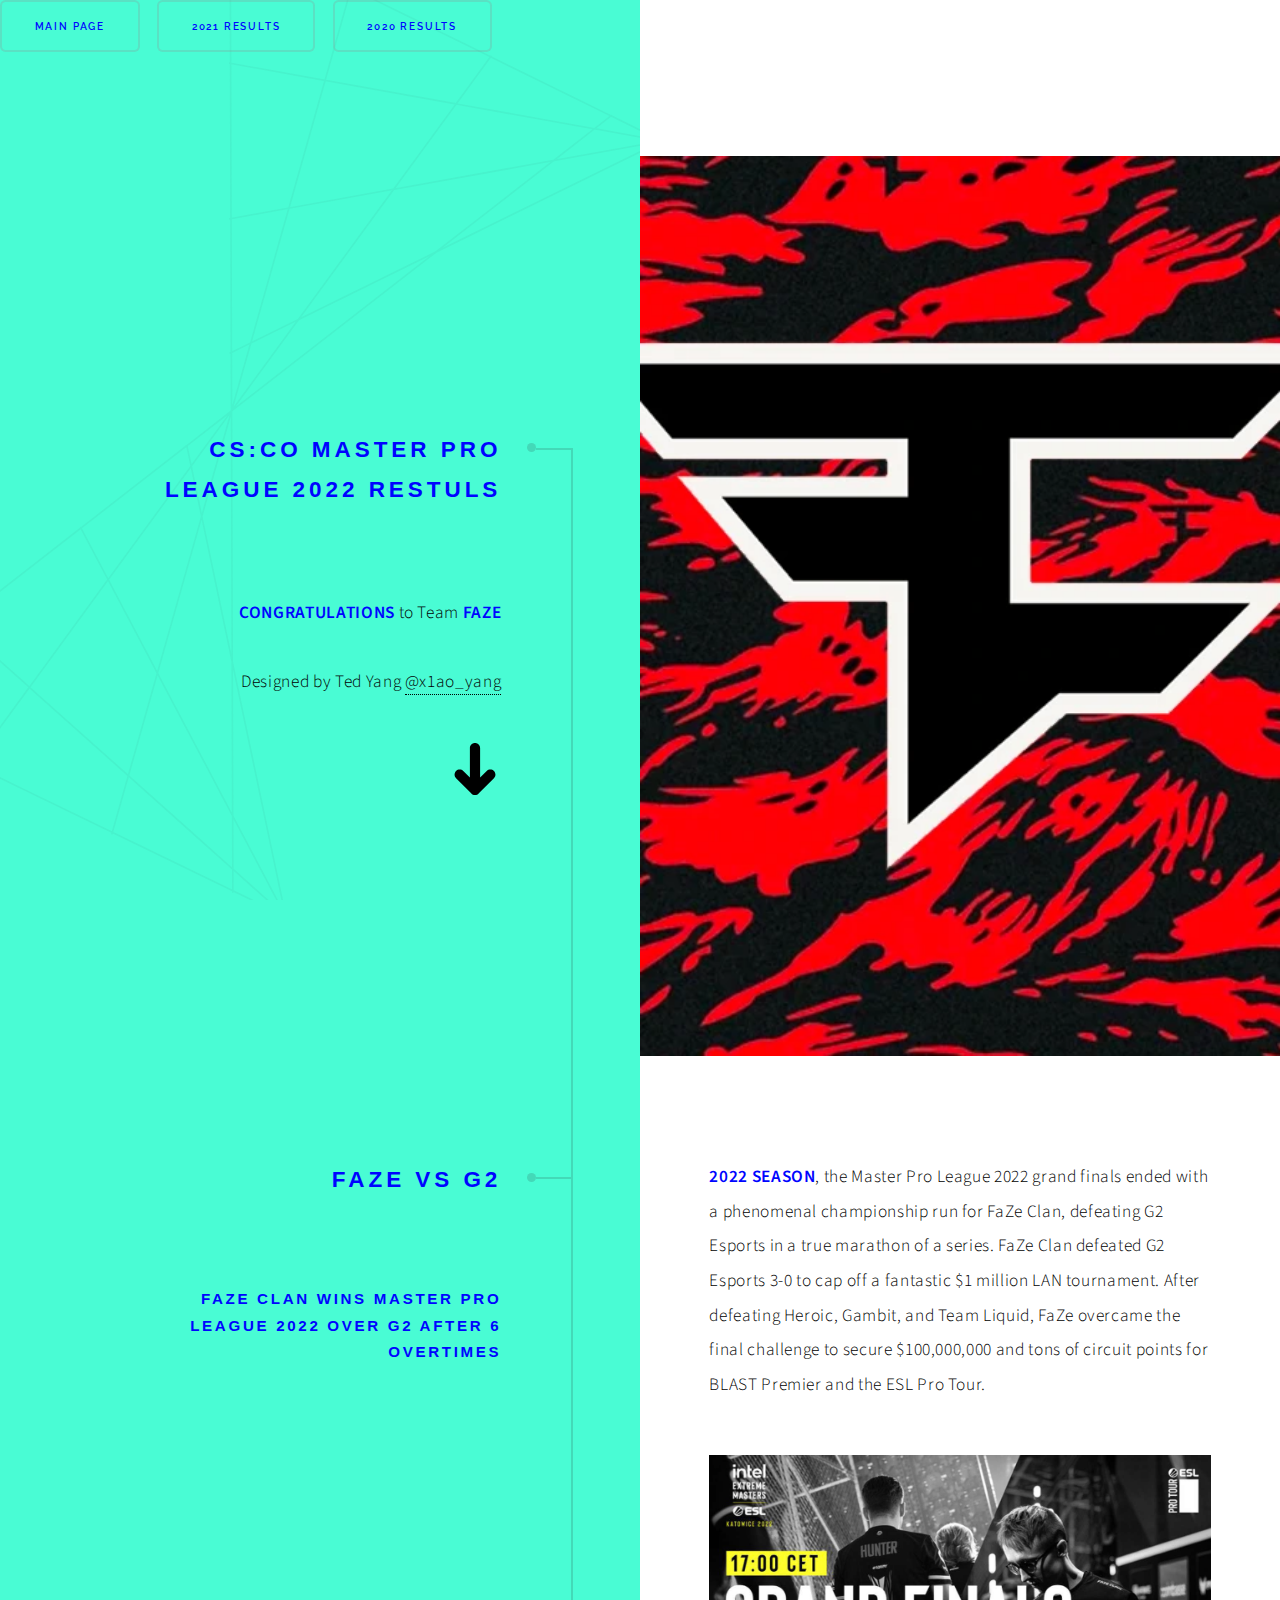
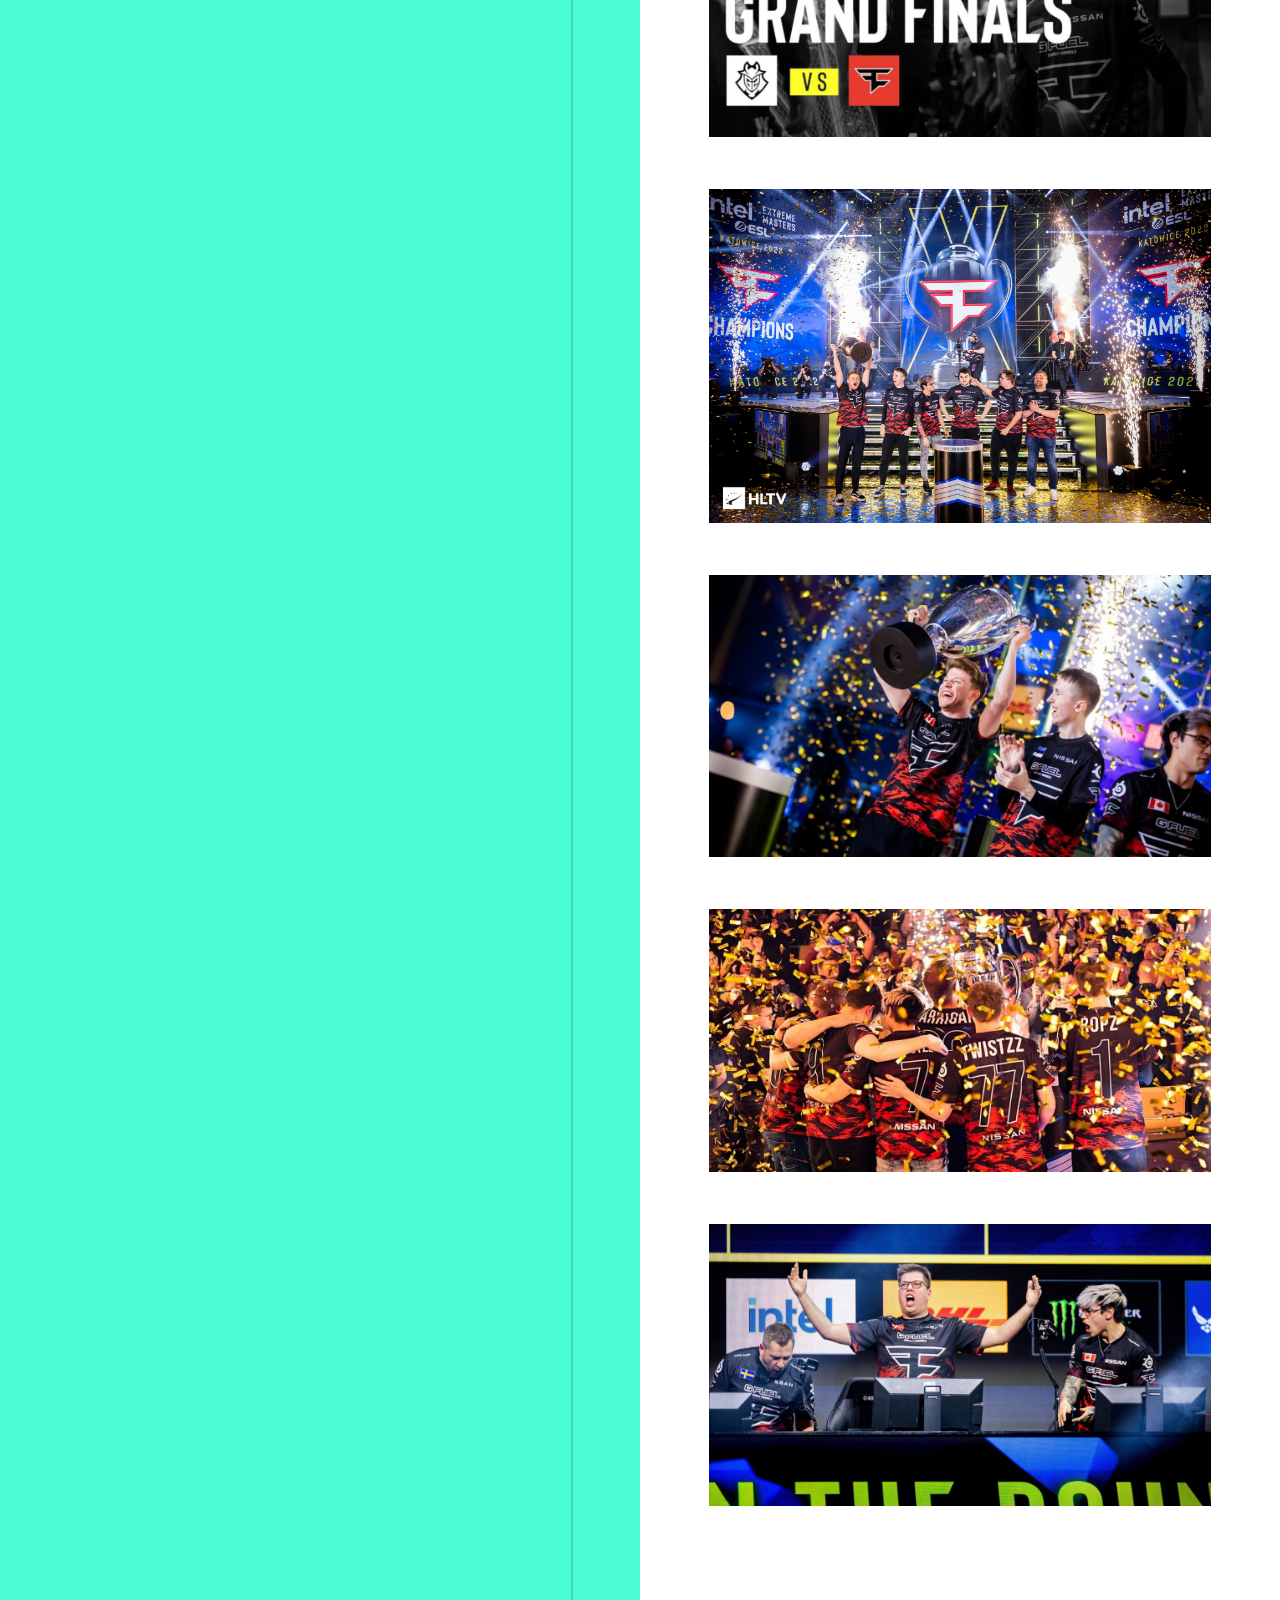
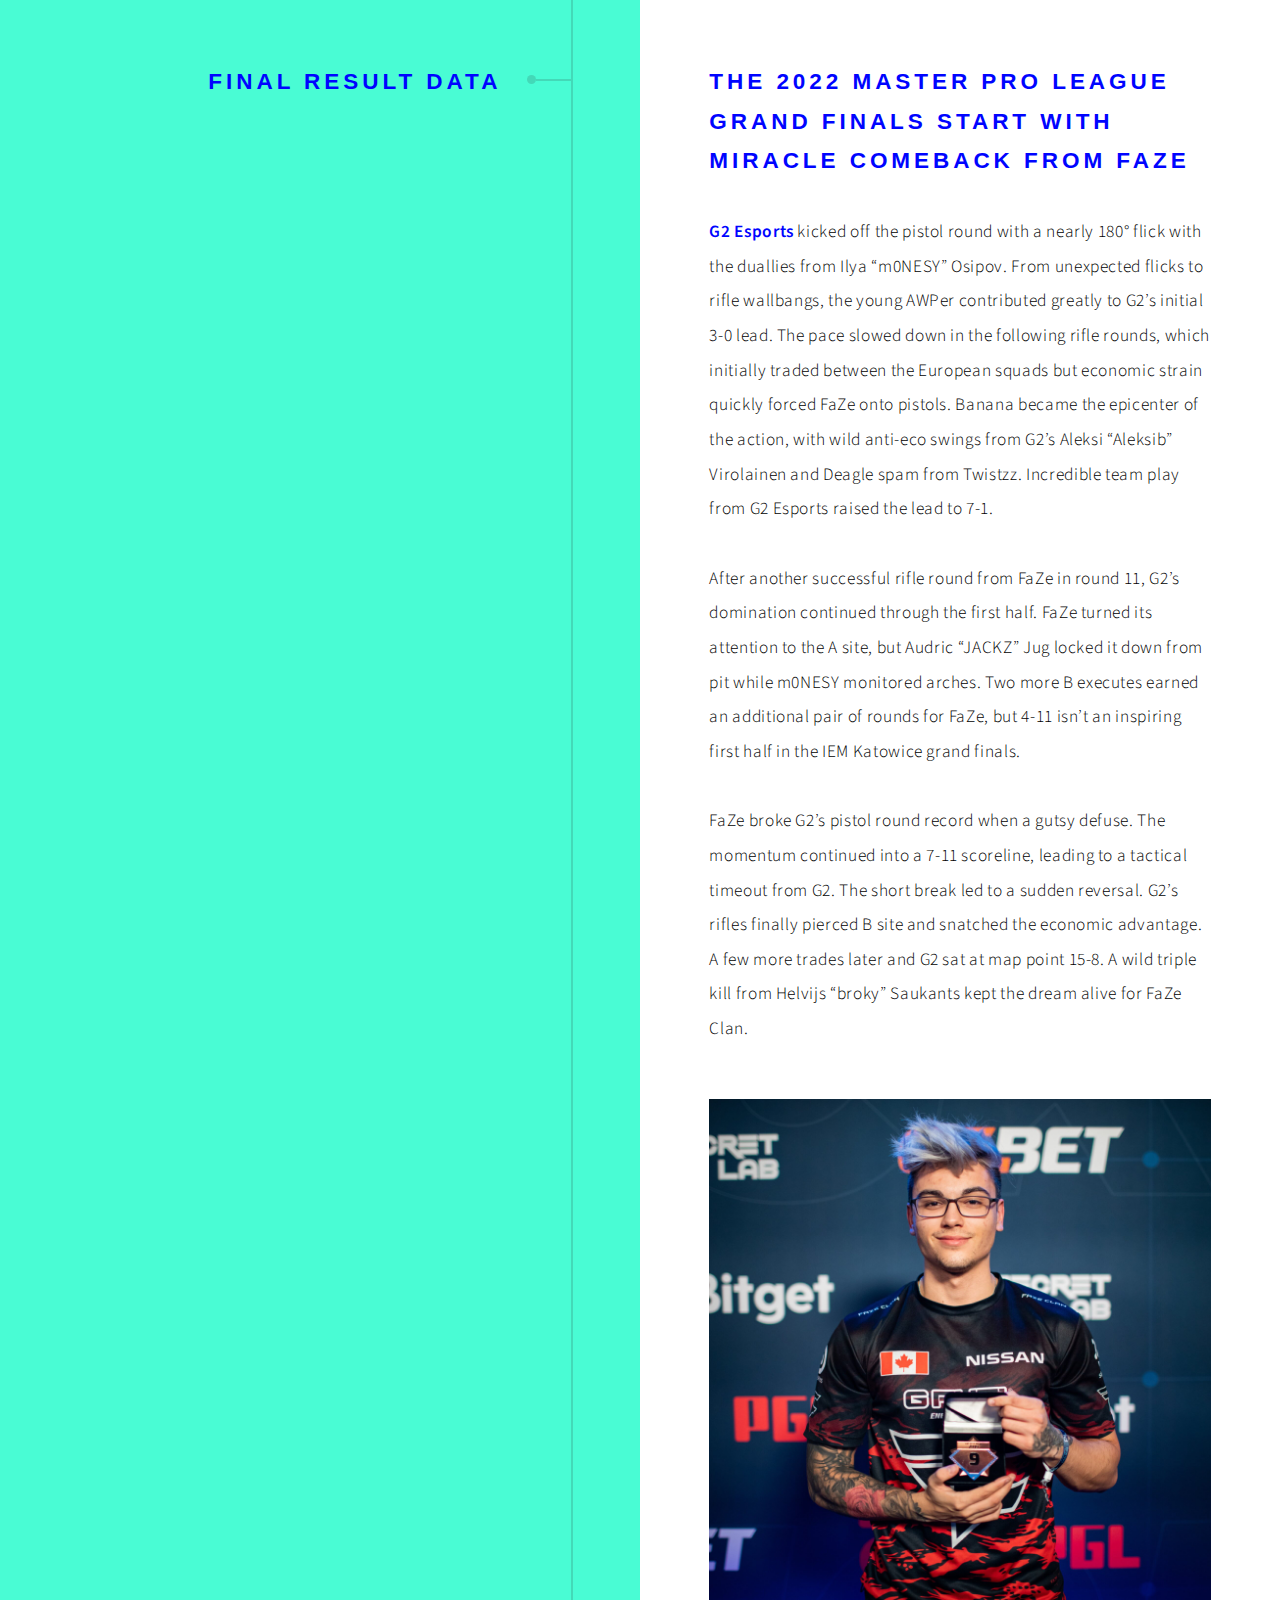
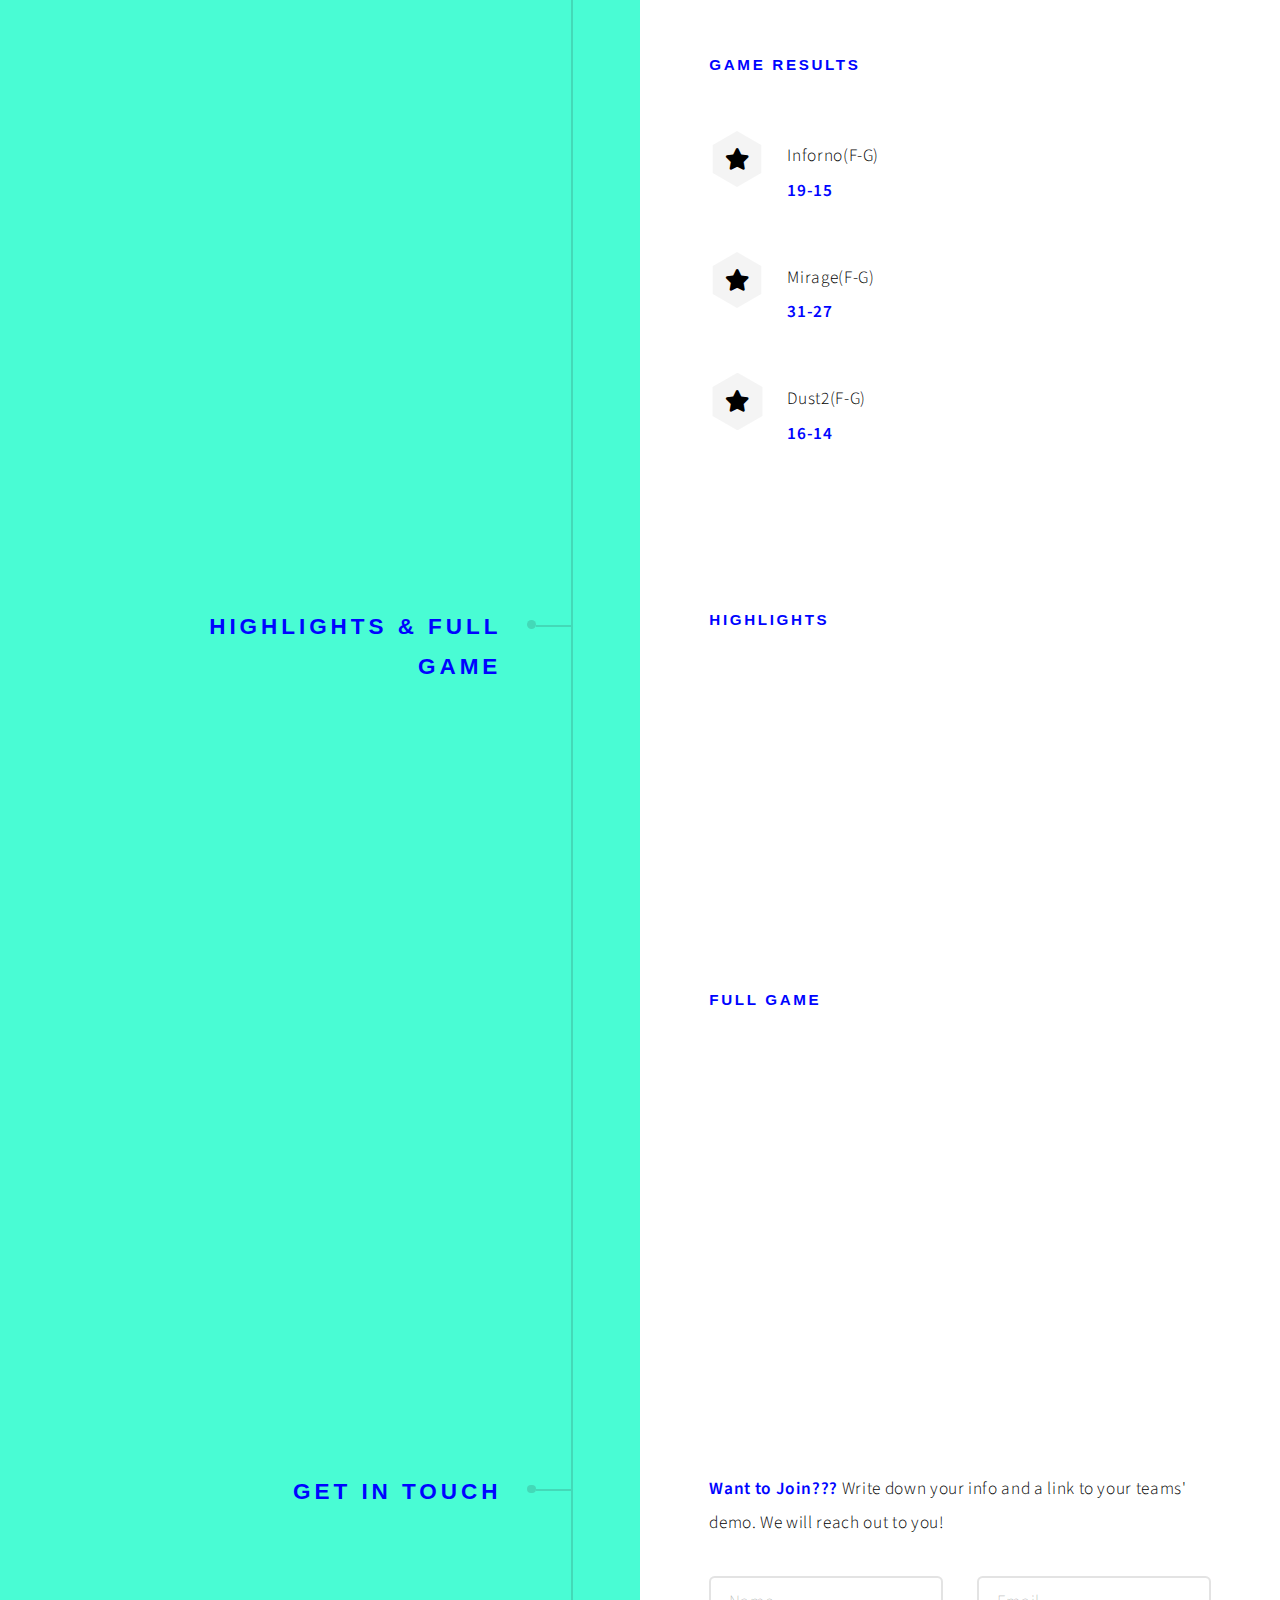
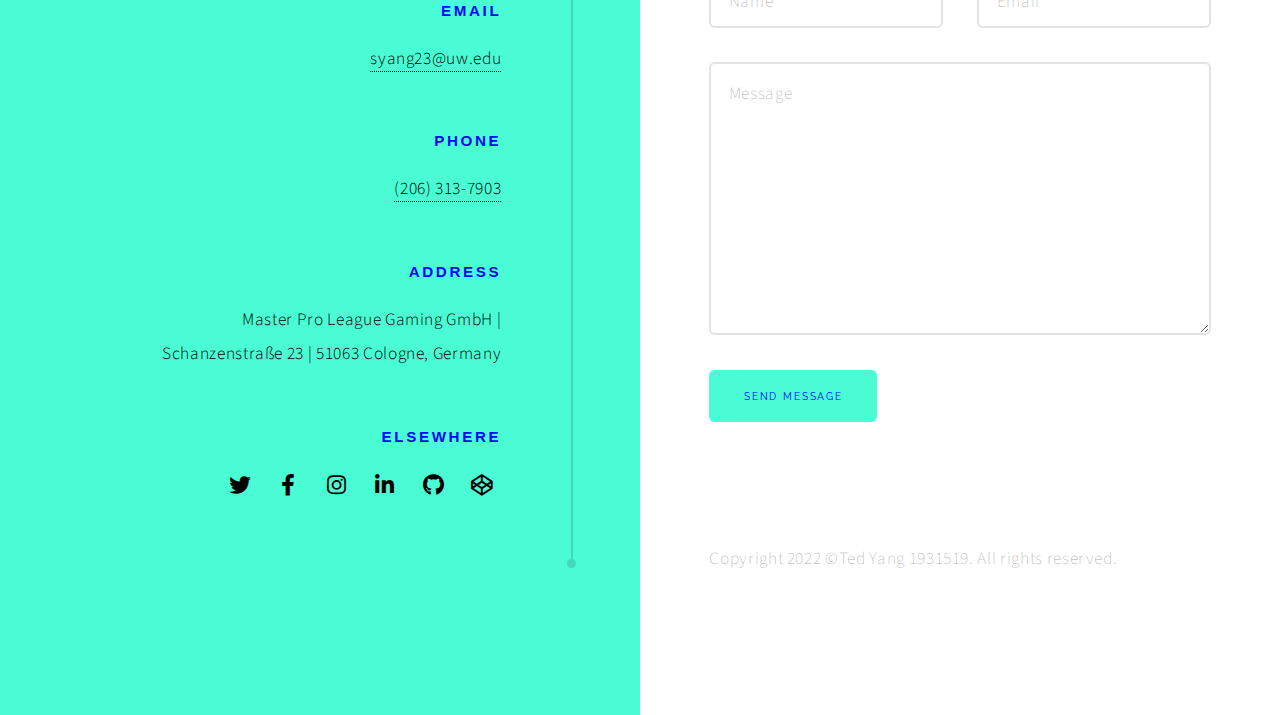
<file: 1.html>
<!DOCTYPE HTML>
<html>
	<head>
		<title>CS:CO MASTER PRO LEAGUE 2022 RESULTS</title>
		<meta charset="utf-8" />
		<meta name="viewport" content="width=device-width, initial-scale=1, user-scalable=no" />
		<meta name="description" content="" />
		<meta name="keywords" content="" />
		<link rel="stylesheet" href="assets/css/default.css" />
	</head>
	<body class="is-preload">

		<!-- Wrapper -->
			<div id="wrapper">

				<!-- Section -->
				<div class="content">
					<ul class="actions">
						<li><a href="myFunSite.html" class="button fit">Main Page</a></li>
						<li><a href="2.html" class="button fit">2021 Results</a></li>
						<li><a href="3.html" class="button primary:hover fit">2020 Results</a></li>
					</ul>
				</div>

								<!-- Intro -->
								<section class="intro">
									<header>
										<h2>CS:CO MASTER PRO LEAGUE 2022 RESTULS</h2>
										<p><strong>CONGRATULATIONS</strong> to Team <strong>FAZE</strong></p>
										<p>Designed by Ted Yang <a href="https://www.instagram.com/x1ao_yang/">@x1ao_yang</a></p>
										<ul class="actions">
											<li><a href="#first" class="arrow scrolly"><span class="label">Next</span></a></li>
										</ul>
									</header>
									<div class="content">
										<span class="image fill" data-position="center"><img src="images/fazeclan.png" alt="" /></span>
									</div>
								</section>
				
							<!-- Section -->
								<section id="first">
									<header>
										<h2>FAZE vs G2</h2>
										<h3>FaZe Clan wins Master Pro League 2022 over G2 after 6 overtimes</h3>
									</header>
									<div class="content">
										<p><strong>2022 SEASON</strong>, the Master Pro League 2022 grand finals ended with a phenomenal championship run for FaZe Clan, defeating G2 Esports in a true marathon of a series. FaZe Clan defeated G2 Esports 3-0 to cap off a fantastic $1 million LAN tournament. After defeating Heroic, Gambit, and Team Liquid, FaZe overcame the final challenge to secure $100,000,000 and tons of circuit points for BLAST Premier and the ESL Pro Tour.</p>
										<span class="image main"><img src="images/faze4.jpg" alt=""/></span>
										<span class="image main"><img src="images/faze5.jpg" alt=""/></span>
										<span class="image main"><img src="images/faze2.jpg" alt=""/></span>
										<span class="image main"><img src="images/faze1.jpg" alt=""/></span>
										<span class="image main"><img src="images/faze3.jpg" alt=""/></span>
									</div>
								</section>
				
							<!-- Section -->
								<section>
									<header>
										<h2>Final Result Data</h2>
									</header>
									<div class="content">
										<h2>The 2022 Master Pro League grand finals start with miracle comeback from FaZe</h2>
										<p><strong>G2 Esports</strong> kicked off the pistol round with a nearly 180° flick with the duallies from Ilya “m0NESY” Osipov. From unexpected flicks to rifle wallbangs, the young AWPer contributed greatly to G2’s initial 3-0 lead. The pace slowed down in the following rifle rounds, which initially traded between the European squads but economic strain quickly forced FaZe onto pistols. Banana became the epicenter of the action, with wild anti-eco swings from G2’s Aleksi “Aleksib” Virolainen and Deagle spam from Twistzz. Incredible team play from G2 Esports raised the lead to 7-1.</p>
										<p>After another successful rifle round from FaZe in round 11, G2’s domination continued through the first half. FaZe turned its attention to the A site, but Audric “JACKZ” Jug locked it down from pit while m0NESY monitored arches. Two more B executes earned an additional pair of rounds for FaZe, but 4-11 isn’t an inspiring first half in the IEM Katowice grand finals.</p>
										<p>FaZe broke G2’s pistol round record when a gutsy defuse. The momentum continued into a 7-11 scoreline, leading to a tactical timeout from G2. The short break led to a sudden reversal. G2’s rifles finally pierced B site and snatched the economic advantage. A few more trades later and G2 sat at map point 15-8. A wild triple kill from Helvijs “broky” Saukants kept the dream alive for FaZe Clan.</p>
										<span class="image main"><img src="images/twistzz.jpg" alt=""/></span>
										<strong><h3>Game Results</h3></strong>
											<ul class="feature-icons">
												<li class="icon solid fa-star">Inforno(F-G)<br/><strong>19-15</strong></li>
												<li class=""></li>
												<li class="icon solid fa-star">Mirage(F-G)<br/><strong>31-27</strong></li>
												<li class=""></li>
												<li class="icon solid fa-star">Dust2(F-G)<br/><strong>16-14</strong></li>
											</ul>
									</div>
								</section>
				
							<!-- Section -->
								<section>
									<header>
										<h2>Highlights & Full Game</h2>
									</header>
									<div class="content">
										<h3>Highlights</h3>
										<iframe width="560" height="315" src="https://www.youtube.com/embed/zZqitcGmqPc" title="YouTube video player" frameborder="0" allow="accelerometer; autoplay; clipboard-write; encrypted-media; gyroscope; picture-in-picture" allowfullscreen></iframe>
				
										<h3>Full Game</h3>
										<iframe width="560" height="315" src="https://www.youtube.com/embed/zHPlaqcudVI" title="YouTube video player" frameborder="0" allow="accelerometer; autoplay; clipboard-write; encrypted-media; gyroscope; picture-in-picture" allowfullscreen></iframe>
				
									</div>
								</section>
				
							<!-- Elements -->
							<!--
								<section>
									<header>
										<h2>Elements</h2>
									</header>
									<div class="content">
				
										<section>
											<header>
												<h3>Text</h3>
											</header>
											<div class="content">
												<p>This is <b>bold</b> and this is <strong>strong</strong>. This is <i>italic</i> and this is <em>emphasized</em>.
												This is <sup>superscript</sup> text and this is <sub>subscript</sub> text.
												This is <u>underlined</u> and this is code: <code>for (;;) { ... }</code>. Finally, <a href="#">this is a link</a>.</p>
												<hr />
												<h2>Heading Level 2</h2>
												<h3>Heading Level 3</h3>
												<h4>Heading Level 4</h4>
												<h5>Heading Level 5</h5>
												<hr />
												<h5>Blockquote</h5>
												<blockquote>Fringilla nisl. Donec accumsan interdum nisi, quis tincidunt felis sagittis eget tempus euismod. Vestibulum ante ipsum primis in faucibus vestibulum. Blandit adipiscing eu felis iaculis volutpat ac adipiscing accumsan faucibus. Vestibulum ante ipsum primis in faucibus lorem ipsum dolor sit amet nullam adipiscing eu felis.</blockquote>
												<h5>Preformatted</h5>
												<pre><code>i = 0;
				
				while (!deck.isInOrder()) {
				print 'Iteration ' + i;
				deck.shuffle();
				i++;
				}
				
				print 'Sorted in ' + i + ' iterations.';</code></pre>
											</div>
										</section>
				
										<section>
											<header>
												<h3>Lists</h3>
											</header>
											<div class="content">
				
												<h4>Unordered</h4>
												<ul>
													<li>Dolor pulvinar etiam.</li>
													<li>Sagittis adipiscing.</li>
													<li>Felis enim feugiat.</li>
												</ul>
				
												<h4>Alternate</h4>
												<ul class="alt">
													<li>Dolor pulvinar etiam.</li>
													<li>Sagittis adipiscing.</li>
													<li>Felis enim feugiat.</li>
												</ul>
				
												<h4>Ordered</h4>
												<ol>
													<li>Dolor pulvinar etiam.</li>
													<li>Etiam vel felis viverra.</li>
													<li>Felis enim feugiat.</li>
													<li>Dolor pulvinar etiam.</li>
													<li>Etiam vel felis lorem.</li>
													<li>Felis enim et feugiat.</li>
												</ol>
												<h4>Icons</h4>
												<ul class="icons">
													<li><a href="#" class="icon brands fa-twitter"><span class="label">Twitter</span></a></li>
													<li><a href="#" class="icon brands fa-facebook-f"><span class="label">Facebook</span></a></li>
													<li><a href="#" class="icon brands fa-instagram"><span class="label">Instagram</span></a></li>
													<li><a href="#" class="icon brands fa-github"><span class="label">Github</span></a></li>
												</ul>
				
												<h4>Actions</h4>
												<ul class="actions">
													<li><a href="#" class="button primary">Default</a></li>
													<li><a href="#" class="button">Default</a></li>
												</ul>
												<ul class="actions stacked">
													<li><a href="#" class="button primary">Default</a></li>
													<li><a href="#" class="button">Default</a></li>
												</ul>
											</div>
										</section>
				
										<section>
											<header>
												<h3>Table</h3>
											</header>
											<div class="content">
												<h4>Default</h4>
												<div class="table-wrapper">
													<table>
														<thead>
															<tr>
																<th>Name</th>
																<th>Description</th>
																<th>Price</th>
															</tr>
														</thead>
														<tbody>
															<tr>
																<td>Item One</td>
																<td>Ante turpis integer aliquet porttitor.</td>
																<td>29.99</td>
															</tr>
															<tr>
																<td>Item Two</td>
																<td>Vis ac commodo adipiscing arcu aliquet.</td>
																<td>19.99</td>
															</tr>
															<tr>
																<td>Item Three</td>
																<td> Morbi faucibus arcu accumsan lorem.</td>
																<td>29.99</td>
															</tr>
															<tr>
																<td>Item Four</td>
																<td>Vitae integer tempus condimentum.</td>
																<td>19.99</td>
															</tr>
															<tr>
																<td>Item Five</td>
																<td>Ante turpis integer aliquet porttitor.</td>
																<td>29.99</td>
															</tr>
														</tbody>
														<tfoot>
															<tr>
																<td colspan="2"></td>
																<td>100.00</td>
															</tr>
														</tfoot>
													</table>
												</div>
				
												<h4>Alternate</h4>
												<div class="table-wrapper">
													<table class="alt">
														<thead>
															<tr>
																<th>Name</th>
																<th>Description</th>
																<th>Price</th>
															</tr>
														</thead>
														<tbody>
															<tr>
																<td>Item One</td>
																<td>Ante turpis integer aliquet porttitor.</td>
																<td>29.99</td>
															</tr>
															<tr>
																<td>Item Two</td>
																<td>Vis ac commodo adipiscing arcu aliquet.</td>
																<td>19.99</td>
															</tr>
															<tr>
																<td>Item Three</td>
																<td> Morbi faucibus arcu accumsan lorem.</td>
																<td>29.99</td>
															</tr>
															<tr>
																<td>Item Four</td>
																<td>Vitae integer tempus condimentum.</td>
																<td>19.99</td>
															</tr>
															<tr>
																<td>Item Five</td>
																<td>Ante turpis integer aliquet porttitor.</td>
																<td>29.99</td>
															</tr>
														</tbody>
														<tfoot>
															<tr>
																<td colspan="2"></td>
																<td>100.00</td>
															</tr>
														</tfoot>
													</table>
												</div>
											</div>
										</section>
				
										<section>
											<header>
												<h3>Buttons</h3>
											</header>
											<div class="content">
												<ul class="actions">
													<li><a href="#" class="button primary">Primary</a></li>
													<li><a href="#" class="button">Default</a></li>
												</ul>
												<ul class="actions">
													<li><a href="#" class="button large">Large</a></li>
													<li><a href="#" class="button">Default</a></li>
													<li><a href="#" class="button small">Small</a></li>
												</ul>
												<ul class="actions">
													<li><a href="#" class="button primary icon solid fa-download">Icon</a></li>
													<li><a href="#" class="button icon solid fa-download">Icon</a></li>
												</ul>
												<ul class="actions">
													<li><span class="button primary disabled">Disabled</span></li>
													<li><span class="button disabled">Disabled</span></li>
												</ul>
											</div>
										</section>
				
										<section>
											<header>
												<h3>Form</h3>
											</header>
											<div class="content">
												<form method="post" action="#">
													<div class="fields">
														<div class="field half">
															<label for="demo-name">Name</label>
															<input type="text" name="demo-name" id="demo-name" value="" placeholder="Jane Doe" />
														</div>
														<div class="field half">
															<label for="demo-email">Email</label>
															<input type="email" name="demo-email" id="demo-email" value="" placeholder="jane@untitled.tld" />
														</div>
														<div class="field">
															<label for="demo-category">Category</label>
															<select name="demo-category" id="demo-category">
																<option value="">-</option>
																<option value="1">Manufacturing</option>
																<option value="1">Shipping</option>
																<option value="1">Administration</option>
																<option value="1">Human Resources</option>
															</select>
														</div>
														<div class="field half">
															<input type="radio" id="demo-priority-low" name="demo-priority" checked>
															<label for="demo-priority-low">Low</label>
														</div>
														<div class="field half">
															<input type="radio" id="demo-priority-high" name="demo-priority">
															<label for="demo-priority-high">High</label>
														</div>
														<div class="field half">
															<input type="checkbox" id="demo-copy" name="demo-copy">
															<label for="demo-copy">Email me a copy</label>
														</div>
														<div class="field half">
															<input type="checkbox" id="demo-human" name="demo-human" checked>
															<label for="demo-human">Not a robot</label>
														</div>
														<div class="field">
															<label for="demo-message">Message</label>
															<textarea name="demo-message" id="demo-message" placeholder="Enter your message" rows="6"></textarea>
														</div>
													</div>
													<ul class="actions">
														<li><input type="submit" value="Send Message" class="primary" /></li>
														<li><input type="reset" value="Reset" /></li>
													</ul>
												</form>
											</div>
										</section>
				
									</div>
								</section>
							-->
				
							<!-- Section -->
								<section>
									<header>
										<h2>Get in touch</h2>
									</header>
									<div class="content">
										<p><strong>Want to Join???</strong> Write down your info and a link to your teams' demo. We will reach out to you!</p>
										<form>
											<div class="fields">
												<div class="field half">
													<input type="text" name="name" id="name" placeholder="Name" />
												</div>
												<div class="field half">
													<input type="email" name="email" id="email" placeholder="Email" />
												</div>
												<div class="field">
													<textarea name="message" id="message" placeholder="Message" rows="7"></textarea>
												</div>
											</div>
											<ul class="actions">
												<li><input type="submit" value="Send Message" class="button primary" /></li>
											</ul>
										</form>
									</div>
									<footer>
										<ul class="items">
											<li>
												<h3>Email</h3>
												<a href="#">syang23@uw.edu</a>
											</li>
											<li>
												<h3>Phone</h3>
												<a href="#">(206) 313-7903</a>
											</li>
											<li>
												<h3>Address</h3>
												<span>Master Pro League Gaming GmbH | Schanzenstraße 23 | 51063 Cologne, Germany</span>
											</li>
											<li>
												<h3>Elsewhere</h3>
												<ul class="icons">
													<li><a href="https://www.instagram.com/x1ao_yang/" class="icon brands fa-twitter"><span class="label">Twitter</span></a></li>
													<li><a href="https://www.instagram.com/x1ao_yang/" class="icon brands fa-facebook-f"><span class="label">Facebook</span></a></li>
													<li><a href="https://www.instagram.com/x1ao_yang/" class="icon brands fa-instagram"><span class="label">Instagram</span></a></li>
													<li><a href="https://www.instagram.com/x1ao_yang/" class="icon brands fa-linkedin-in"><span class="label">LinkedIn</span></a></li>
													<li><a href="https://www.instagram.com/x1ao_yang/" class="icon brands fa-github"><span class="label">GitHub</span></a></li>
													<li><a href="https://www.instagram.com/x1ao_yang/" class="icon brands fa-codepen"><span class="label">Codepen</span></a></li>
												</ul>
											</li>
										</ul>
									</footer>
								</section>
				
							<!-- Copyright -->
								<div class="copyright">Copyright 2022 &copy;Ted Yang 1931519. All rights reserved</a>.</div>
				
						</div>
				
					<!-- Scripts -->
						<script src="assets/js/jquery.min.js"></script>
						<script src="assets/js/jquery.scrolly.min.js"></script>
						<script src="assets/js/browser.min.js"></script>
						<script src="assets/js/breakpoints.min.js"></script>
						<script src="assets/js/util.js"></script>
						<script src="assets/js/main.js"></script>
				
				</body>
				</html>
</file>
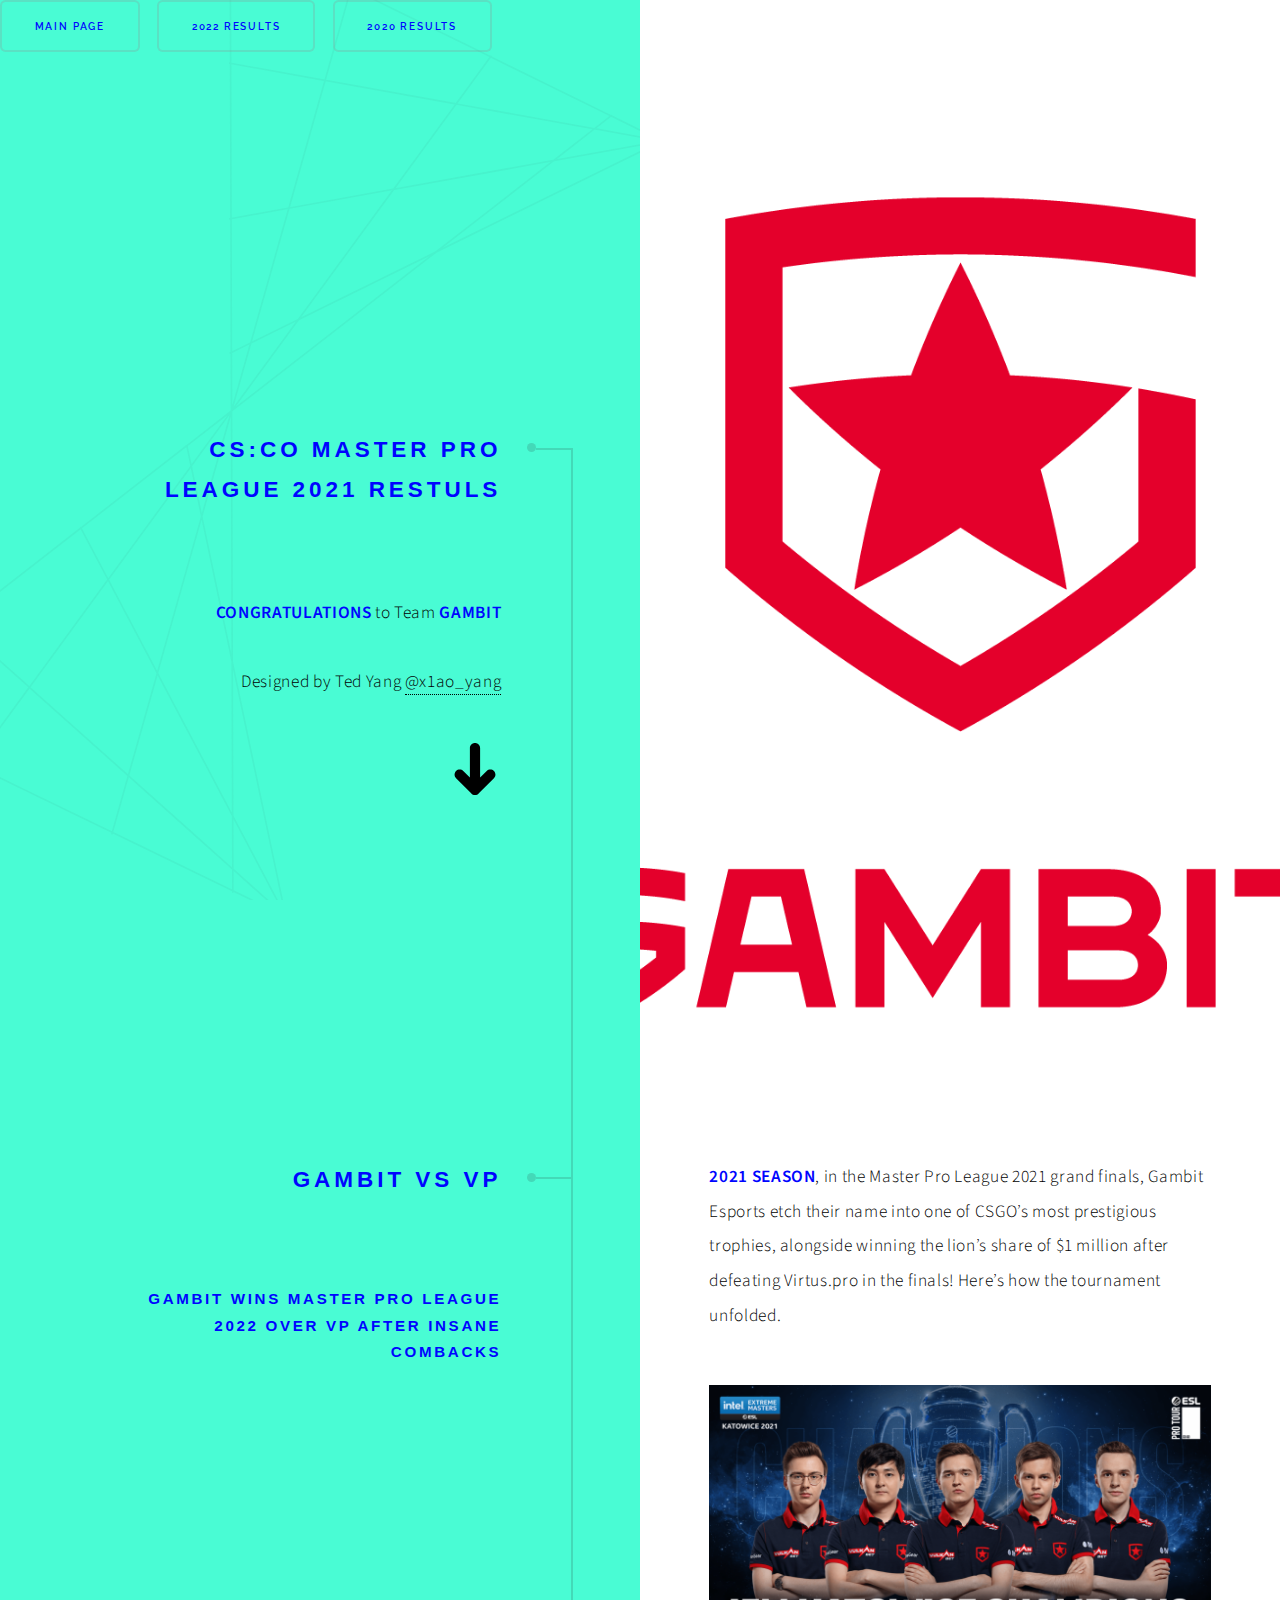
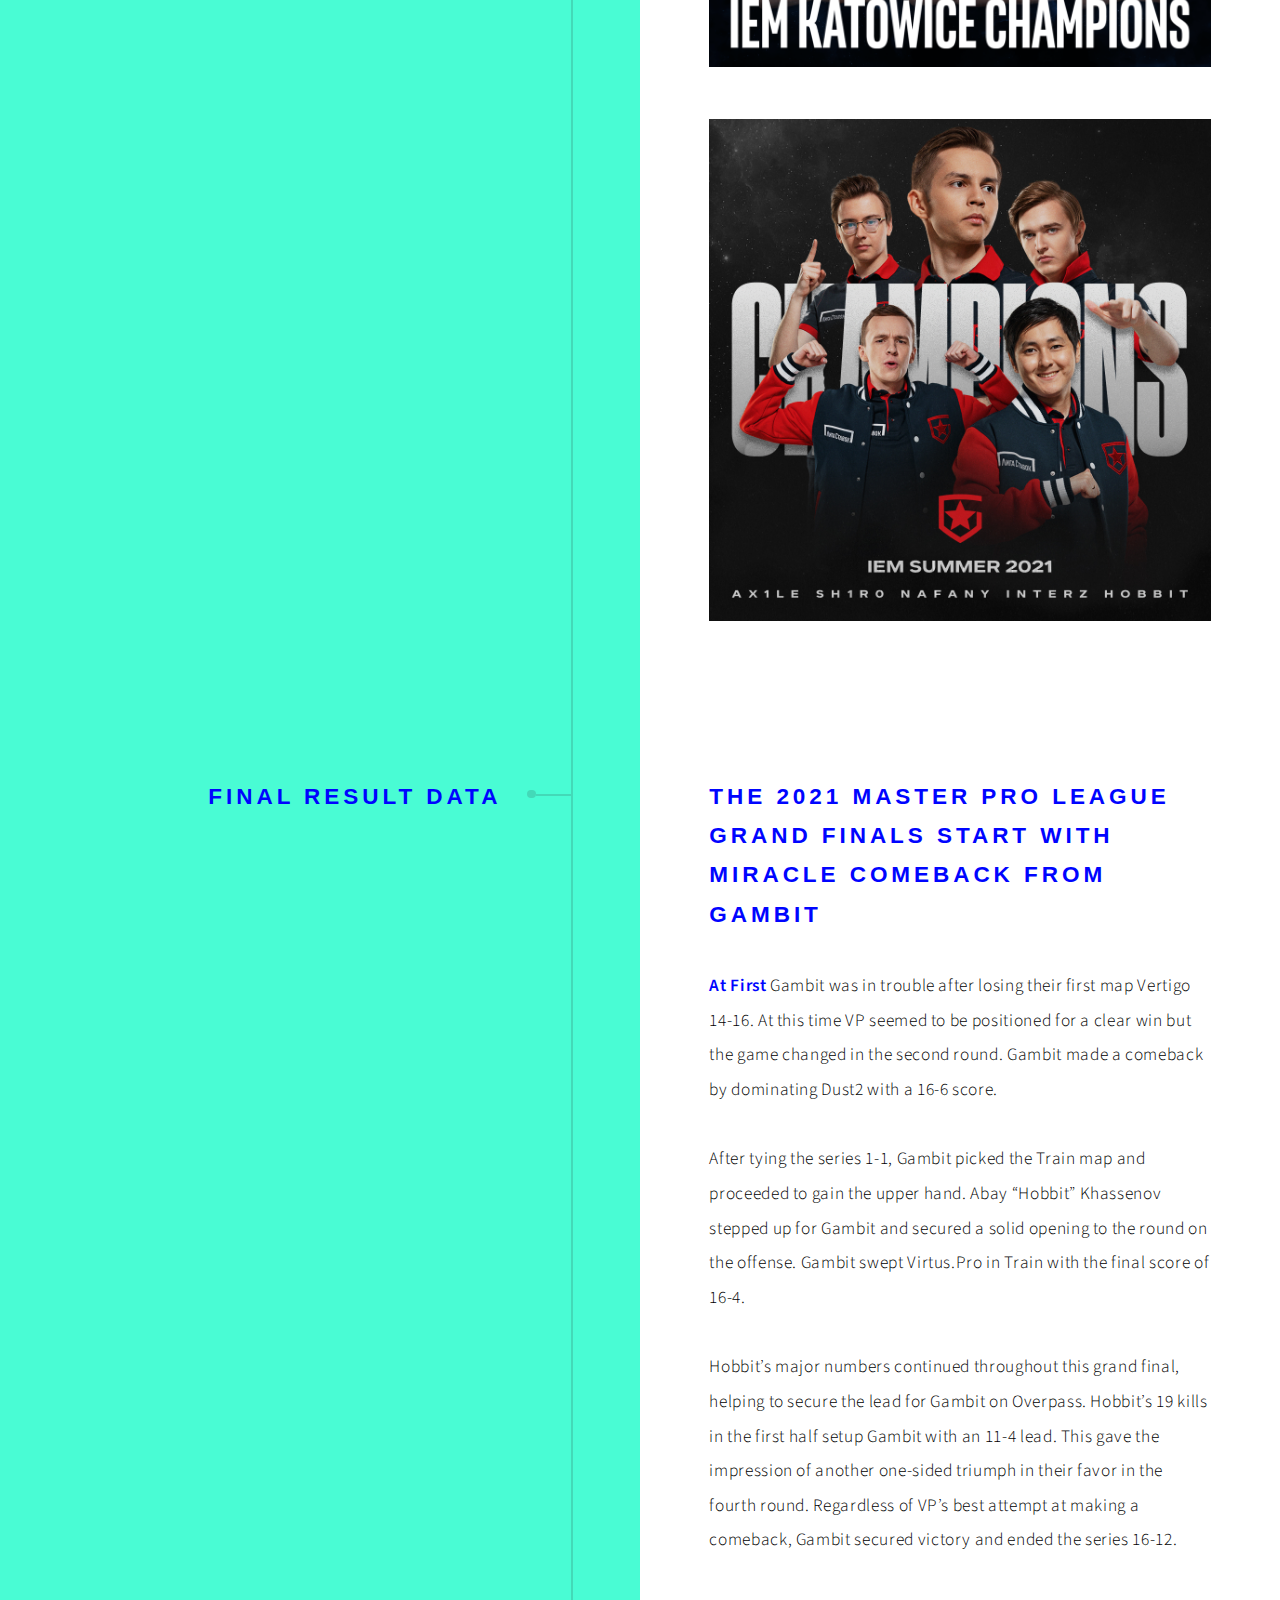
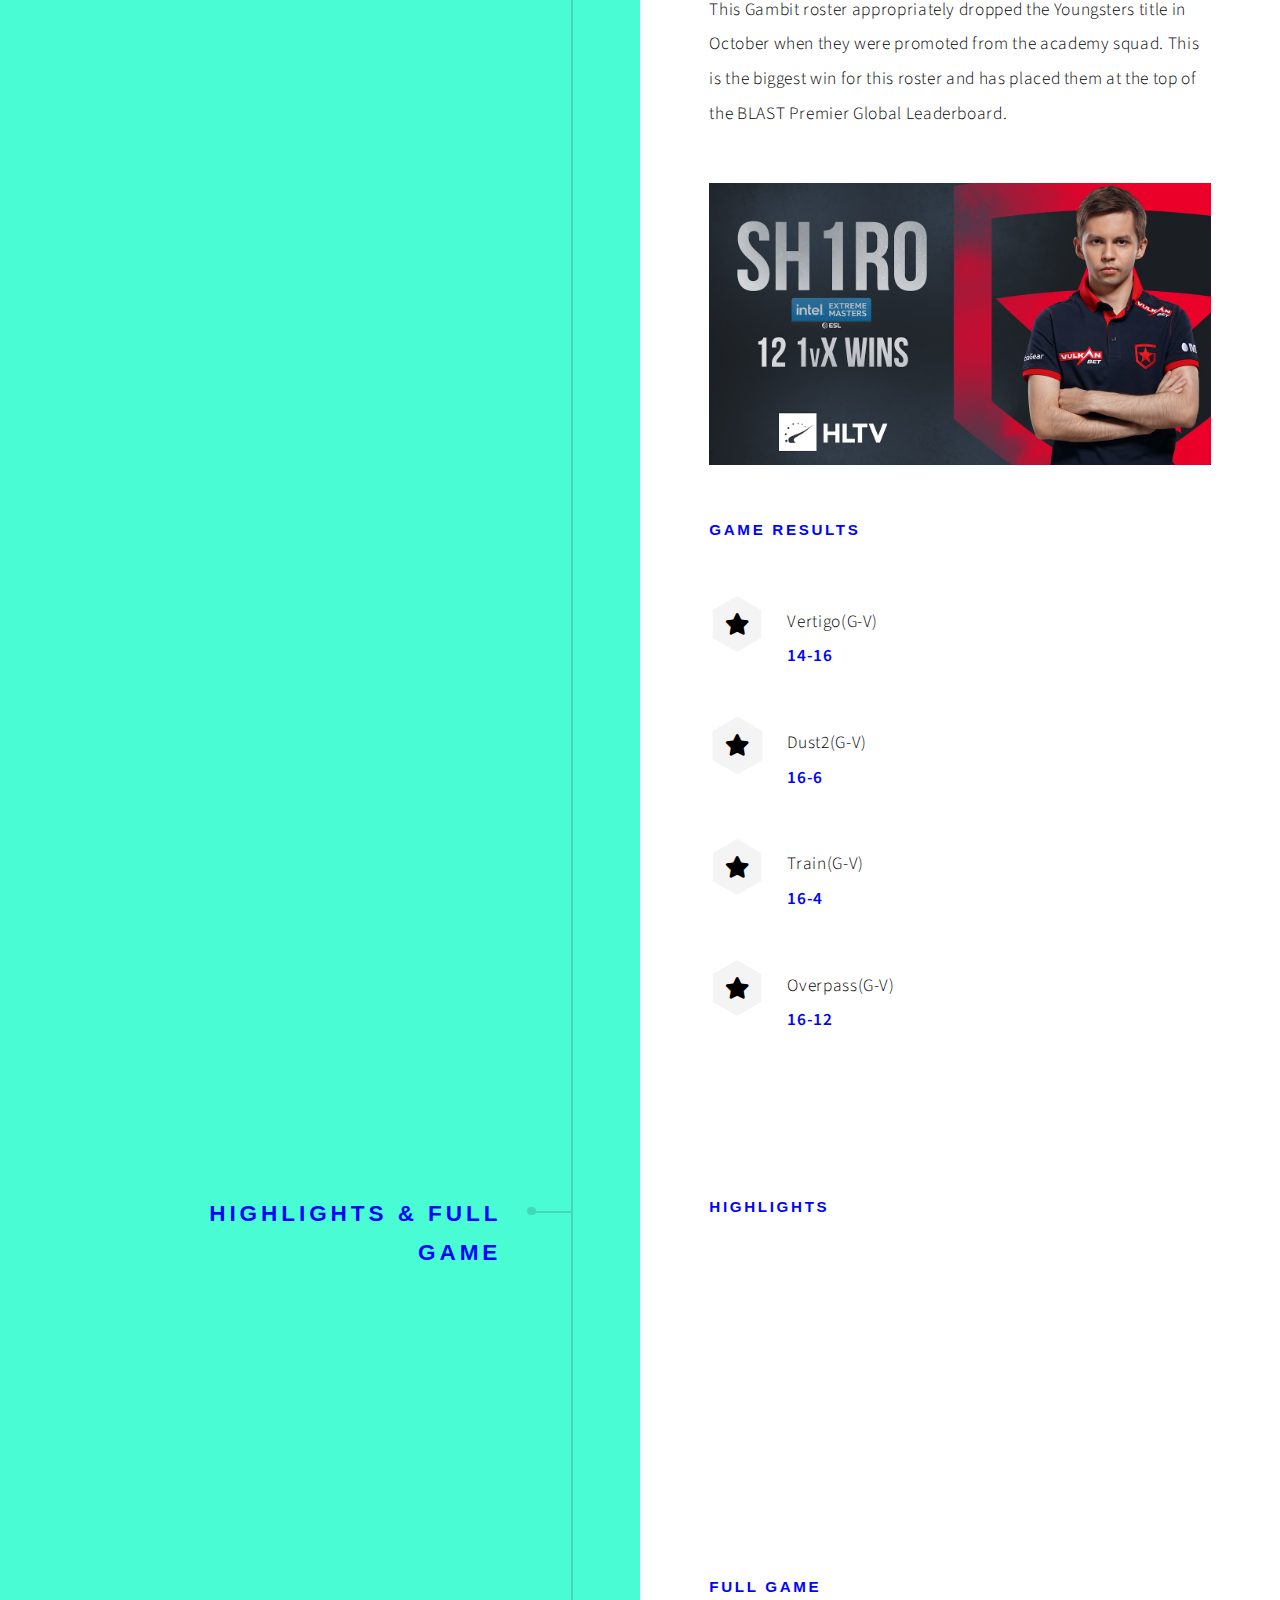
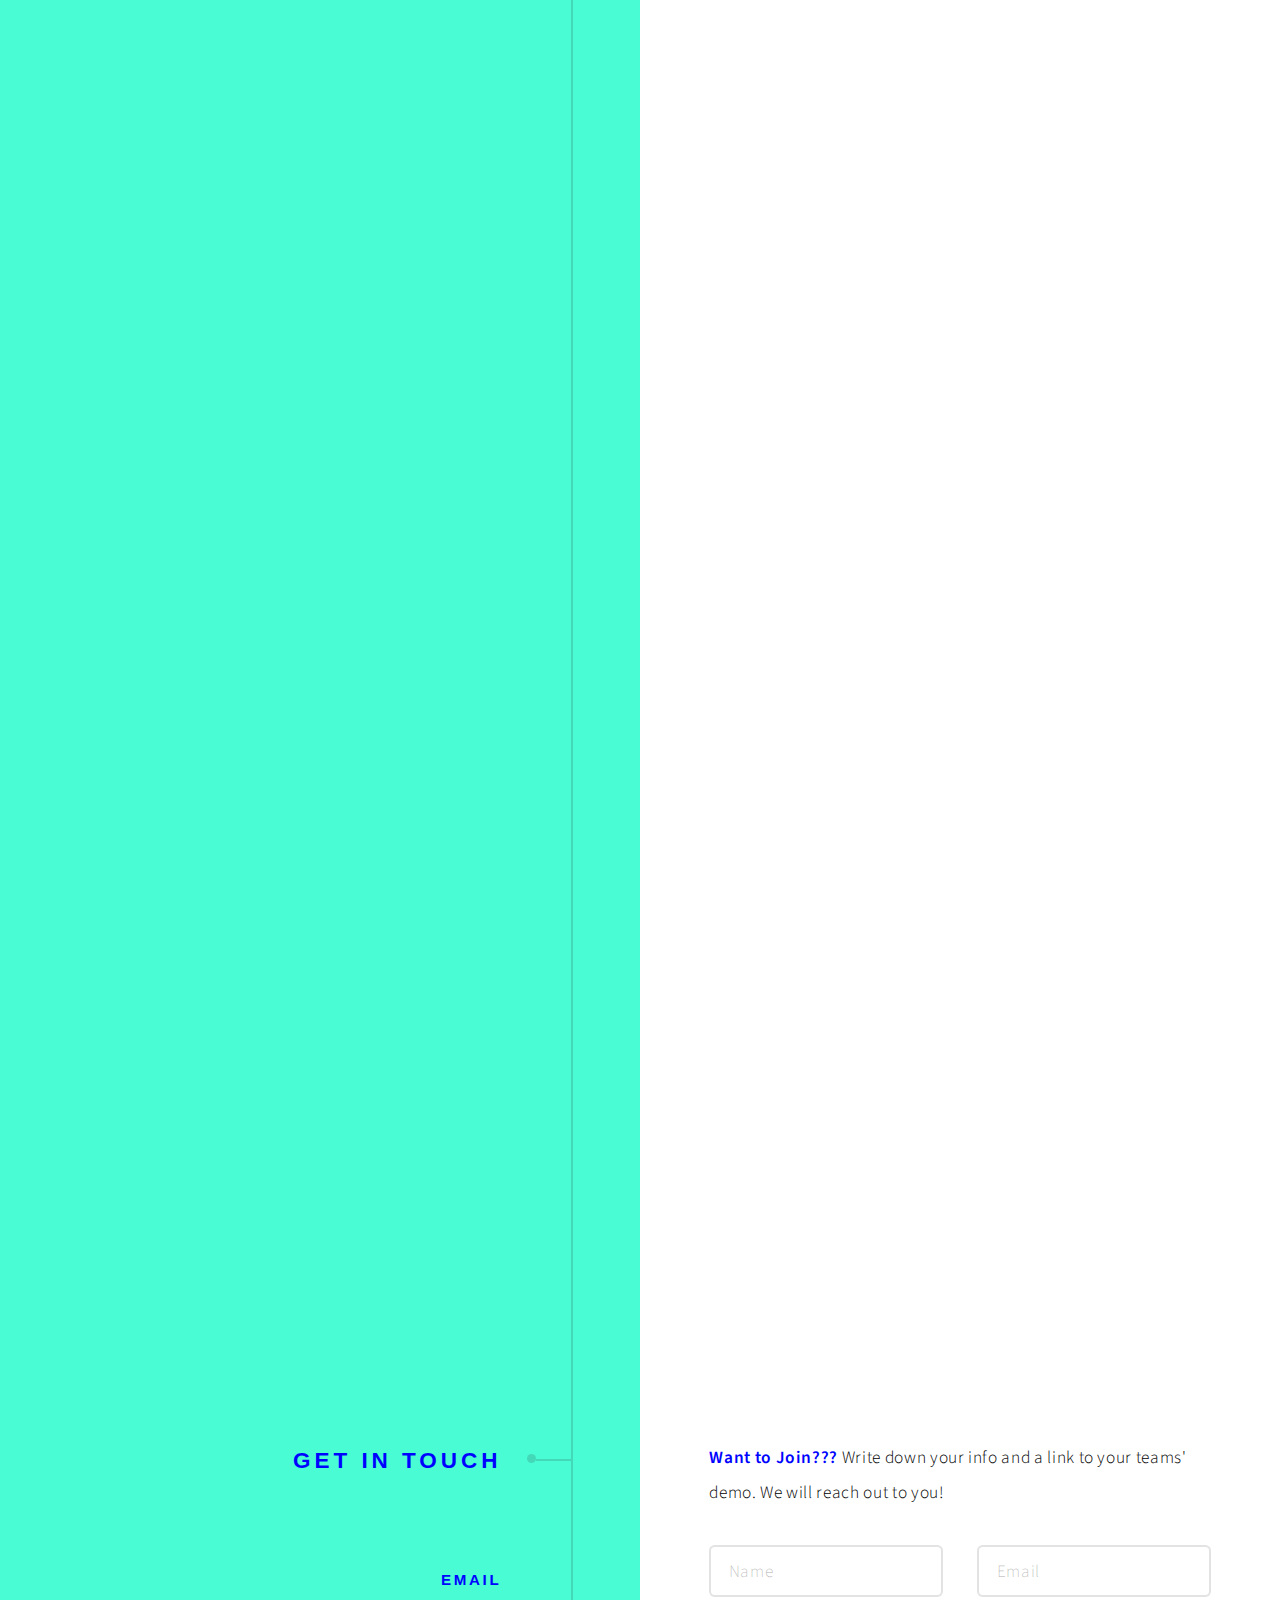
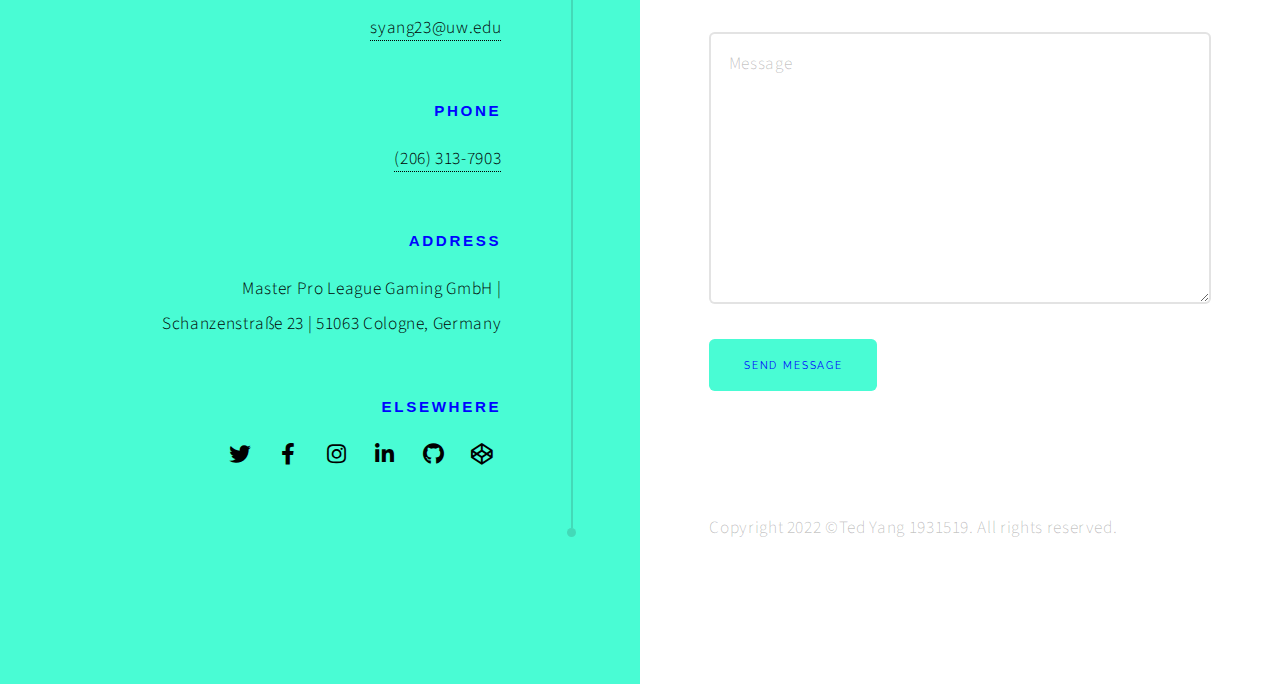
<file: 2.html>
<!DOCTYPE HTML>
<html>
	<head>
		<title>CS:CO MASTER PRO LEAGUE 2021 RESULTS</title>
		<meta charset="utf-8" />
		<meta name="viewport" content="width=device-width, initial-scale=1, user-scalable=no" />
		<meta name="description" content="" />
		<meta name="keywords" content="" />
		<link rel="stylesheet" href="assets/css/default.css" />
	</head>
	<body class="is-preload">

		<!-- Wrapper -->
			<div id="wrapper">

				<!-- Section -->
				<div class="content">
					<ul class="actions">
						<li><a href="myFunSite.html" class="button fit">Main Page</a></li>
						<li><a href="1.html" class="button fit">2022 Results</a></li>
						<li><a href="3.html" class="button primary:hover fit">2020 Results</a></li>
					</ul>
				</div>


<!-- Intro -->
<section class="intro">
	<header>
		<h2>CS:CO MASTER PRO LEAGUE 2021 RESTULS</h2>
		<p><strong>CONGRATULATIONS</strong> to Team <strong>GAMBIT</strong></p>
		<p>Designed by Ted Yang <a href="https://www.instagram.com/x1ao_yang/">@x1ao_yang</a></p>
		<ul class="actions">
			<li><a href="#first" class="arrow scrolly"><span class="label">Next</span></a></li>
		</ul>
	</header>
	<div class="content">
		<span class="image fill" data-position="center"><img src="images/gambit logo.png" alt="" /></span>
	</div>
</section>

<!-- Section -->
<section id="first">
	<header>
		<h2>GAMBIT vs VP</h2>
		<h3>GAMBIT wins Master Pro League 2022 over VP after insane combacks</h3>
	</header>
	<div class="content">
		<p><strong>2021 SEASON</strong>, in the Master Pro League 2021 grand finals, Gambit Esports etch their name into one of CSGO’s most prestigious trophies, alongside winning the lion’s share of $1 million after defeating Virtus.pro in the finals! Here’s how the tournament unfolded.</p>
		<span class="image main"><img src="images/gambit1.png" alt=""/></span>
		<span class="image main"><img src="images/gambit3.jpg" alt=""/></span>
	</div>
</section>

<!-- Section -->
<section>
	<header>
		<h2>Final Result Data</h2>
	</header>
	<div class="content">
		<h2>The 2021 Master Pro League grand finals start with miracle comeback from GAMBIT</h2>
		<p><strong>At First</strong> Gambit was in trouble after losing their first map Vertigo 14-16. At this time VP seemed to be positioned for a clear win but the game changed in the second round. Gambit made a comeback by dominating Dust2 with a 16-6 score.</p>
		<p>After tying the series 1-1, Gambit picked the Train map and proceeded to gain the upper hand. Abay “Hobbit” Khassenov stepped up for Gambit and secured a solid opening to the round on the offense. Gambit swept Virtus.Pro in Train with the final score of 16-4.</p>
		<p>Hobbit’s major numbers continued throughout this grand final, helping to secure the lead for Gambit on Overpass. Hobbit’s 19 kills in the first half setup Gambit with an 11-4 lead. This gave the impression of another one-sided triumph in their favor in the fourth round. Regardless of VP’s best attempt at making a comeback, Gambit secured victory and ended the series 16-12.</p>
		<p>This Gambit roster appropriately dropped the Youngsters title in October when they were promoted from the academy squad. This is the biggest win for this roster and has placed them at the top of the BLAST Premier Global Leaderboard.</p>
		<span class="image main"><img src="images/sh1ro.jpg" alt=""/></span>
		<strong><h3>Game Results</h3></strong>
			<ul class="feature-icons">
				<li class="icon solid fa-star">Vertigo(G-V)<br/><strong>14-16</strong></li>
				<li class=""></li>
				<li class="icon solid fa-star">Dust2(G-V)<br/><strong>16-6</strong></li>
				<li class=""></li>
				<li class="icon solid fa-star">Train(G-V)<br/><strong>16-4</strong></li>
				<li class=""></li>
				<li class="icon solid fa-star">Overpass(G-V)<br/><strong>16-12</strong></li>
			</ul>
	</div>
</section>

<!-- Section -->
<section>
	<header>
		<h2>Highlights & Full Game</h2>
	</header>
	<div class="content">
		<h3>Highlights</h3>
		<iframe width="560" height="315" src="https://www.youtube.com/embed/FmuX2_ZjjSw" title="YouTube video player" frameborder="0" allow="accelerometer; autoplay; clipboard-write; encrypted-media; gyroscope; picture-in-picture" allowfullscreen></iframe>		
		<h3>Full Game</h3>
		<iframe width="560" height="315" src="https://www.youtube.com/embed/_xAT0KY4Z9s" title="YouTube video player" frameborder="0" allow="accelerometer; autoplay; clipboard-write; encrypted-media; gyroscope; picture-in-picture" allowfullscreen></iframe>
		<iframe width="560" height="315" src="https://www.youtube.com/embed/SqDfDbSagSc" title="YouTube video player" frameborder="0" allow="accelerometer; autoplay; clipboard-write; encrypted-media; gyroscope; picture-in-picture" allowfullscreen></iframe>
		<iframe width="560" height="315" src="https://www.youtube.com/embed/dYjEZDf_Mzk" title="YouTube video player" frameborder="0" allow="accelerometer; autoplay; clipboard-write; encrypted-media; gyroscope; picture-in-picture" allowfullscreen></iframe>
		<iframe width="560" height="315" src="https://www.youtube.com/embed/iSI0KSj1r78" title="YouTube video player" frameborder="0" allow="accelerometer; autoplay; clipboard-write; encrypted-media; gyroscope; picture-in-picture" allowfullscreen></iframe>

	</div>
</section>

<!-- Elements -->
<!--
<section>
	<header>
		<h2>Elements</h2>
	</header>
	<div class="content">

		<section>
			<header>
				<h3>Text</h3>
			</header>
			<div class="content">
				<p>This is <b>bold</b> and this is <strong>strong</strong>. This is <i>italic</i> and this is <em>emphasized</em>.
				This is <sup>superscript</sup> text and this is <sub>subscript</sub> text.
				This is <u>underlined</u> and this is code: <code>for (;;) { ... }</code>. Finally, <a href="#">this is a link</a>.</p>
				<hr />
				<h2>Heading Level 2</h2>
				<h3>Heading Level 3</h3>
				<h4>Heading Level 4</h4>
				<h5>Heading Level 5</h5>
				<hr />
				<h5>Blockquote</h5>
				<blockquote>Fringilla nisl. Donec accumsan interdum nisi, quis tincidunt felis sagittis eget tempus euismod. Vestibulum ante ipsum primis in faucibus vestibulum. Blandit adipiscing eu felis iaculis volutpat ac adipiscing accumsan faucibus. Vestibulum ante ipsum primis in faucibus lorem ipsum dolor sit amet nullam adipiscing eu felis.</blockquote>
				<h5>Preformatted</h5>
				<pre><code>i = 0;

while (!deck.isInOrder()) {
print 'Iteration ' + i;
deck.shuffle();
i++;
}

print 'Sorted in ' + i + ' iterations.';</code></pre>
			</div>
		</section>

		<section>
			<header>
				<h3>Lists</h3>
			</header>
			<div class="content">

				<h4>Unordered</h4>
				<ul>
					<li>Dolor pulvinar etiam.</li>
					<li>Sagittis adipiscing.</li>
					<li>Felis enim feugiat.</li>
				</ul>

				<h4>Alternate</h4>
				<ul class="alt">
					<li>Dolor pulvinar etiam.</li>
					<li>Sagittis adipiscing.</li>
					<li>Felis enim feugiat.</li>
				</ul>

				<h4>Ordered</h4>
				<ol>
					<li>Dolor pulvinar etiam.</li>
					<li>Etiam vel felis viverra.</li>
					<li>Felis enim feugiat.</li>
					<li>Dolor pulvinar etiam.</li>
					<li>Etiam vel felis lorem.</li>
					<li>Felis enim et feugiat.</li>
				</ol>
				<h4>Icons</h4>
				<ul class="icons">
					<li><a href="#" class="icon brands fa-twitter"><span class="label">Twitter</span></a></li>
					<li><a href="#" class="icon brands fa-facebook-f"><span class="label">Facebook</span></a></li>
					<li><a href="#" class="icon brands fa-instagram"><span class="label">Instagram</span></a></li>
					<li><a href="#" class="icon brands fa-github"><span class="label">Github</span></a></li>
				</ul>

				<h4>Actions</h4>
				<ul class="actions">
					<li><a href="#" class="button primary">Default</a></li>
					<li><a href="#" class="button">Default</a></li>
				</ul>
				<ul class="actions stacked">
					<li><a href="#" class="button primary">Default</a></li>
					<li><a href="#" class="button">Default</a></li>
				</ul>
			</div>
		</section>

		<section>
			<header>
				<h3>Table</h3>
			</header>
			<div class="content">
				<h4>Default</h4>
				<div class="table-wrapper">
					<table>
						<thead>
							<tr>
								<th>Name</th>
								<th>Description</th>
								<th>Price</th>
							</tr>
						</thead>
						<tbody>
							<tr>
								<td>Item One</td>
								<td>Ante turpis integer aliquet porttitor.</td>
								<td>29.99</td>
							</tr>
							<tr>
								<td>Item Two</td>
								<td>Vis ac commodo adipiscing arcu aliquet.</td>
								<td>19.99</td>
							</tr>
							<tr>
								<td>Item Three</td>
								<td> Morbi faucibus arcu accumsan lorem.</td>
								<td>29.99</td>
							</tr>
							<tr>
								<td>Item Four</td>
								<td>Vitae integer tempus condimentum.</td>
								<td>19.99</td>
							</tr>
							<tr>
								<td>Item Five</td>
								<td>Ante turpis integer aliquet porttitor.</td>
								<td>29.99</td>
							</tr>
						</tbody>
						<tfoot>
							<tr>
								<td colspan="2"></td>
								<td>100.00</td>
							</tr>
						</tfoot>
					</table>
				</div>

				<h4>Alternate</h4>
				<div class="table-wrapper">
					<table class="alt">
						<thead>
							<tr>
								<th>Name</th>
								<th>Description</th>
								<th>Price</th>
							</tr>
						</thead>
						<tbody>
							<tr>
								<td>Item One</td>
								<td>Ante turpis integer aliquet porttitor.</td>
								<td>29.99</td>
							</tr>
							<tr>
								<td>Item Two</td>
								<td>Vis ac commodo adipiscing arcu aliquet.</td>
								<td>19.99</td>
							</tr>
							<tr>
								<td>Item Three</td>
								<td> Morbi faucibus arcu accumsan lorem.</td>
								<td>29.99</td>
							</tr>
							<tr>
								<td>Item Four</td>
								<td>Vitae integer tempus condimentum.</td>
								<td>19.99</td>
							</tr>
							<tr>
								<td>Item Five</td>
								<td>Ante turpis integer aliquet porttitor.</td>
								<td>29.99</td>
							</tr>
						</tbody>
						<tfoot>
							<tr>
								<td colspan="2"></td>
								<td>100.00</td>
							</tr>
						</tfoot>
					</table>
				</div>
			</div>
		</section>

		<section>
			<header>
				<h3>Buttons</h3>
			</header>
			<div class="content">
				<ul class="actions">
					<li><a href="#" class="button primary">Primary</a></li>
					<li><a href="#" class="button">Default</a></li>
				</ul>
				<ul class="actions">
					<li><a href="#" class="button large">Large</a></li>
					<li><a href="#" class="button">Default</a></li>
					<li><a href="#" class="button small">Small</a></li>
				</ul>
				<ul class="actions">
					<li><a href="#" class="button primary icon solid fa-download">Icon</a></li>
					<li><a href="#" class="button icon solid fa-download">Icon</a></li>
				</ul>
				<ul class="actions">
					<li><span class="button primary disabled">Disabled</span></li>
					<li><span class="button disabled">Disabled</span></li>
				</ul>
			</div>
		</section>

		<section>
			<header>
				<h3>Form</h3>
			</header>
			<div class="content">
				<form method="post" action="#">
					<div class="fields">
						<div class="field half">
							<label for="demo-name">Name</label>
							<input type="text" name="demo-name" id="demo-name" value="" placeholder="Jane Doe" />
						</div>
						<div class="field half">
							<label for="demo-email">Email</label>
							<input type="email" name="demo-email" id="demo-email" value="" placeholder="jane@untitled.tld" />
						</div>
						<div class="field">
							<label for="demo-category">Category</label>
							<select name="demo-category" id="demo-category">
								<option value="">-</option>
								<option value="1">Manufacturing</option>
								<option value="1">Shipping</option>
								<option value="1">Administration</option>
								<option value="1">Human Resources</option>
							</select>
						</div>
						<div class="field half">
							<input type="radio" id="demo-priority-low" name="demo-priority" checked>
							<label for="demo-priority-low">Low</label>
						</div>
						<div class="field half">
							<input type="radio" id="demo-priority-high" name="demo-priority">
							<label for="demo-priority-high">High</label>
						</div>
						<div class="field half">
							<input type="checkbox" id="demo-copy" name="demo-copy">
							<label for="demo-copy">Email me a copy</label>
						</div>
						<div class="field half">
							<input type="checkbox" id="demo-human" name="demo-human" checked>
							<label for="demo-human">Not a robot</label>
						</div>
						<div class="field">
							<label for="demo-message">Message</label>
							<textarea name="demo-message" id="demo-message" placeholder="Enter your message" rows="6"></textarea>
						</div>
					</div>
					<ul class="actions">
						<li><input type="submit" value="Send Message" class="primary" /></li>
						<li><input type="reset" value="Reset" /></li>
					</ul>
				</form>
			</div>
		</section>

	</div>
</section>
-->

<!-- Section -->
<section>
	<header>
		<h2>Get in touch</h2>
	</header>
	<div class="content">
		<p><strong>Want to Join???</strong> Write down your info and a link to your teams' demo. We will reach out to you!</p>
		<form>
			<div class="fields">
				<div class="field half">
					<input type="text" name="name" id="name" placeholder="Name" />
				</div>
				<div class="field half">
					<input type="email" name="email" id="email" placeholder="Email" />
				</div>
				<div class="field">
					<textarea name="message" id="message" placeholder="Message" rows="7"></textarea>
				</div>
			</div>
			<ul class="actions">
				<li><input type="submit" value="Send Message" class="button primary" /></li>
			</ul>
		</form>
	</div>
	<footer>
		<ul class="items">
			<li>
				<h3>Email</h3>
				<a href="#">syang23@uw.edu</a>
			</li>
			<li>
				<h3>Phone</h3>
				<a href="#">(206) 313-7903</a>
			</li>
			<li>
				<h3>Address</h3>
				<span>Master Pro League Gaming GmbH | Schanzenstraße 23 | 51063 Cologne, Germany</span>
			</li>
			<li>
				<h3>Elsewhere</h3>
				<ul class="icons">
					<li><a href="https://www.instagram.com/x1ao_yang/" class="icon brands fa-twitter"><span class="label">Twitter</span></a></li>
					<li><a href="https://www.instagram.com/x1ao_yang/" class="icon brands fa-facebook-f"><span class="label">Facebook</span></a></li>
					<li><a href="https://www.instagram.com/x1ao_yang/" class="icon brands fa-instagram"><span class="label">Instagram</span></a></li>
					<li><a href="https://www.instagram.com/x1ao_yang/" class="icon brands fa-linkedin-in"><span class="label">LinkedIn</span></a></li>
					<li><a href="https://www.instagram.com/x1ao_yang/" class="icon brands fa-github"><span class="label">GitHub</span></a></li>
					<li><a href="https://www.instagram.com/x1ao_yang/" class="icon brands fa-codepen"><span class="label">Codepen</span></a></li>
				</ul>
			</li>
		</ul>
	</footer>
</section>

<!-- Copyright -->
<div class="copyright">Copyright 2022 &copy;Ted Yang 1931519. All rights reserved</a>.</div>

</div>

<!-- Scripts -->
<script src="assets/js/jquery.min.js"></script>
<script src="assets/js/jquery.scrolly.min.js"></script>
<script src="assets/js/browser.min.js"></script>
<script src="assets/js/breakpoints.min.js"></script>
<script src="assets/js/util.js"></script>
<script src="assets/js/main.js"></script>

</body>
</html>
</file>
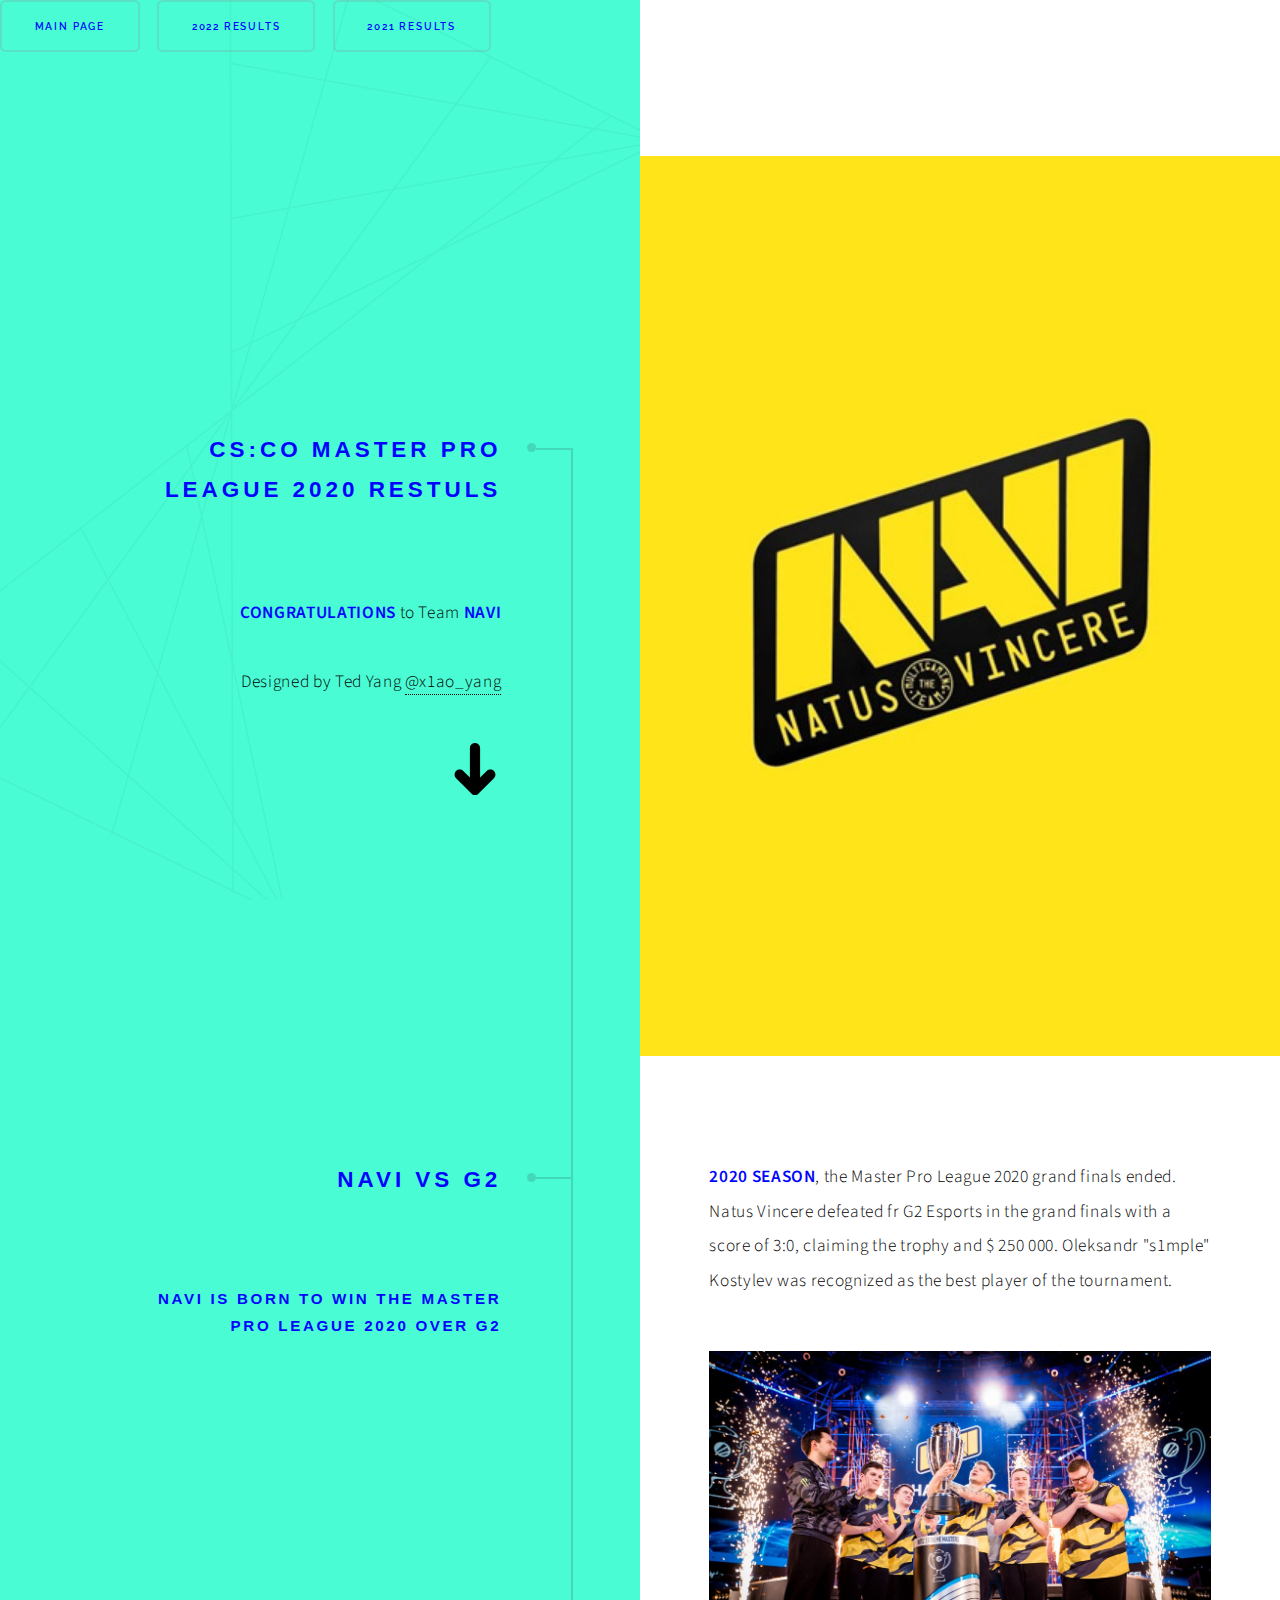
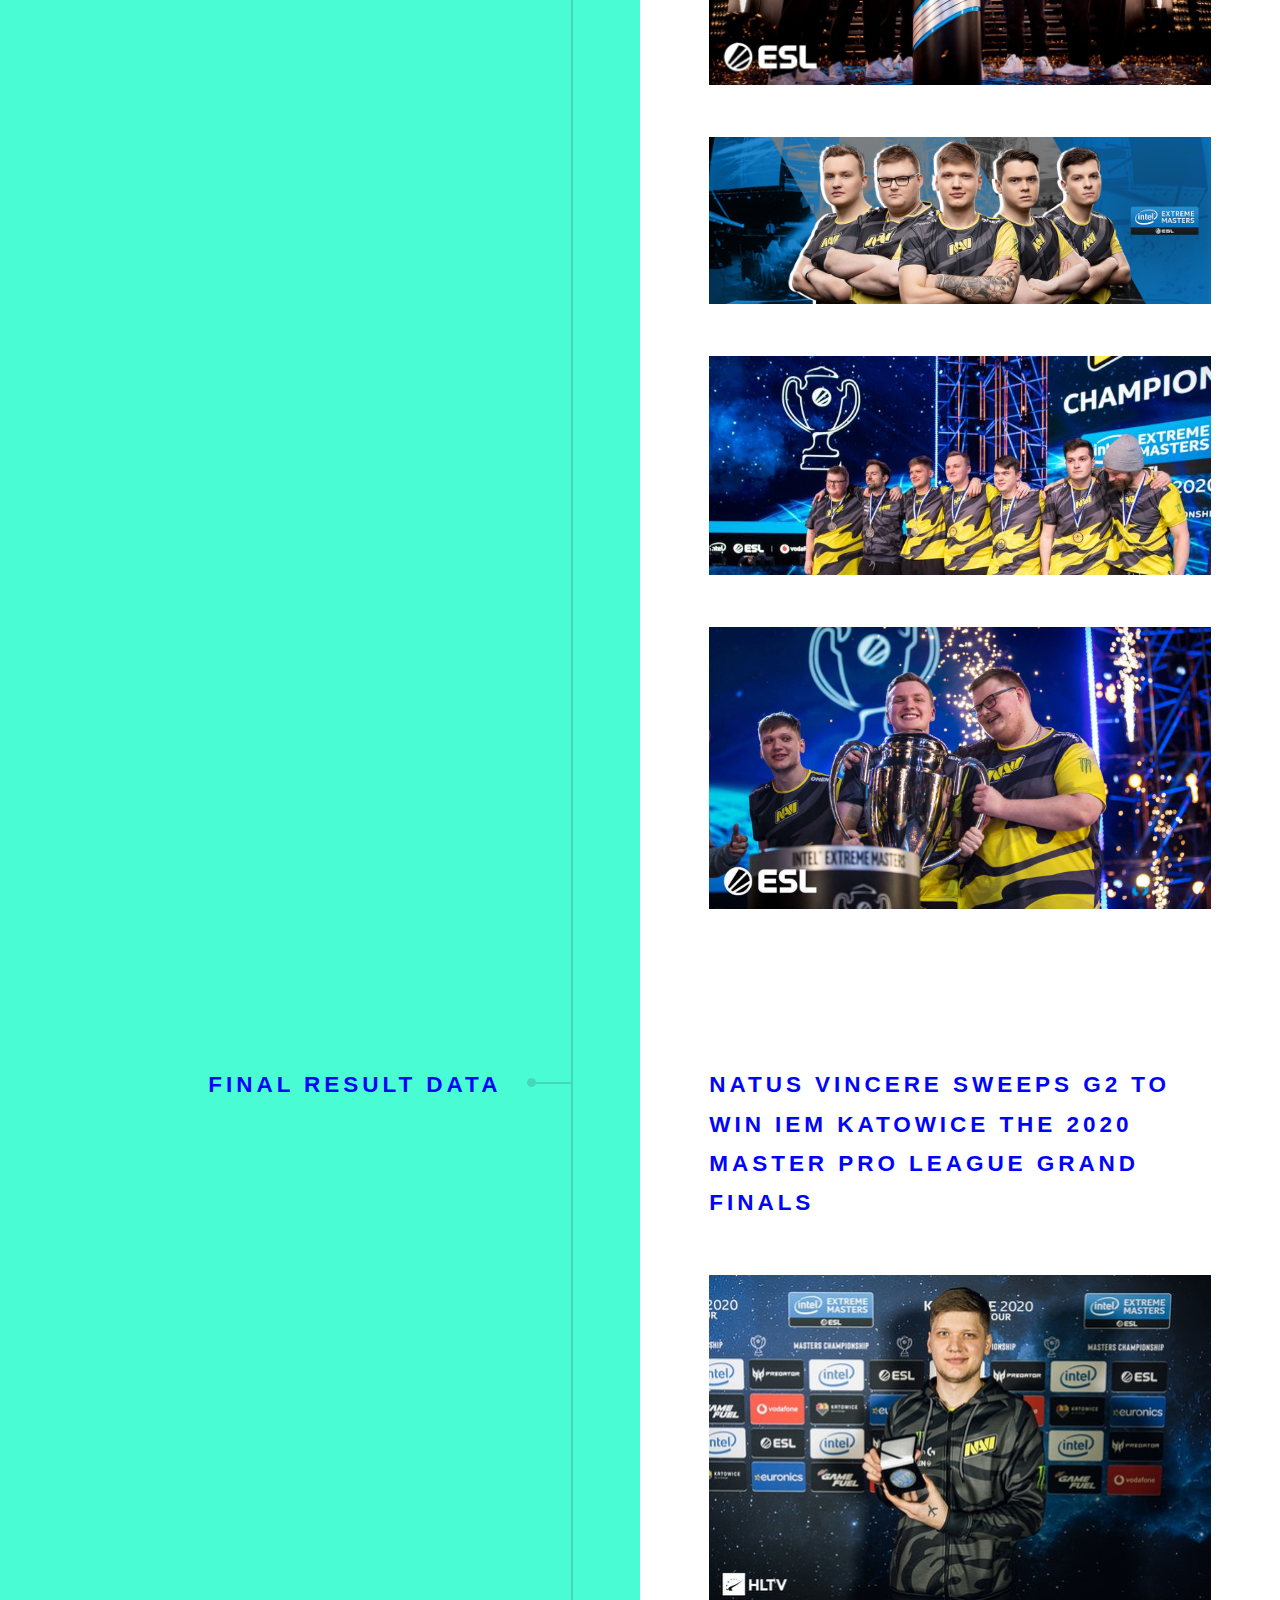
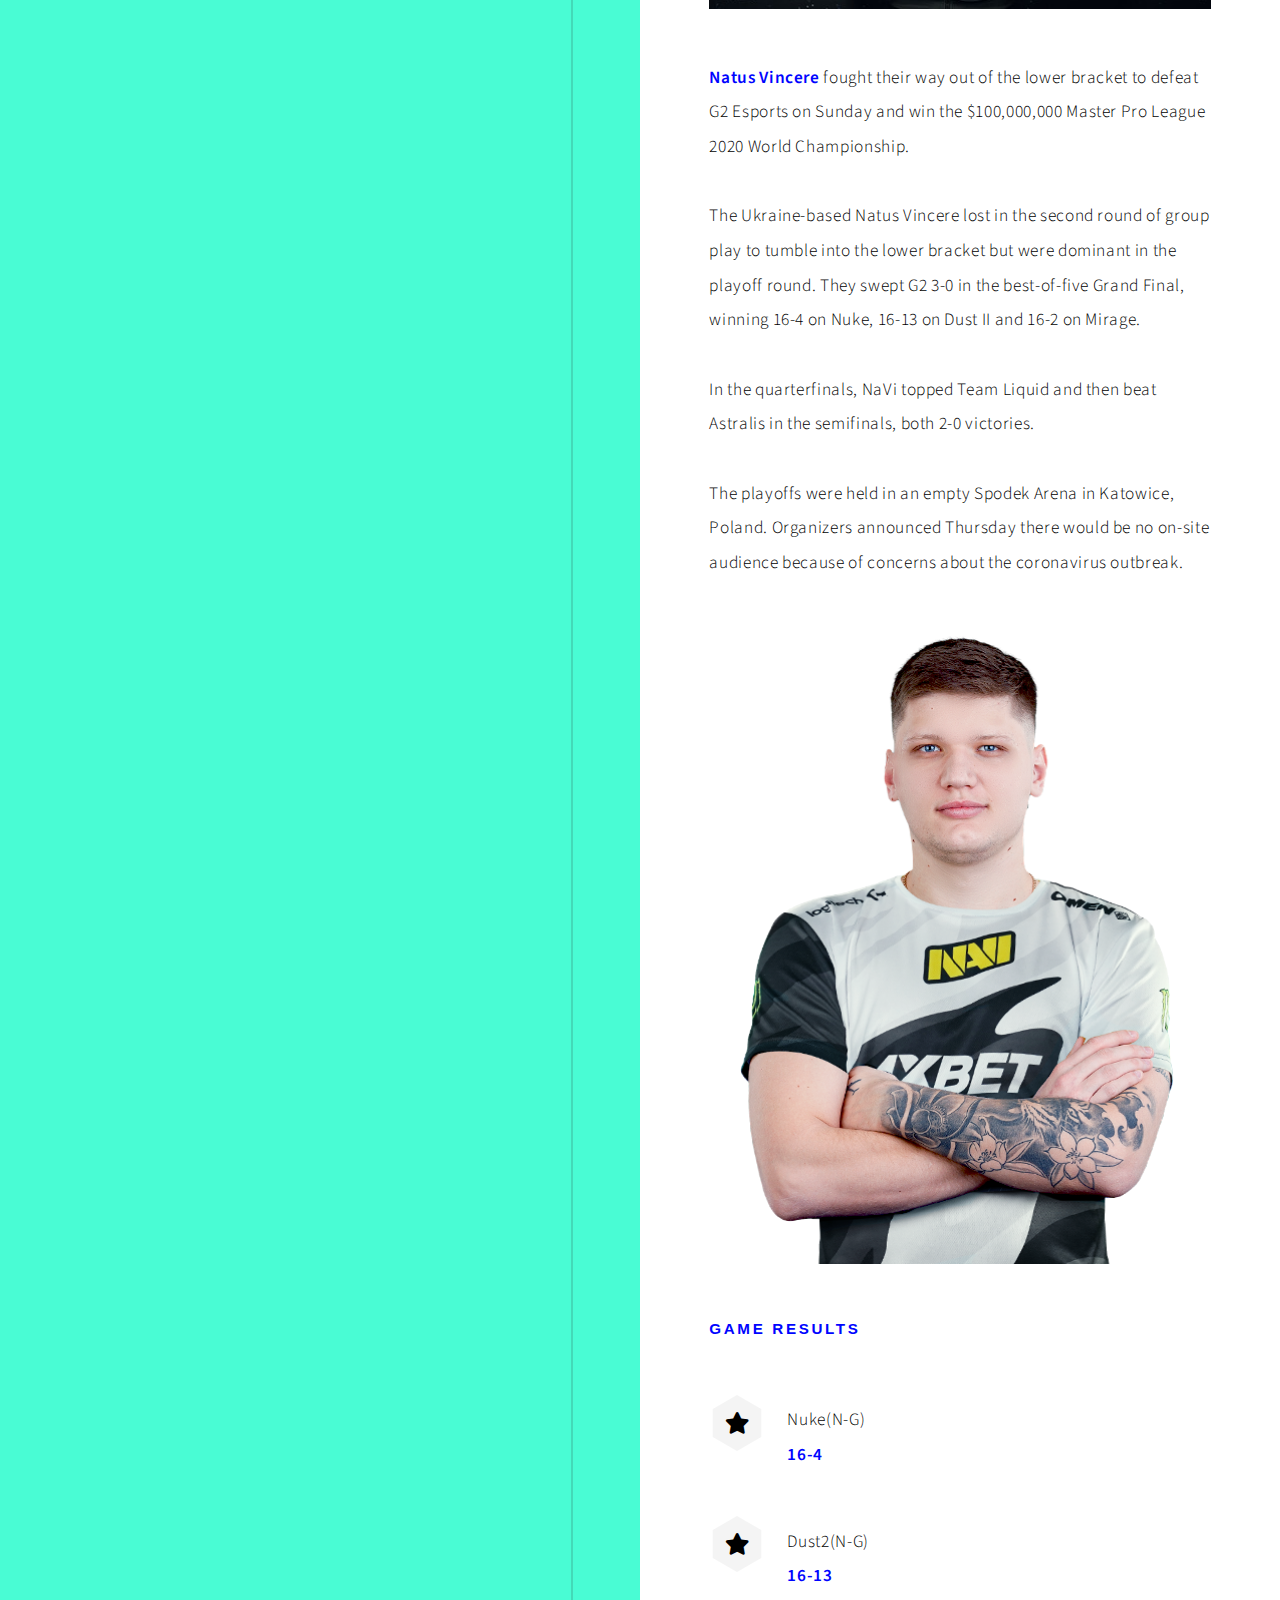
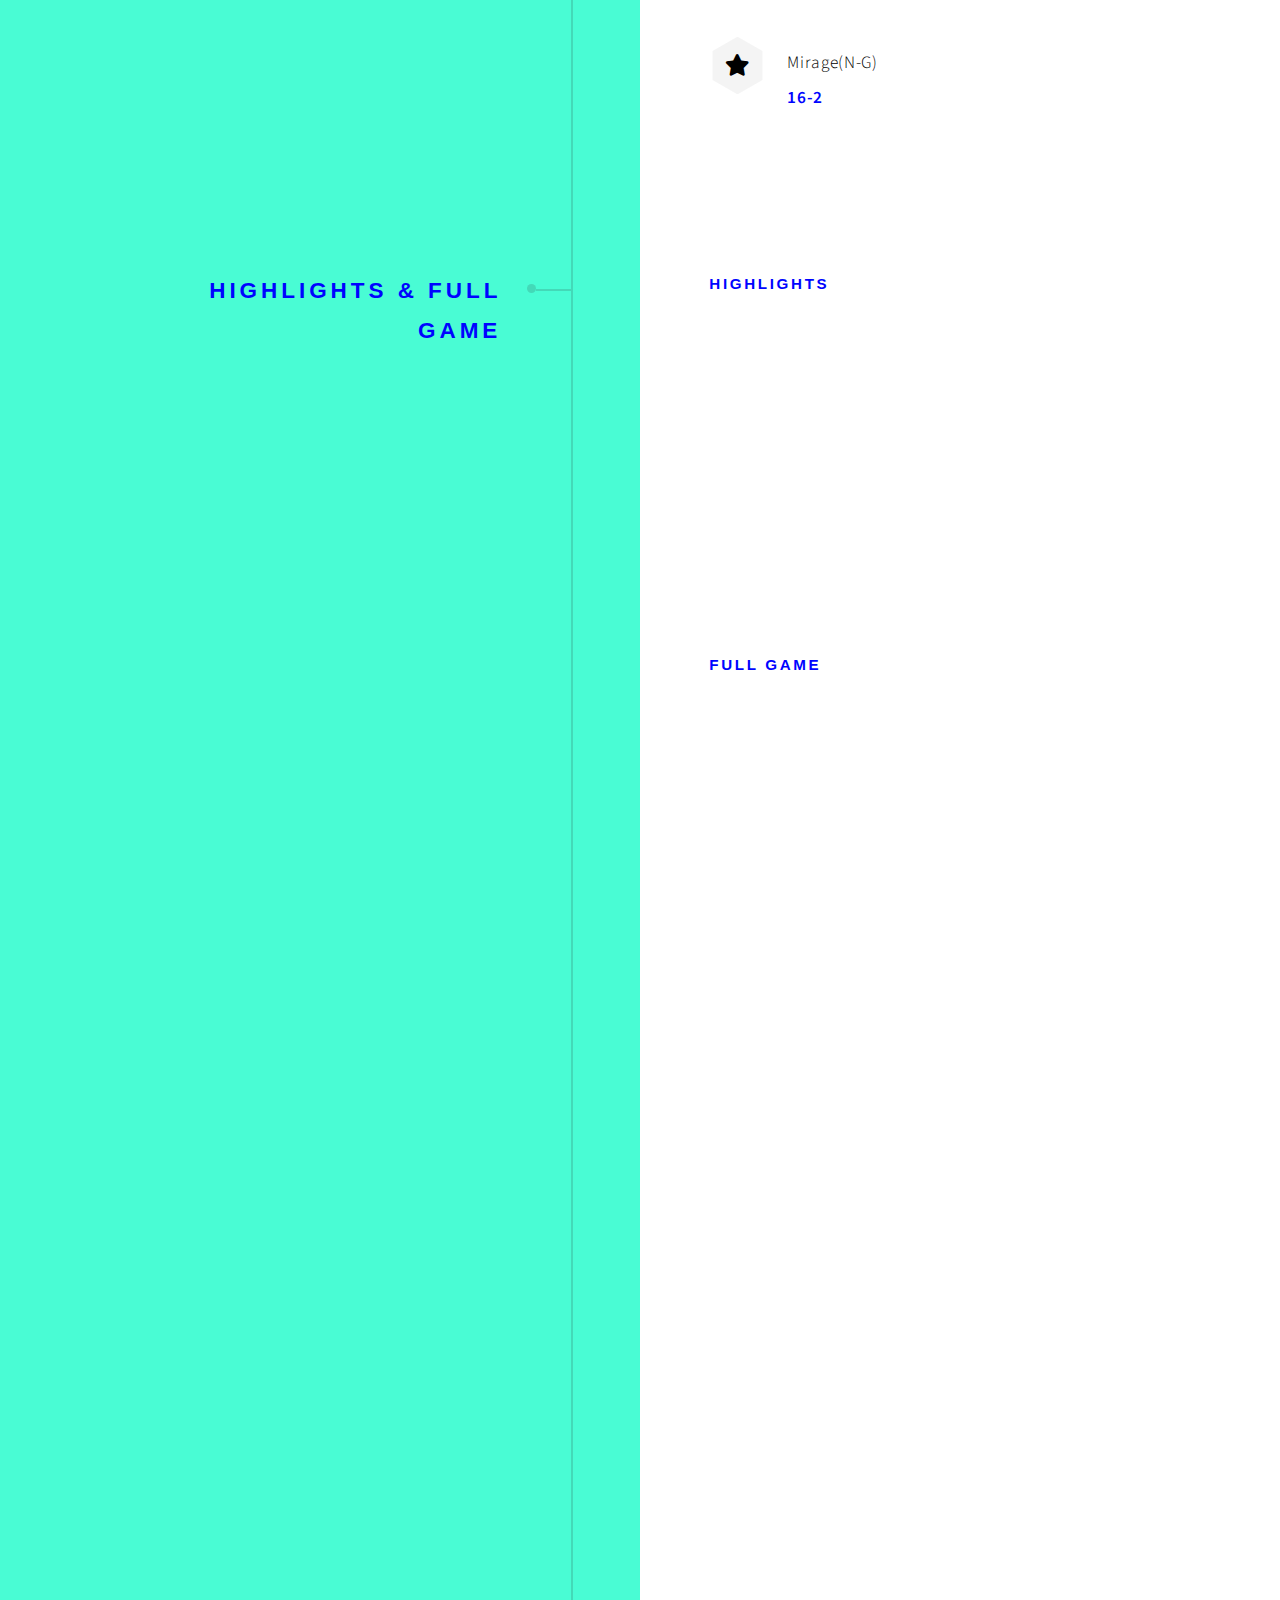
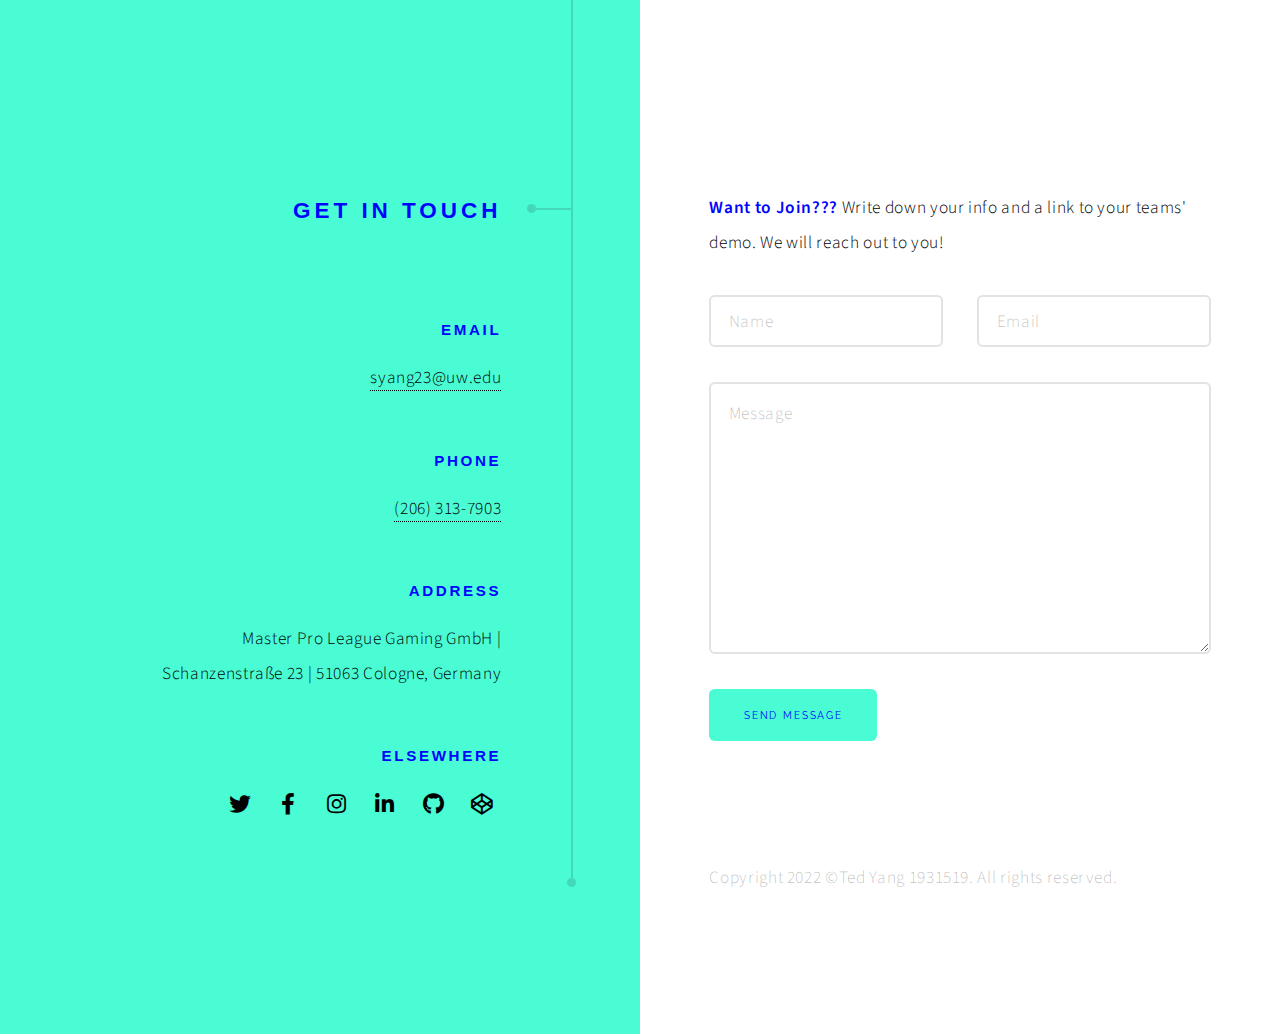
<file: 3.html>
<!DOCTYPE HTML>
<html>
	<head>
		<title>CS:CO MASTER PRO LEAGUE 2020 RESULTS</title>
		<meta charset="utf-8" />
		<meta name="viewport" content="width=device-width, initial-scale=1, user-scalable=no" />
		<meta name="description" content="" />
		<meta name="keywords" content="" />
		<link rel="stylesheet" href="assets/css/default.css" />
	</head>
	<body class="is-preload">

		<!-- Wrapper -->
			<div id="wrapper">

				<!-- Section -->
				<div class="content">
					<ul class="actions">
						<li><a href="myFunSite.html" class="button fit">Main Page</a></li>
						<li><a href="1.html" class="button fit">2022 Results</a></li>
						<li><a href="2.html" class="button primary:hover fit">2021 Results</a></li>
					</ul>
				</div>

				<!-- Intro -->
				<section class="intro">
					<header>
						<h2>CS:CO MASTER PRO LEAGUE 2020 RESTULS</h2>
						<p><strong>CONGRATULATIONS</strong> to Team <strong>NAVI</strong></p>
						<p>Designed by Ted Yang <a href="https://www.instagram.com/x1ao_yang/">@x1ao_yang</a></p>
						<ul class="actions">
							<li><a href="#first" class="arrow scrolly"><span class="label">Next</span></a></li>
						</ul>
					</header>
					<div class="content">
						<span class="image fill" data-position="center"><img src="images/navi.jpg" alt="" /></span>
					</div>
				</section>

			<!-- Section -->
				<section id="first">
					<header>
						<h2>NAVI vs G2</h2>
						<h3>NAVI is born to win the Master Pro League 2020 over G2</h3>
					</header>
					<div class="content">
						<p><strong>2020 SEASON</strong>, the Master Pro League 2020 grand finals ended. Natus Vincere defeated fr G2 Esports in the grand finals with a score of 3:0, claiming the trophy and $ 250 000. Oleksandr "s1mple" Kostylev was recognized as the best player of the tournament.</p>
						<span class="image main"><img src="images/navi2.jpg" alt=""/></span>
						<span class="image main"><img src="images/navi3.jpg" alt=""/></span>
						<span class="image main"><img src="images/navi4.jpg" alt=""/></span>
						<span class="image main"><img src="images/navi5.jpg" alt=""/></span>
					</div>
				</section>

			<!-- Section -->
				<section>
					<header>
						<h2>Final Result Data</h2>
					</header>
					<div class="content">
						<h2>Natus Vincere sweeps G2 to win IEM Katowice the 2020 Master Pro League grand finals</h2>
						<span class="image main"><img src="images/s1mple2.jpg" alt=""/></span>
						<p><strong>Natus Vincere</strong> fought their way out of the lower bracket to defeat G2 Esports on Sunday and win the $100,000,000 Master Pro League 2020 World Championship.</p>
						<p>The Ukraine-based Natus Vincere lost in the second round of group play to tumble into the lower bracket but were dominant in the playoff round. They swept G2 3-0 in the best-of-five Grand Final, winning 16-4 on Nuke, 16-13 on Dust II and 16-2 on Mirage.</p>
						<p>In the quarterfinals, NaVi topped Team Liquid and then beat Astralis in the semifinals, both 2-0 victories.</p>
						<p>The playoffs were held in an empty Spodek Arena in Katowice, Poland. Organizers announced Thursday there would be no on-site audience because of concerns about the coronavirus outbreak.</p>
						<span class="image main"><img src="images/s1mple.png" alt=""/></span>
						<strong><h3>Game Results</h3></strong>
							<ul class="feature-icons">
								<li class="icon solid fa-star">Nuke(N-G)<br/><strong>16-4</strong></li>
								<li class=""></li>
								<li class="icon solid fa-star">Dust2(N-G)<br/><strong>16-13</strong></li>
								<li class=""></li>
								<li class="icon solid fa-star">Mirage(N-G)<br/><strong>16-2</strong></li>
							</ul>
					</div>
				</section>

			<!-- Section -->
				<section>
					<header>
						<h2>Highlights & Full Game</h2>
					</header>
					<div class="content">
						<h3>Highlights</h3>
						<iframe width="560" height="315" src="https://www.youtube.com/embed/QTaUymJGLwA" title="YouTube video player" frameborder="0" allow="accelerometer; autoplay; clipboard-write; encrypted-media; gyroscope; picture-in-picture" allowfullscreen></iframe>
						<h3>Full Game</h3>
						<iframe width="560" height="315" src="https://www.youtube.com/embed/NOuvxSHu74o" title="YouTube video player" frameborder="0" allow="accelerometer; autoplay; clipboard-write; encrypted-media; gyroscope; picture-in-picture" allowfullscreen></iframe>
						<iframe width="560" height="315" src="https://www.youtube.com/embed/JjKYJw4ZyVc" title="YouTube video player" frameborder="0" allow="accelerometer; autoplay; clipboard-write; encrypted-media; gyroscope; picture-in-picture" allowfullscreen></iframe>
						<iframe width="560" height="315" src="https://www.youtube.com/embed/JCoWi4Kf1J0" title="YouTube video player" frameborder="0" allow="accelerometer; autoplay; clipboard-write; encrypted-media; gyroscope; picture-in-picture" allowfullscreen></iframe>

					</div>
				</section>

			<!-- Elements -->
			<!--
				<section>
					<header>
						<h2>Elements</h2>
					</header>
					<div class="content">

						<section>
							<header>
								<h3>Text</h3>
							</header>
							<div class="content">
								<p>This is <b>bold</b> and this is <strong>strong</strong>. This is <i>italic</i> and this is <em>emphasized</em>.
								This is <sup>superscript</sup> text and this is <sub>subscript</sub> text.
								This is <u>underlined</u> and this is code: <code>for (;;) { ... }</code>. Finally, <a href="#">this is a link</a>.</p>
								<hr />
								<h2>Heading Level 2</h2>
								<h3>Heading Level 3</h3>
								<h4>Heading Level 4</h4>
								<h5>Heading Level 5</h5>
								<hr />
								<h5>Blockquote</h5>
								<blockquote>Fringilla nisl. Donec accumsan interdum nisi, quis tincidunt felis sagittis eget tempus euismod. Vestibulum ante ipsum primis in faucibus vestibulum. Blandit adipiscing eu felis iaculis volutpat ac adipiscing accumsan faucibus. Vestibulum ante ipsum primis in faucibus lorem ipsum dolor sit amet nullam adipiscing eu felis.</blockquote>
								<h5>Preformatted</h5>
								<pre><code>i = 0;

while (!deck.isInOrder()) {
print 'Iteration ' + i;
deck.shuffle();
i++;
}

print 'Sorted in ' + i + ' iterations.';</code></pre>
							</div>
						</section>

						<section>
							<header>
								<h3>Lists</h3>
							</header>
							<div class="content">

								<h4>Unordered</h4>
								<ul>
									<li>Dolor pulvinar etiam.</li>
									<li>Sagittis adipiscing.</li>
									<li>Felis enim feugiat.</li>
								</ul>

								<h4>Alternate</h4>
								<ul class="alt">
									<li>Dolor pulvinar etiam.</li>
									<li>Sagittis adipiscing.</li>
									<li>Felis enim feugiat.</li>
								</ul>

								<h4>Ordered</h4>
								<ol>
									<li>Dolor pulvinar etiam.</li>
									<li>Etiam vel felis viverra.</li>
									<li>Felis enim feugiat.</li>
									<li>Dolor pulvinar etiam.</li>
									<li>Etiam vel felis lorem.</li>
									<li>Felis enim et feugiat.</li>
								</ol>
								<h4>Icons</h4>
								<ul class="icons">
									<li><a href="#" class="icon brands fa-twitter"><span class="label">Twitter</span></a></li>
									<li><a href="#" class="icon brands fa-facebook-f"><span class="label">Facebook</span></a></li>
									<li><a href="#" class="icon brands fa-instagram"><span class="label">Instagram</span></a></li>
									<li><a href="#" class="icon brands fa-github"><span class="label">Github</span></a></li>
								</ul>

								<h4>Actions</h4>
								<ul class="actions">
									<li><a href="#" class="button primary">Default</a></li>
									<li><a href="#" class="button">Default</a></li>
								</ul>
								<ul class="actions stacked">
									<li><a href="#" class="button primary">Default</a></li>
									<li><a href="#" class="button">Default</a></li>
								</ul>
							</div>
						</section>

						<section>
							<header>
								<h3>Table</h3>
							</header>
							<div class="content">
								<h4>Default</h4>
								<div class="table-wrapper">
									<table>
										<thead>
											<tr>
												<th>Name</th>
												<th>Description</th>
												<th>Price</th>
											</tr>
										</thead>
										<tbody>
											<tr>
												<td>Item One</td>
												<td>Ante turpis integer aliquet porttitor.</td>
												<td>29.99</td>
											</tr>
											<tr>
												<td>Item Two</td>
												<td>Vis ac commodo adipiscing arcu aliquet.</td>
												<td>19.99</td>
											</tr>
											<tr>
												<td>Item Three</td>
												<td> Morbi faucibus arcu accumsan lorem.</td>
												<td>29.99</td>
											</tr>
											<tr>
												<td>Item Four</td>
												<td>Vitae integer tempus condimentum.</td>
												<td>19.99</td>
											</tr>
											<tr>
												<td>Item Five</td>
												<td>Ante turpis integer aliquet porttitor.</td>
												<td>29.99</td>
											</tr>
										</tbody>
										<tfoot>
											<tr>
												<td colspan="2"></td>
												<td>100.00</td>
											</tr>
										</tfoot>
									</table>
								</div>

								<h4>Alternate</h4>
								<div class="table-wrapper">
									<table class="alt">
										<thead>
											<tr>
												<th>Name</th>
												<th>Description</th>
												<th>Price</th>
											</tr>
										</thead>
										<tbody>
											<tr>
												<td>Item One</td>
												<td>Ante turpis integer aliquet porttitor.</td>
												<td>29.99</td>
											</tr>
											<tr>
												<td>Item Two</td>
												<td>Vis ac commodo adipiscing arcu aliquet.</td>
												<td>19.99</td>
											</tr>
											<tr>
												<td>Item Three</td>
												<td> Morbi faucibus arcu accumsan lorem.</td>
												<td>29.99</td>
											</tr>
											<tr>
												<td>Item Four</td>
												<td>Vitae integer tempus condimentum.</td>
												<td>19.99</td>
											</tr>
											<tr>
												<td>Item Five</td>
												<td>Ante turpis integer aliquet porttitor.</td>
												<td>29.99</td>
											</tr>
										</tbody>
										<tfoot>
											<tr>
												<td colspan="2"></td>
												<td>100.00</td>
											</tr>
										</tfoot>
									</table>
								</div>
							</div>
						</section>

						<section>
							<header>
								<h3>Buttons</h3>
							</header>
							<div class="content">
								<ul class="actions">
									<li><a href="#" class="button primary">Primary</a></li>
									<li><a href="#" class="button">Default</a></li>
								</ul>
								<ul class="actions">
									<li><a href="#" class="button large">Large</a></li>
									<li><a href="#" class="button">Default</a></li>
									<li><a href="#" class="button small">Small</a></li>
								</ul>
								<ul class="actions">
									<li><a href="#" class="button primary icon solid fa-download">Icon</a></li>
									<li><a href="#" class="button icon solid fa-download">Icon</a></li>
								</ul>
								<ul class="actions">
									<li><span class="button primary disabled">Disabled</span></li>
									<li><span class="button disabled">Disabled</span></li>
								</ul>
							</div>
						</section>

						<section>
							<header>
								<h3>Form</h3>
							</header>
							<div class="content">
								<form method="post" action="#">
									<div class="fields">
										<div class="field half">
											<label for="demo-name">Name</label>
											<input type="text" name="demo-name" id="demo-name" value="" placeholder="Jane Doe" />
										</div>
										<div class="field half">
											<label for="demo-email">Email</label>
											<input type="email" name="demo-email" id="demo-email" value="" placeholder="jane@untitled.tld" />
										</div>
										<div class="field">
											<label for="demo-category">Category</label>
											<select name="demo-category" id="demo-category">
												<option value="">-</option>
												<option value="1">Manufacturing</option>
												<option value="1">Shipping</option>
												<option value="1">Administration</option>
												<option value="1">Human Resources</option>
											</select>
										</div>
										<div class="field half">
											<input type="radio" id="demo-priority-low" name="demo-priority" checked>
											<label for="demo-priority-low">Low</label>
										</div>
										<div class="field half">
											<input type="radio" id="demo-priority-high" name="demo-priority">
											<label for="demo-priority-high">High</label>
										</div>
										<div class="field half">
											<input type="checkbox" id="demo-copy" name="demo-copy">
											<label for="demo-copy">Email me a copy</label>
										</div>
										<div class="field half">
											<input type="checkbox" id="demo-human" name="demo-human" checked>
											<label for="demo-human">Not a robot</label>
										</div>
										<div class="field">
											<label for="demo-message">Message</label>
											<textarea name="demo-message" id="demo-message" placeholder="Enter your message" rows="6"></textarea>
										</div>
									</div>
									<ul class="actions">
										<li><input type="submit" value="Send Message" class="primary" /></li>
										<li><input type="reset" value="Reset" /></li>
									</ul>
								</form>
							</div>
						</section>

					</div>
				</section>
			-->

			<!-- Section -->
				<section>
					<header>
						<h2>Get in touch</h2>
					</header>
					<div class="content">
						<p><strong>Want to Join???</strong> Write down your info and a link to your teams' demo. We will reach out to you!</p>
						<form>
							<div class="fields">
								<div class="field half">
									<input type="text" name="name" id="name" placeholder="Name" />
								</div>
								<div class="field half">
									<input type="email" name="email" id="email" placeholder="Email" />
								</div>
								<div class="field">
									<textarea name="message" id="message" placeholder="Message" rows="7"></textarea>
								</div>
							</div>
							<ul class="actions">
								<li><input type="submit" value="Send Message" class="button primary" /></li>
							</ul>
						</form>
					</div>
					<footer>
						<ul class="items">
							<li>
								<h3>Email</h3>
								<a href="#">syang23@uw.edu</a>
							</li>
							<li>
								<h3>Phone</h3>
								<a href="#">(206) 313-7903</a>
							</li>
							<li>
								<h3>Address</h3>
								<span>Master Pro League Gaming GmbH | Schanzenstraße 23 | 51063 Cologne, Germany</span>
							</li>
							<li>
								<h3>Elsewhere</h3>
								<ul class="icons">
									<li><a href="https://www.instagram.com/x1ao_yang/" class="icon brands fa-twitter"><span class="label">Twitter</span></a></li>
									<li><a href="https://www.instagram.com/x1ao_yang/" class="icon brands fa-facebook-f"><span class="label">Facebook</span></a></li>
									<li><a href="https://www.instagram.com/x1ao_yang/" class="icon brands fa-instagram"><span class="label">Instagram</span></a></li>
									<li><a href="https://www.instagram.com/x1ao_yang/" class="icon brands fa-linkedin-in"><span class="label">LinkedIn</span></a></li>
									<li><a href="https://www.instagram.com/x1ao_yang/" class="icon brands fa-github"><span class="label">GitHub</span></a></li>
									<li><a href="https://www.instagram.com/x1ao_yang/" class="icon brands fa-codepen"><span class="label">Codepen</span></a></li>
								</ul>
							</li>
						</ul>
					</footer>
				</section>

			<!-- Copyright -->
				<div class="copyright">Copyright 2022 &copy;Ted Yang 1931519. All rights reserved</a>.</div>

		</div>

	<!-- Scripts -->
		<script src="assets/js/jquery.min.js"></script>
		<script src="assets/js/jquery.scrolly.min.js"></script>
		<script src="assets/js/browser.min.js"></script>
		<script src="assets/js/breakpoints.min.js"></script>
		<script src="assets/js/util.js"></script>
		<script src="assets/js/main.js"></script>

</body>
</html>
</file>
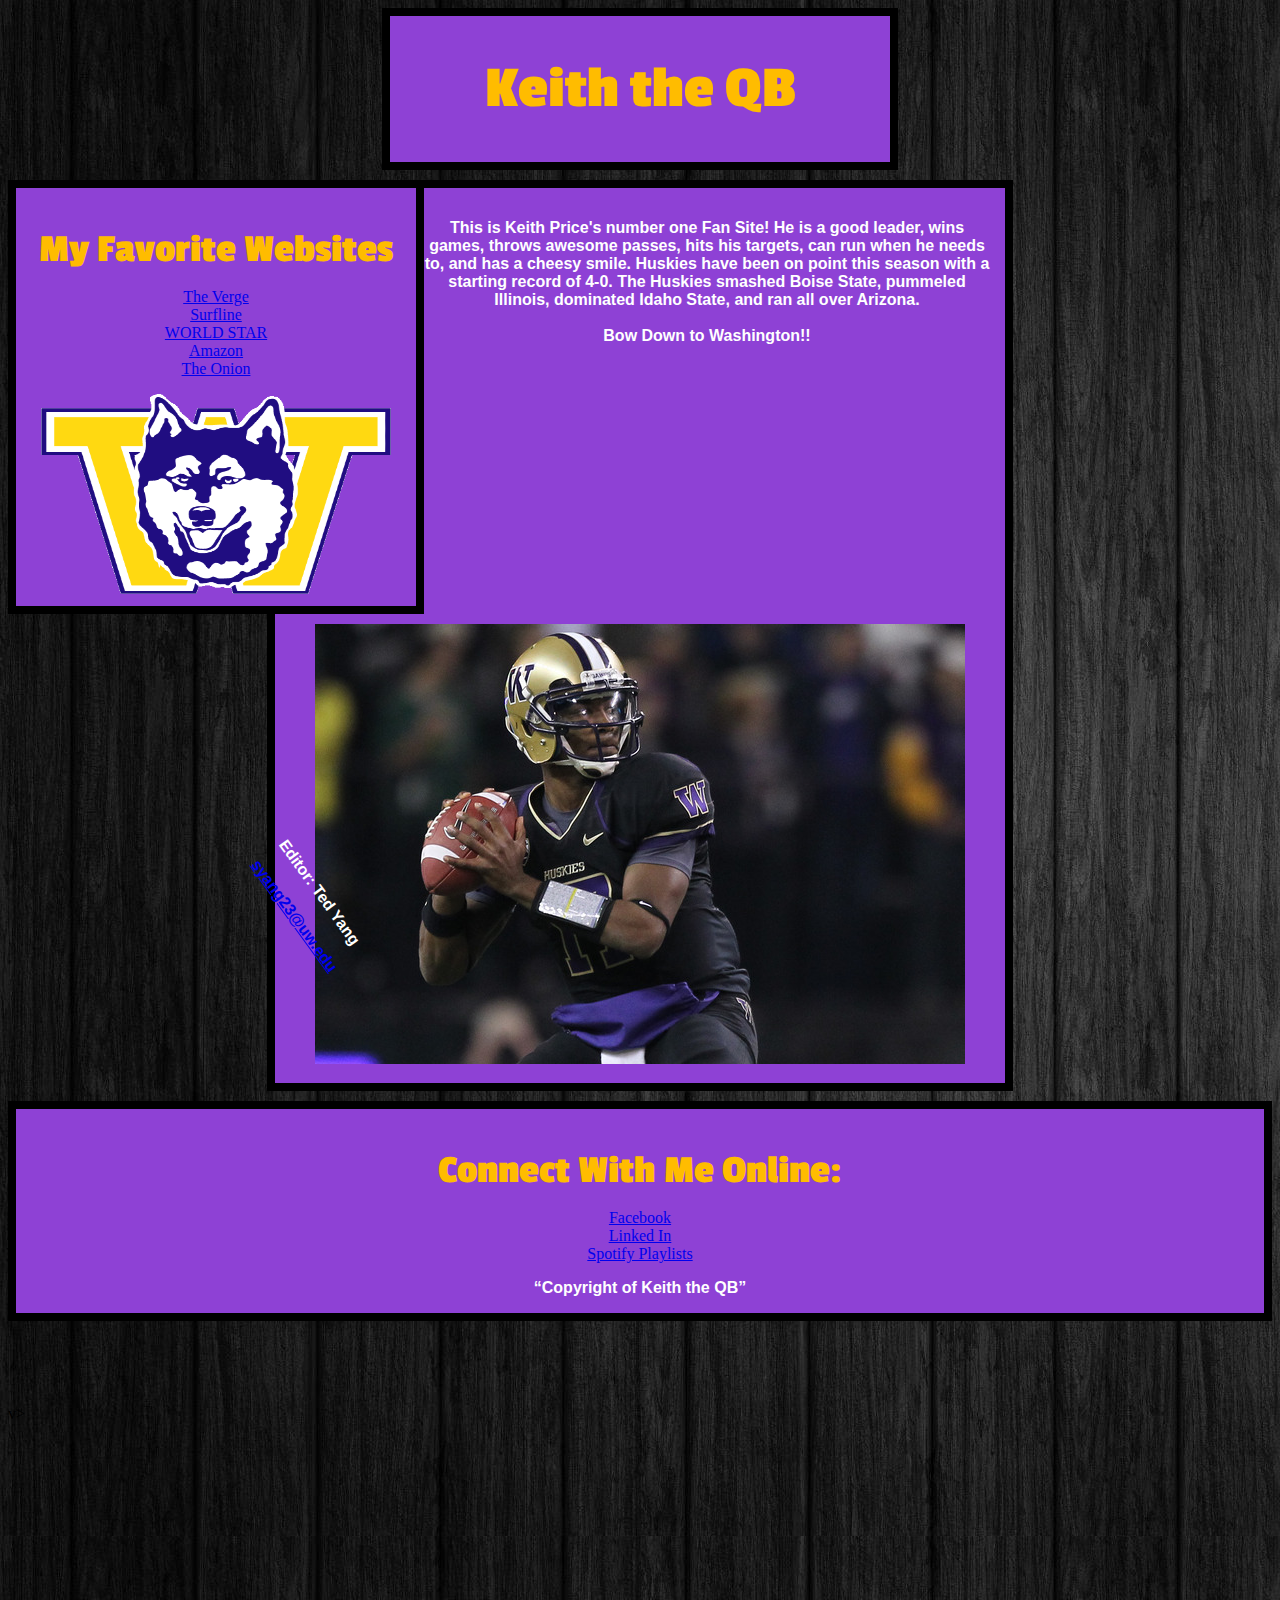
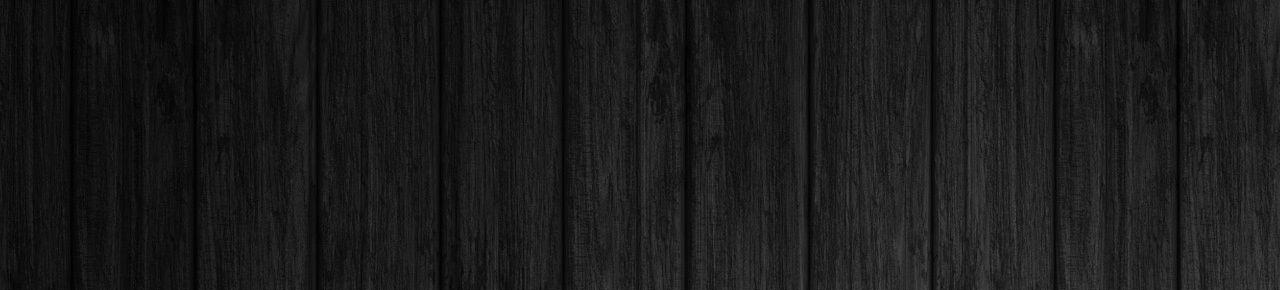
<file: introToCss.html>
<!DOCTYPE html>
	<head> 
		<title> Keith the QB  </title>
		<link href="https://fonts.googleapis.com/css2?family=Passion+One:wght@700&display=swap" rel="stylesheet">
		<link rel="stylesheet" type="text/css" href="test.css" />
		<link href='http://fonts.googleapis.com/css?family=Passion+One' rel='stylesheet' type='text/css'>
	</head>

	<body>
		<div id = "Header">
			<h1> Keith the QB </h1>
		</div>
		
		<div id = "LeftNav">
			<h3> My Favorite Websites </h3>
			<ul>
				<li><a href="https://www.theverge.com">The Verge</a></li>
				<li><a href="https://www.surfline.com">Surfline</a></li>
				<li><a href="https://www.worldstarhiphop">WORLD STAR</a></li>
				<li><a href="https://www.amazon.com">Amazon</a></li>
				<li><a href="https://www.theonion.com">The Onion</a></li>
			</ul>
			<img src="icon.gif" width="350px" height="200px">
		</div>
		
		<div id = "Content">
			<p> This is Keith Price's number one Fan Site! He is a good leader, wins games, throws awesome passes, hits his targets, can run when he needs to, and has a cheesy smile. Huskies have been on point this season with a starting record of 4-0. The Huskies smashed Boise State, pummeled Illinois, dominated Idaho State, and ran all over Arizona. <br /><br /> <span id="bow">Bow Down to Washington!!</span></p>
			<img src="price.jpg">
		</div>
		
		<div id = "Footer">
			<h3>Connect With Me Online:</h3>
			<ul>
				<li><a href="https://www.Facebook.com">Facebook</a></li>
				<li><a href="https://www.Linkedin.com">Linked In</a></li>
				<li><a href="https://www.Spotify.com">Spotify Playlists</a></li>
			</ul>
			<p><q id="copyright">Copyright of Keith the QB</q></p>
		</div>

		<footer>
			<p>Editor: Ted Yang</p>
			<p><a href="syang23@uw.edu">syang23@uw.edu</a></p>
		</footer>v>
	</body>



</html>
</file>
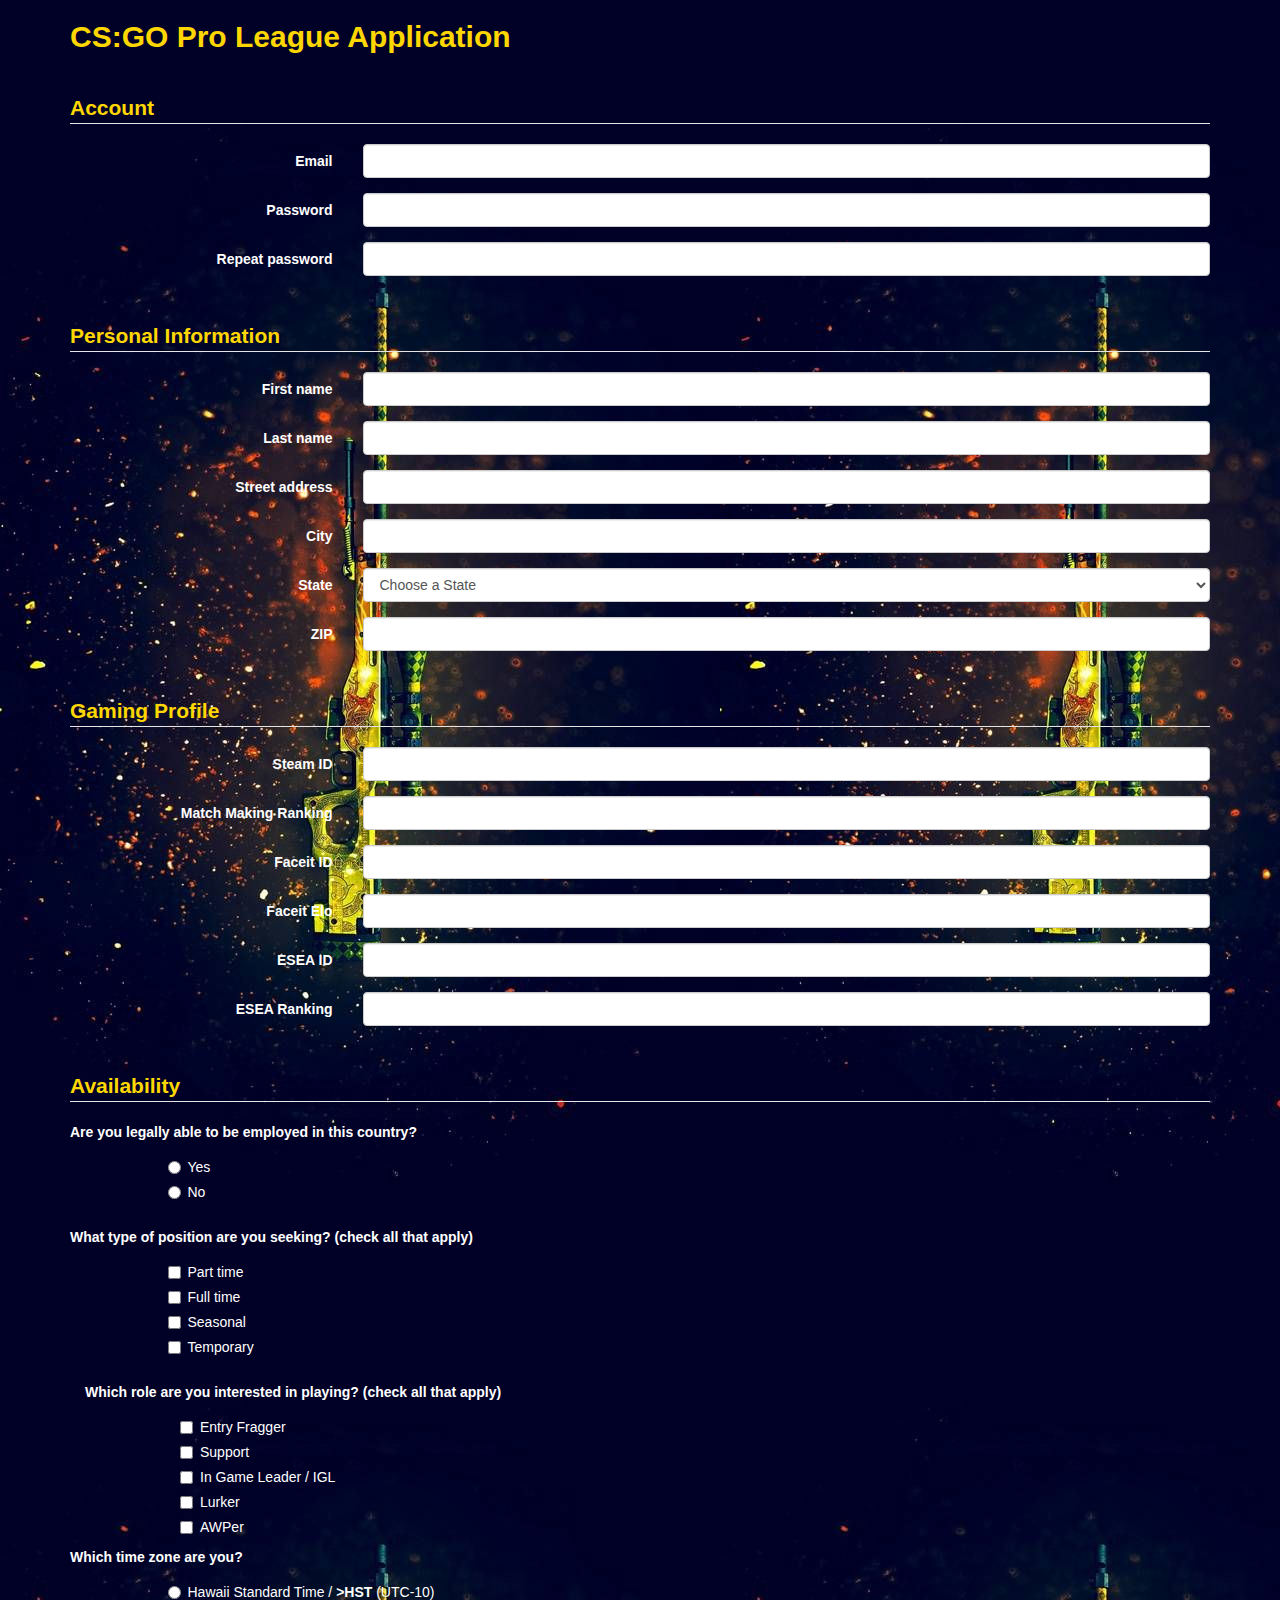
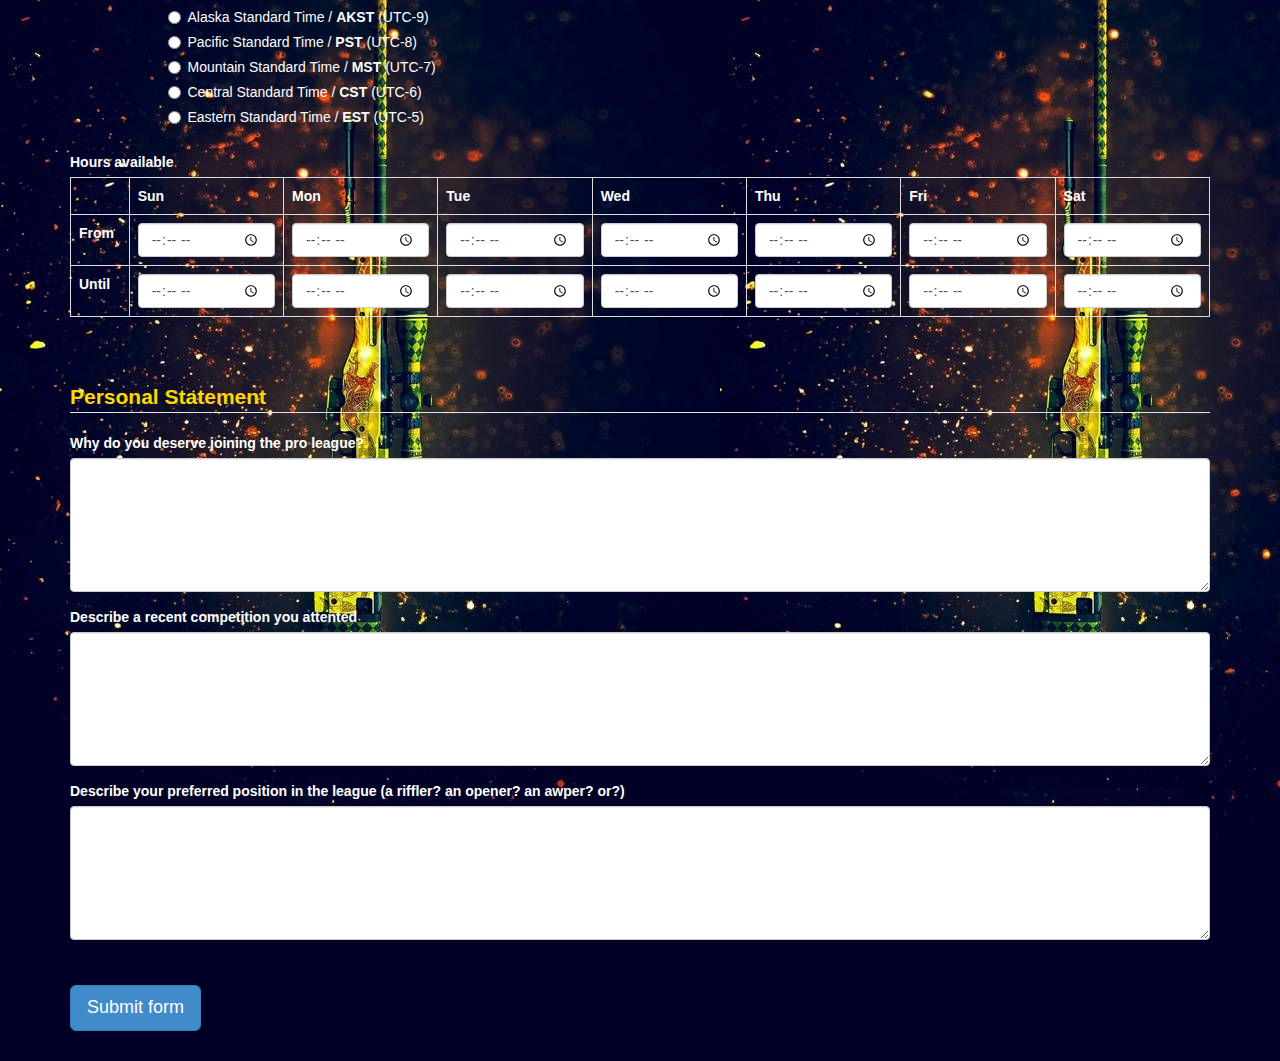
<file: jobApplicationForm.html>
<!DOCTYPE html>
<html>
<head>
	<meta charset="utf-8">
	<meta name="viewport" content="width=device-width, initial-scale=1.0">
	<title>CS:GO Pro League Application</title>
	<link href="jobApplicationForm.css" rel="stylesheet">
</head>
<body>
<div class="container">

<h2>CS:GO Pro League Application</h2>

<p>&nbsp;</p>

<form role="form" action="http://gclass.alexburner.com/formtest.php" method="post">

	<fieldset class="form-horizontal" >
		<legend>Account</legend>
		<div class="form-group">
			<label class="col-sm-3 control-label">Email</label>
			<div class="col-sm-9">
				<input class="form-control" type="text" name="email">
			</div>
		</div>
		<div class="form-group">
			<label class="col-sm-3 control-label">Password</label>
			<div class="col-sm-9">
				<input class="form-control" type="password" name="password">
			</div>
		</div>
		<div class="form-group">
			<label class="col-sm-3 control-label">Repeat password</label>
			<div class="col-sm-9">
				<input class="form-control" type="password" name="repeat_password">
			</div>
		</div>
	</fieldset>

	<p>&nbsp;</p>

	<fieldset class="form-horizontal" >
		<legend>Personal Information</legend>
		<div class="form-group">
			<label class="col-sm-3 control-label">First name</label> <!--first name-->
			<div class="col-sm-9">
				<input class="form-control" type="text" name="firstname">
			</div>
		</div>
		<div class="form-group">
			<label class="col-sm-3 control-label">Last name</label>  <!--last name-->
			<div class="col-sm-9">
				<input class="form-control" type="text" name="lastname">
			</div>
		</div>
		<div class="form-group">
			<label class="col-sm-3 control-label">Street address</label>
			<div class="col-sm-9">
				<input class="form-control" type="text" name="street">
			</div>
		</div>
		<div class="form-group">
			<label class="col-sm-3 control-label">City</label>
			<div class="col-sm-9">
				<input class="form-control" type="text" name="city">
			</div>
		</div>
		<div class="form-group">
			<label class="col-sm-3 control-label">State</label>
			<div class="col-sm-9">
				<select class="form-control" name="state">
					<option value="" selected="true">Choose a State</option>
					<option value="AL">Alabama</option>
					<option value="AK">Alaska</option>
					<option value="AZ">Arizona</option>
					<option value="AR">Arkansas</option>
					<option value="CA">California</option>
					<option value="CO">Colorado</option>
					<option value="CT">Connecticut</option>
					<option value="DE">Delaware</option>
					<option value="DC">District of Columbia</option>
					<option value="FL">Florida</option>
					<option value="GA">Georgia</option>
					<option value="HI">Hawaii</option>
					<option value="ID">Idaho</option>
					<option value="IL">Illinois</option>
					<option value="IN">Indiana</option>
					<option value="IA">Iowa</option>
					<option value="KS">Kansas</option>
					<option value="KY">Kentucky</option>
					<option value="LA">Louisiana</option>
					<option value="ME">Maine</option>
					<option value="MD">Maryland</option>
					<option value="MA">Massachusetts</option>
					<option value="MI">Michigan</option>
					<option value="MN">Minnesota</option>
					<option value="MS">Mississippi</option>
					<option value="MO">Missouri</option>
					<option value="MT">Montana</option>
					<option value="NE">Nebraska</option>
					<option value="NV">Nevada</option>
					<option value="NH">New Hampshire</option>
					<option value="NJ">New Jersey</option>
					<option value="NM">New Mexico</option>
					<option value="NY">New York</option>
					<option value="NC">North Carolina</option>
					<option value="ND">North Dakota</option>
					<option value="OH">Ohio</option>
					<option value="OK">Oklahoma</option>
					<option value="OR">Oregon</option>
					<option value="PA">Pennsylvania</option>
					<option value="RI">Rhode Island</option>
					<option value="SC">South Carolina</option>
					<option value="SD">South Dakota</option>
					<option value="TN">Tennessee</option>
					<option value="TX">Texas</option>
					<option value="UT">Utah</option>
					<option value="VT">Vermont</option>
					<option value="VA">Virginia</option>
					<option value="WA">Washington</option>
					<option value="WV">West Virginia</option>
					<option value="WI">Wisconsin</option>
					<option value="WY">Wyoming</option>
				</select>
			</div>
		</div>
		<div class="form-group">
			<label class="col-sm-3 control-label">ZIP</label>
			<div class="col-sm-9">
				<input class="form-control" type="text" name="zip">
			</div>
		</div>
	</fieldset>

	<p>&nbsp;</p>

	<fieldset class="form-horizontal" > <!--new elements below-->
		<legend>Gaming Profile</legend>
		<div class="form-group">
			<label class="col-sm-3 control-label">Steam ID</label>
			<div class="col-sm-9">
				<input class="form-control" type="text" name="steam_id">
			</div>
		</div>
		<div class="form-group">
			<label class="col-sm-3 control-label">Match Making Ranking</label>
			<div class="col-sm-9">
				<input class="form-control" type="text" name="mm_rnk">
			</div>
		</div>
		<div class="form-group">
			<label class="col-sm-3 control-label">Faceit ID</label>
			<div class="col-sm-9">
				<input class="form-control" type="text" name="faceit_id">
			</div>
		</div>
		<div class="form-group">
			<label class="col-sm-3 control-label">Faceit Elo</label>
			<div class="col-sm-9">
				<input class="form-control" type="text" name="fct_elo">
			</div>
		</div>
		<div class="form-group">
			<label class="col-sm-3 control-label">ESEA ID</label>
			<div class="col-sm-9">
				<input class="form-control" type="password" name="esea_id">
			</div>
		</div>
		<div class="form-group">
			<label class="col-sm-3 control-label">ESEA Ranking</label>
			<div class="col-sm-9">
				<input class="form-control" type="text" name="esea_rnk">
			</div>
		</div>
	</fieldset>

	<p>&nbsp;</p>

	<fieldset>
		<legend>Availability</legend>
		<div class="form-group row">
			<label class="col-sm-12 control-label">Are you legally able to be employed in this country?</label>
			<div class="col-sm-offset-1 col-sm-11">
				<div class="radio">
					<label>
						<input type="radio" name="legal" value="yes">Yes
					</label>
				</div>
				<div class="radio">
					<label>
						<input type="radio" name="legal" value="no">No
					</label>
				</div>
			</div>
		</div>
		<div class="form-group row">
			<label class="col-sm-12 control-label">What type of position are you seeking? (check all that apply)</label>
			<div class="col-sm-offset-1 col-sm-11">
				<div class="checkbox">
					<label>
						<input type="checkbox" name="position_pt" value="parttime">
						Part time
					</label>
				</div>
				<div class="checkbox">
					<label>
						<input type="checkbox" name="position_ft" value="fulltime">
						Full time
					</label>
				</div>
				<div class="checkbox">
					<label>
						<input type="checkbox" name="position_sl" value="seasonal">
						Seasonal
					</label>
				</div>
				<div class="checkbox">
					<label>
						<input type="checkbox" name="position_tp" value="temporary">
						Temporary
					</label>
				</div>
			</div>
		</div>
		<label class="col-sm-12 control-label">Which role are you interested in playing? (check all that apply)</label> <!--roles-->
			<div class="col-sm-offset-1 col-sm-11">
				<div class="checkbox">
					<label>
						<input type="checkbox" name="role_et" value="Entry Fragger">
						Entry Fragger
					</label>
				</div>
				<div class="checkbox">
					<label>
						<input type="checkbox" name="role_sp" value="Support">
						Support
					</label>
				</div>
				<div class="checkbox">
					<label>
						<input type="checkbox" name="role_igl" value="In Game Leader / IGL">
						In Game Leader / IGL
					</label>
				</div>
				<div class="checkbox">
					<label>
						<input type="checkbox" name="role_lk" value="lurker">
						Lurker
					</label>
				</div>
				<div class="checkbox">
					<label>
						<input type="checkbox" name="role_awp" value="awper">
						AWPer
					</label>
				</div>
			</div>
		<div class="form-group row"> 	<!--time zone-->
			<label class="col-sm-12 control-label">Which time zone are you?</label>
			<div class="col-sm-offset-1 col-sm-11">
				<div class="radio">
					<label>
						<input type="radio" name="legal" value="utc-10">Hawaii Standard Time / <b>>HST</b> (UTC-10)
					</label>
				</div>
				<div class="radio">
					<label>
						<input type="radio" name="legal" value="utc-9">Alaska Standard Time / <b>AKST</b> (UTC-9)
					</label>
				</div>
				<div class="radio">
					<label>
						<input type="radio" name="legal" value="utc-8">Pacific Standard Time / <b>PST</b> (UTC-8)
					</label>
				</div>
				<div class="radio">
					<label>
						<input type="radio" name="legal" value="utc-7">Mountain Standard Time / <b>MST</b> (UTC-7)
					</label>
				</div>
				<div class="radio">
					<label>
						<input type="radio" name="legal" value="utc-6">Central Standard Time / <b>CST</b> (UTC-6)
					</label>
				</div>
				<div class="radio">
					<label>
						<input type="radio" name="legal" value="utc-5">Eastern Standard Time / <b>EST</b> (UTC-5)
					</label>
				</div>
			</div>
		</div>
		<div class="form-group row">
			<label class="col-sm-12 control-label">Hours available</label>
			<div class="col-sm-12">
				<table class="table table-bordered">
					<tr>
						<td></td>
						<th>Sun</th>
						<th>Mon</th>
						<th>Tue</th>
						<th>Wed</th>
						<th>Thu</th>
						<th>Fri</th>
						<th>Sat</th>
					</tr>
					<tr>
						<th>From</th>
						<td><input class="form-control" type="time" name="su_from"></td>
						<td><input class="form-control" type="time" name="mo_from"></td>
						<td><input class="form-control" type="time" name="tu_from"></td>
						<td><input class="form-control" type="time" name="we_from"></td>
						<td><input class="form-control" type="time" name="th_from"></td>
						<td><input class="form-control" type="time" name="fr_from"></td>
						<td><input class="form-control" type="time" name="sa_from"></td>
					</tr>
					<tr>
						<th>Until</th>
						<td><input class="form-control" type="time" name="su_until"></td>
						<td><input class="form-control" type="time" name="mo_until"></td>
						<td><input class="form-control" type="time" name="tu_until"></td>
						<td><input class="form-control" type="time" name="we_until"></td>
						<td><input class="form-control" type="time" name="th_until"></td>
						<td><input class="form-control" type="time" name="fr_until"></td>
						<td><input class="form-control" type="time" name="sa_until"></td>
					</tr>
				</table>
			</div>
		</div>
	</fieldset>

	<p>&nbsp;</p>

	<fieldset>
		<legend>Personal Statement</legend>
		<div class="form-group">
			<label class="control-label">Why do you deserve joining the pro league?</label>
			<textarea class="form-control" name="deserve" rows="6"></textarea>
		</div>
		<div class="form-group">
			<label class="control-label">Describe a recent competition you attented</label>
			<textarea class="form-control" name="project" rows="6"></textarea>
		</div>
		<div class="form-group">
			<label class="control-label">Describe your preferred position in the league (a riffler? an opener? an awper? or?)</label>
			<textarea class="form-control" name="project" rows="6"></textarea>
		</div>
	</fieldset>

	<p>&nbsp;</p>

	<input class="btn btn-primary btn-lg" type="submit" value="Submit form">

	<p>&nbsp;</p>

</form>
</div><!-- close .container -->
</body>
<style>
	body {
		background-image: url(11111.jpg);
	}
	
	fieldset {
		color: white;
	}
	
	h2 {
		color: gold;
		font-weight: bold;
	}
	
	legend {
		color: gold;
		font-weight: bold;
	}
	</style>
</html>
</file>
<file: test.css>
body {
    background-image: url(wood.jpg);
}

div {
    border: solid 8px black;
    text-align: center;
    background-color: #8E41D5;
    margin-left: auto;
    margin-right: auto;
    margin-bottom: 10px;
}

#Header {
    width: 500px;
}

#LeftNav {
    width: 400px;
    float: left;
    padding-bottom: 8px;
}

#Content {
    width: 700px;
    padding: 15px; 
}

ul {
    list-style-type: none;
    padding-left: 0px;
}

h1 , h3{
    color: #ffbc00;
    font-size: 60px;
    font-family: "Passion One";
}

h3 {
    font-size: 40px;
    margin-bottom: 0px;
}

p {
    color: white;
    font-family: "Arial";
    font-weight: bold;
}

footer {
    position: relative; /*1st additional style*/
    animation: mymove 5s infinite; /*2nd additional style*/
    transform: rotate(54deg); /*3rd additional style*/
}

@keyframes mymove {   /*4th additional style*/
    from {left: -100%;} 
    to {left: 100%;} 
}
		
#copyright  {   /*5th additional style*/
    quotes: """ """;
}
</file>
<file: assets/css/default.css>
@import url(fontawesome-all.min.css);
@import url("https://fonts.googleapis.com/css?family=Source+Sans+Pro:300,600,700,300i,600i,700i|Raleway:600,800");

/*
	Paradigm Shift by HTML5 UP
	html5up.net | @ajlkn
	Free for personal and commercial use under the CCA 3.0 license (html5up.net/license)
*/

html, body, div, span, applet, object,
iframe, h1, h2, h3, h4, h5, h6, p, blockquote,
pre, a, abbr, acronym, address, big, cite,
code, del, dfn, em, img, ins, kbd, q, s, samp,
small, strike, strong, sub, sup, tt, var, b,
u, i, center, dl, dt, dd, ol, ul, li, fieldset,
form, label, legend, table, caption, tbody,
tfoot, thead, tr, th, td, article, aside,
canvas, details, embed, figure, figcaption,
footer, header, hgroup, menu, nav, output, ruby,
section, summary, time, mark, audio, video {
	margin: 0;
	padding: 0;
	border: 0;
	font-size: 100%;
	font: inherit;
	vertical-align: baseline;}

article, aside, details, figcaption, figure,
footer, header, hgroup, menu, nav, section {
	display: block;}

body {
	line-height: 1;
}

ol, ul {
	list-style: none;
}

blockquote, q {
	quotes: none;
}

	blockquote:before, blockquote:after, q:before, q:after {
		content: '';
		content: none;
	}

table {
	border-collapse: collapse;
	border-spacing: 0;
}

body {
	-webkit-text-size-adjust: none;
}

mark {
	background-color: transparent;
	color: inherit;
}

input::-moz-focus-inner {
	border: 0;
	padding: 0;
}

input, select, textarea {
	-moz-appearance: none;
	-webkit-appearance: none;
	-ms-appearance: none;
	appearance: none;
}

/* Basic */

	@-ms-viewport {
		width: device-width;
	}

	body {
		-ms-overflow-style: scrollbar;
	}

	@media screen and (max-width: 480px) {

		html, body {
			min-width: 320px;
		}

	}

	html {
		box-sizing: border-box;
	}

	*, *:before, *:after {
		box-sizing: inherit;
	}

	html {
		overflow-x: hidden;
	}

	body {						
		background: #ffffff;
		overflow-x: hidden;
	}

		body.is-preload *, body.is-preload *:before, body.is-preload *:after {
			-moz-animation: none !important;
			-webkit-animation: none !important;
			-ms-animation: none !important;
			animation: none !important;
			-moz-transition: none !important;
			-webkit-transition: none !important;
			-ms-transition: none !important;
			transition: none !important;
		}

/* Typography */

	html {
		font-size: 18pt;
	}

		@media screen and (max-width: 1920px) {

			html {
				font-size: 13pt;
			}

		}

		@media screen and (max-width: 1152px) {

			html {
				font-size: 14pt;
			}

		}

		@media screen and (max-width: 736px) {

			html {
				font-size: 12pt;
			}

		}

		@media screen and (max-width: 480px) {

			html {
				font-size: 11pt;
			}

		}

	body {
		background-color: #ffffff;
		color: #000000;
	}

	body, input, select, textarea {
		color: #000000;
		font-family: "Source Sans Pro", Helvetica, sans-serif;
		font-size: 1rem;
		font-weight: 300;
		letter-spacing: 0.0375em;
		line-height: 2;
	}

	a {
		-moz-transition: border-bottom-color 0.25s ease-in-out;
		-webkit-transition: border-bottom-color 0.25s ease-in-out;
		-ms-transition: border-bottom-color 0.25s ease-in-out;
		transition: border-bottom-color 0.25s ease-in-out;
		text-decoration: none;
		color: #000000;
		border-bottom: dotted 1px;
	}

		a:hover {
			text-decoration: none;
			border-bottom-color: transparent;
		}

	strong, b {
		font-weight: 600;
		color: #0004ff;			/** 1st tweak **/
	}

	em, i {
		font-style: italic;
	}

	p {
		margin: 0 0 2rem 0;
	}

	h1, h2, h3, h4, h5, h6 {
		color: #0004ff;			/** 2nd tweak **/
		font-family: Arial, Helvetica, sans-serif;			/** 3rd tweak **/
		font-weight: 600;
		letter-spacing: 0.175em;
		line-height: 1.75;
		margin: 0 0 1.5rem 0;
		text-transform: uppercase;
	}

		h1 a, h2 a, h3 a, h4 a, h5 a, h6 a {
			color: inherit;
			text-decoration: none;
		}

	h1 {
		font-family: Arial, Helvetica, sans-serif;			/** 4th tweak **/
		font-size: 5rem;
		font-weight: 700;
		letter-spacing: -0.05em;
		line-height: 1.1;
		margin: 0 0 1.5rem 0;
		text-transform: none;
	}

	h2 {
		font-size: 1.3rem;			/** 5th tweak **/
		font-weight: 700;			/** 6th tweak **/
		margin: 0 0 2rem 0;
	}

	h3 {
		font-size: 0.875rem;
	}

	h4 {
		font-size: 0.875rem;
	}

	h5 {
		font-size: 0.75rem;
	}

	h6 {
		font-size: 0.625rem;
	}

	@media screen and (max-width: 736px) {

		h1 {
			font-size: 4.5rem;
			line-height: 1.1;
		}

		h2 {
			font-size: 1.25rem;
			line-height: 1.7;
		}

		h3 {
			font-size: 0.9rem;
		}

		h4 {
			font-size: 0.75rem;
		}

		h5 {
			font-size: 0.675rem;
		}

	}

	@media screen and (max-width: 360px) {

		h1 {
			font-size: 3.75rem;
		}

		h2 {
			font-size: 1.125rem;
		}

		h3 {
			font-size: 0.8rem;
		}

		h4 {
			font-size: 0.675rem;
		}

		h5 {
			font-size: 0.675rem;
		}

	}

	sub {
		font-size: 0.8rem;
		position: relative;
		top: 0.5rem;
	}

	sup {
		font-size: 0.8rem;
		position: relative;
		top: -0.5rem;
	}

	blockquote {
		border-left: solid 0.5rem rgba(144, 144, 144, 0.25);
		font-style: italic;
		margin: 0 0 2rem 0;
		padding: 1rem 0 1rem 2rem;
	}

	code {
		background: rgba(144, 144, 144, 0.1);
		border-radius: 0.325rem;
		font-family: "Courier New", monospace;
		font-size: 0.9rem;
		margin: 0 0.25rem;
		padding: 0.25rem 0.65rem;
	}

	pre {
		-webkit-overflow-scrolling: touch;
		font-family: "Courier New", monospace;
		font-size: 0.9rem;
		margin: 0 0 2rem 0;
		width: 100%;
	}

		pre code {
			display: block;
			line-height: 1.75;
			padding: 1rem 1.5rem;
			overflow-x: auto;
		}

	hr {
		border: 0;
		border-bottom: solid 2px rgba(144, 144, 144, 0.25);
		margin: 3rem 0;
	}

		hr.major {
			margin: 5rem 0;
		}

		@media screen and (max-width: 736px) {

			hr.major {
				margin: 3rem 0;
			}

		}

/* Row */

	.row {
		display: flex;
		flex-wrap: wrap;
		box-sizing: border-box;
		align-items: stretch;
	}

		.row > * {
			box-sizing: border-box;
		}

		.row.gtr-uniform > * > :last-child {
			margin-bottom: 0;
		}

		.row.aln-left {
			justify-content: flex-start;
		}

		.row.aln-center {
			justify-content: center;
		}

		.row.aln-right {
			justify-content: flex-end;
		}

		.row.aln-top {
			align-items: flex-start;
		}

		.row.aln-middle {
			align-items: center;
		}

		.row.aln-bottom {
			align-items: flex-end;
		}

		.row > .imp {
			order: -1;
		}

		.row > .col-1 {
			width: 8.33333%;
		}

		.row > .off-1 {
			margin-left: 8.33333%;
		}

		.row > .col-2 {
			width: 16.66667%;
		}

		.row > .off-2 {
			margin-left: 16.66667%;
		}

		.row > .col-3 {
			width: 25%;
		}

		.row > .off-3 {
			margin-left: 25%;
		}

		.row > .col-4 {
			width: 33.33333%;
		}

		.row > .off-4 {
			margin-left: 33.33333%;
		}

		.row > .col-5 {
			width: 41.66667%;
		}

		.row > .off-5 {
			margin-left: 41.66667%;
		}

		.row > .col-6 {
			width: 50%;
		}

		.row > .off-6 {
			margin-left: 50%;
		}

		.row > .col-7 {
			width: 58.33333%;
		}

		.row > .off-7 {
			margin-left: 58.33333%;
		}

		.row > .col-8 {
			width: 66.66667%;
		}

		.row > .off-8 {
			margin-left: 66.66667%;
		}

		.row > .col-9 {
			width: 75%;
		}

		.row > .off-9 {
			margin-left: 75%;
		}

		.row > .col-10 {
			width: 83.33333%;
		}

		.row > .off-10 {
			margin-left: 83.33333%;
		}

		.row > .col-11 {
			width: 91.66667%;
		}

		.row > .off-11 {
			margin-left: 91.66667%;
		}

		.row > .col-12 {
			width: 100%;
		}

		.row > .off-12 {
			margin-left: 100%;
		}

		.row.gtr-0 {
			margin-top: 0;
			margin-left: 0rem;
		}

			.row.gtr-0 > * {
				padding: 0 0 0 0rem;
			}

			.row.gtr-0.gtr-uniform {
				margin-top: 0rem;
			}

				.row.gtr-0.gtr-uniform > * {
					padding-top: 0rem;
				}

		.row.gtr-25 {
			margin-top: 0;
			margin-left: -0.5rem;
		}

			.row.gtr-25 > * {
				padding: 0 0 0 0.5rem;
			}

			.row.gtr-25.gtr-uniform {
				margin-top: -0.5rem;
			}

				.row.gtr-25.gtr-uniform > * {
					padding-top: 0.5rem;
				}

		.row.gtr-50 {
			margin-top: 0;
			margin-left: -1rem;
		}

			.row.gtr-50 > * {
				padding: 0 0 0 1rem;
			}

			.row.gtr-50.gtr-uniform {
				margin-top: -1rem;
			}

				.row.gtr-50.gtr-uniform > * {
					padding-top: 1rem;
				}

		.row {
			margin-top: 0;
			margin-left: -2rem;
		}

			.row > * {
				padding: 0 0 0 2rem;
			}

			.row.gtr-uniform {
				margin-top: -2rem;
			}

				.row.gtr-uniform > * {
					padding-top: 2rem;
				}

		.row.gtr-150 {
			margin-top: 0;
			margin-left: -3rem;
		}

			.row.gtr-150 > * {
				padding: 0 0 0 3rem;
			}

			.row.gtr-150.gtr-uniform {
				margin-top: -3rem;
			}

				.row.gtr-150.gtr-uniform > * {
					padding-top: 3rem;
				}

		.row.gtr-200 {
			margin-top: 0;
			margin-left: -4rem;
		}

			.row.gtr-200 > * {
				padding: 0 0 0 4rem;
			}

			.row.gtr-200.gtr-uniform {
				margin-top: -4rem;
			}

				.row.gtr-200.gtr-uniform > * {
					padding-top: 4rem;
				}

		@media screen and (max-width: 1920px) {

			.row {
				display: flex;
				flex-wrap: wrap;
				box-sizing: border-box;
				align-items: stretch;
			}

				.row > * {
					box-sizing: border-box;
				}

				.row.gtr-uniform > * > :last-child {
					margin-bottom: 0;
				}

				.row.aln-left {
					justify-content: flex-start;
				}

				.row.aln-center {
					justify-content: center;
				}

				.row.aln-right {
					justify-content: flex-end;
				}

				.row.aln-top {
					align-items: flex-start;
				}

				.row.aln-middle {
					align-items: center;
				}

				.row.aln-bottom {
					align-items: flex-end;
				}

				.row > .imp-xlarge {
					order: -1;
				}

				.row > .col-1-xlarge {
					width: 8.33333%;
				}

				.row > .off-1-xlarge {
					margin-left: 8.33333%;
				}

				.row > .col-2-xlarge {
					width: 16.66667%;
				}

				.row > .off-2-xlarge {
					margin-left: 16.66667%;
				}

				.row > .col-3-xlarge {
					width: 25%;
				}

				.row > .off-3-xlarge {
					margin-left: 25%;
				}

				.row > .col-4-xlarge {
					width: 33.33333%;
				}

				.row > .off-4-xlarge {
					margin-left: 33.33333%;
				}

				.row > .col-5-xlarge {
					width: 41.66667%;
				}

				.row > .off-5-xlarge {
					margin-left: 41.66667%;
				}

				.row > .col-6-xlarge {
					width: 50%;
				}

				.row > .off-6-xlarge {
					margin-left: 50%;
				}

				.row > .col-7-xlarge {
					width: 58.33333%;
				}

				.row > .off-7-xlarge {
					margin-left: 58.33333%;
				}

				.row > .col-8-xlarge {
					width: 66.66667%;
				}

				.row > .off-8-xlarge {
					margin-left: 66.66667%;
				}

				.row > .col-9-xlarge {
					width: 75%;
				}

				.row > .off-9-xlarge {
					margin-left: 75%;
				}

				.row > .col-10-xlarge {
					width: 83.33333%;
				}

				.row > .off-10-xlarge {
					margin-left: 83.33333%;
				}

				.row > .col-11-xlarge {
					width: 91.66667%;
				}

				.row > .off-11-xlarge {
					margin-left: 91.66667%;
				}

				.row > .col-12-xlarge {
					width: 100%;
				}

				.row > .off-12-xlarge {
					margin-left: 100%;
				}

				.row.gtr-0 {
					margin-top: 0;
					margin-left: 0rem;
				}

					.row.gtr-0 > * {
						padding: 0 0 0 0rem;
					}

					.row.gtr-0.gtr-uniform {
						margin-top: 0rem;
					}

						.row.gtr-0.gtr-uniform > * {
							padding-top: 0rem;
						}

				.row.gtr-25 {
					margin-top: 0;
					margin-left: -0.5rem;
				}

					.row.gtr-25 > * {
						padding: 0 0 0 0.5rem;
					}

					.row.gtr-25.gtr-uniform {
						margin-top: -0.5rem;
					}

						.row.gtr-25.gtr-uniform > * {
							padding-top: 0.5rem;
						}

				.row.gtr-50 {
					margin-top: 0;
					margin-left: -1rem;
				}

					.row.gtr-50 > * {
						padding: 0 0 0 1rem;
					}

					.row.gtr-50.gtr-uniform {
						margin-top: -1rem;
					}

						.row.gtr-50.gtr-uniform > * {
							padding-top: 1rem;
						}

				.row {
					margin-top: 0;
					margin-left: -2rem;
				}

					.row > * {
						padding: 0 0 0 2rem;
					}

					.row.gtr-uniform {
						margin-top: -2rem;
					}

						.row.gtr-uniform > * {
							padding-top: 2rem;
						}

				.row.gtr-150 {
					margin-top: 0;
					margin-left: -3rem;
				}

					.row.gtr-150 > * {
						padding: 0 0 0 3rem;
					}

					.row.gtr-150.gtr-uniform {
						margin-top: -3rem;
					}

						.row.gtr-150.gtr-uniform > * {
							padding-top: 3rem;
						}

				.row.gtr-200 {
					margin-top: 0;
					margin-left: -4rem;
				}

					.row.gtr-200 > * {
						padding: 0 0 0 4rem;
					}

					.row.gtr-200.gtr-uniform {
						margin-top: -4rem;
					}

						.row.gtr-200.gtr-uniform > * {
							padding-top: 4rem;
						}

		}

		@media screen and (max-width: 1280px) {

			.row {
				display: flex;
				flex-wrap: wrap;
				box-sizing: border-box;
				align-items: stretch;
			}

				.row > * {
					box-sizing: border-box;
				}

				.row.gtr-uniform > * > :last-child {
					margin-bottom: 0;
				}

				.row.aln-left {
					justify-content: flex-start;
				}

				.row.aln-center {
					justify-content: center;
				}

				.row.aln-right {
					justify-content: flex-end;
				}

				.row.aln-top {
					align-items: flex-start;
				}

				.row.aln-middle {
					align-items: center;
				}

				.row.aln-bottom {
					align-items: flex-end;
				}

				.row > .imp-large {
					order: -1;
				}

				.row > .col-1-large {
					width: 8.33333%;
				}

				.row > .off-1-large {
					margin-left: 8.33333%;
				}

				.row > .col-2-large {
					width: 16.66667%;
				}

				.row > .off-2-large {
					margin-left: 16.66667%;
				}

				.row > .col-3-large {
					width: 25%;
				}

				.row > .off-3-large {
					margin-left: 25%;
				}

				.row > .col-4-large {
					width: 33.33333%;
				}

				.row > .off-4-large {
					margin-left: 33.33333%;
				}

				.row > .col-5-large {
					width: 41.66667%;
				}

				.row > .off-5-large {
					margin-left: 41.66667%;
				}

				.row > .col-6-large {
					width: 50%;
				}

				.row > .off-6-large {
					margin-left: 50%;
				}

				.row > .col-7-large {
					width: 58.33333%;
				}

				.row > .off-7-large {
					margin-left: 58.33333%;
				}

				.row > .col-8-large {
					width: 66.66667%;
				}

				.row > .off-8-large {
					margin-left: 66.66667%;
				}

				.row > .col-9-large {
					width: 75%;
				}

				.row > .off-9-large {
					margin-left: 75%;
				}

				.row > .col-10-large {
					width: 83.33333%;
				}

				.row > .off-10-large {
					margin-left: 83.33333%;
				}

				.row > .col-11-large {
					width: 91.66667%;
				}

				.row > .off-11-large {
					margin-left: 91.66667%;
				}

				.row > .col-12-large {
					width: 100%;
				}

				.row > .off-12-large {
					margin-left: 100%;
				}

				.row.gtr-0 {
					margin-top: 0;
					margin-left: 0rem;
				}

					.row.gtr-0 > * {
						padding: 0 0 0 0rem;
					}

					.row.gtr-0.gtr-uniform {
						margin-top: 0rem;
					}

						.row.gtr-0.gtr-uniform > * {
							padding-top: 0rem;
						}

				.row.gtr-25 {
					margin-top: 0;
					margin-left: -0.375rem;
				}

					.row.gtr-25 > * {
						padding: 0 0 0 0.375rem;
					}

					.row.gtr-25.gtr-uniform {
						margin-top: -0.375rem;
					}

						.row.gtr-25.gtr-uniform > * {
							padding-top: 0.375rem;
						}

				.row.gtr-50 {
					margin-top: 0;
					margin-left: -0.75rem;
				}

					.row.gtr-50 > * {
						padding: 0 0 0 0.75rem;
					}

					.row.gtr-50.gtr-uniform {
						margin-top: -0.75rem;
					}

						.row.gtr-50.gtr-uniform > * {
							padding-top: 0.75rem;
						}

				.row {
					margin-top: 0;
					margin-left: -1.5rem;
				}

					.row > * {
						padding: 0 0 0 1.5rem;
					}

					.row.gtr-uniform {
						margin-top: -1.5rem;
					}

						.row.gtr-uniform > * {
							padding-top: 1.5rem;
						}

				.row.gtr-150 {
					margin-top: 0;
					margin-left: -2.25rem;
				}

					.row.gtr-150 > * {
						padding: 0 0 0 2.25rem;
					}

					.row.gtr-150.gtr-uniform {
						margin-top: -2.25rem;
					}

						.row.gtr-150.gtr-uniform > * {
							padding-top: 2.25rem;
						}

				.row.gtr-200 {
					margin-top: 0;
					margin-left: -3rem;
				}

					.row.gtr-200 > * {
						padding: 0 0 0 3rem;
					}

					.row.gtr-200.gtr-uniform {
						margin-top: -3rem;
					}

						.row.gtr-200.gtr-uniform > * {
							padding-top: 3rem;
						}

		}

		@media screen and (max-width: 1152px) {

			.row {
				display: flex;
				flex-wrap: wrap;
				box-sizing: border-box;
				align-items: stretch;
			}

				.row > * {
					box-sizing: border-box;
				}

				.row.gtr-uniform > * > :last-child {
					margin-bottom: 0;
				}

				.row.aln-left {
					justify-content: flex-start;
				}

				.row.aln-center {
					justify-content: center;
				}

				.row.aln-right {
					justify-content: flex-end;
				}

				.row.aln-top {
					align-items: flex-start;
				}

				.row.aln-middle {
					align-items: center;
				}

				.row.aln-bottom {
					align-items: flex-end;
				}

				.row > .imp-medium {
					order: -1;
				}

				.row > .col-1-medium {
					width: 8.33333%;
				}

				.row > .off-1-medium {
					margin-left: 8.33333%;
				}

				.row > .col-2-medium {
					width: 16.66667%;
				}

				.row > .off-2-medium {
					margin-left: 16.66667%;
				}

				.row > .col-3-medium {
					width: 25%;
				}

				.row > .off-3-medium {
					margin-left: 25%;
				}

				.row > .col-4-medium {
					width: 33.33333%;
				}

				.row > .off-4-medium {
					margin-left: 33.33333%;
				}

				.row > .col-5-medium {
					width: 41.66667%;
				}

				.row > .off-5-medium {
					margin-left: 41.66667%;
				}

				.row > .col-6-medium {
					width: 50%;
				}

				.row > .off-6-medium {
					margin-left: 50%;
				}

				.row > .col-7-medium {
					width: 58.33333%;
				}

				.row > .off-7-medium {
					margin-left: 58.33333%;
				}

				.row > .col-8-medium {
					width: 66.66667%;
				}

				.row > .off-8-medium {
					margin-left: 66.66667%;
				}

				.row > .col-9-medium {
					width: 75%;
				}

				.row > .off-9-medium {
					margin-left: 75%;
				}

				.row > .col-10-medium {
					width: 83.33333%;
				}

				.row > .off-10-medium {
					margin-left: 83.33333%;
				}

				.row > .col-11-medium {
					width: 91.66667%;
				}

				.row > .off-11-medium {
					margin-left: 91.66667%;
				}

				.row > .col-12-medium {
					width: 100%;
				}

				.row > .off-12-medium {
					margin-left: 100%;
				}

				.row.gtr-0 {
					margin-top: 0;
					margin-left: 0rem;
				}

					.row.gtr-0 > * {
						padding: 0 0 0 0rem;
					}

					.row.gtr-0.gtr-uniform {
						margin-top: 0rem;
					}

						.row.gtr-0.gtr-uniform > * {
							padding-top: 0rem;
						}

				.row.gtr-25 {
					margin-top: 0;
					margin-left: -0.375rem;
				}

					.row.gtr-25 > * {
						padding: 0 0 0 0.375rem;
					}

					.row.gtr-25.gtr-uniform {
						margin-top: -0.375rem;
					}

						.row.gtr-25.gtr-uniform > * {
							padding-top: 0.375rem;
						}

				.row.gtr-50 {
					margin-top: 0;
					margin-left: -0.75rem;
				}

					.row.gtr-50 > * {
						padding: 0 0 0 0.75rem;
					}

					.row.gtr-50.gtr-uniform {
						margin-top: -0.75rem;
					}

						.row.gtr-50.gtr-uniform > * {
							padding-top: 0.75rem;
						}

				.row {
					margin-top: 0;
					margin-left: -1.5rem;
				}

					.row > * {
						padding: 0 0 0 1.5rem;
					}

					.row.gtr-uniform {
						margin-top: -1.5rem;
					}

						.row.gtr-uniform > * {
							padding-top: 1.5rem;
						}

				.row.gtr-150 {
					margin-top: 0;
					margin-left: -2.25rem;
				}

					.row.gtr-150 > * {
						padding: 0 0 0 2.25rem;
					}

					.row.gtr-150.gtr-uniform {
						margin-top: -2.25rem;
					}

						.row.gtr-150.gtr-uniform > * {
							padding-top: 2.25rem;
						}

				.row.gtr-200 {
					margin-top: 0;
					margin-left: -3rem;
				}

					.row.gtr-200 > * {
						padding: 0 0 0 3rem;
					}

					.row.gtr-200.gtr-uniform {
						margin-top: -3rem;
					}

						.row.gtr-200.gtr-uniform > * {
							padding-top: 3rem;
						}

		}

		@media screen and (max-width: 736px) {

			.row {
				display: flex;
				flex-wrap: wrap;
				box-sizing: border-box;
				align-items: stretch;
			}

				.row > * {
					box-sizing: border-box;
				}

				.row.gtr-uniform > * > :last-child {
					margin-bottom: 0;
				}

				.row.aln-left {
					justify-content: flex-start;
				}

				.row.aln-center {
					justify-content: center;
				}

				.row.aln-right {
					justify-content: flex-end;
				}

				.row.aln-top {
					align-items: flex-start;
				}

				.row.aln-middle {
					align-items: center;
				}

				.row.aln-bottom {
					align-items: flex-end;
				}

				.row > .imp-small {
					order: -1;
				}

				.row > .col-1-small {
					width: 8.33333%;
				}

				.row > .off-1-small {
					margin-left: 8.33333%;
				}

				.row > .col-2-small {
					width: 16.66667%;
				}

				.row > .off-2-small {
					margin-left: 16.66667%;
				}

				.row > .col-3-small {
					width: 25%;
				}

				.row > .off-3-small {
					margin-left: 25%;
				}

				.row > .col-4-small {
					width: 33.33333%;
				}

				.row > .off-4-small {
					margin-left: 33.33333%;
				}

				.row > .col-5-small {
					width: 41.66667%;
				}

				.row > .off-5-small {
					margin-left: 41.66667%;
				}

				.row > .col-6-small {
					width: 50%;
				}

				.row > .off-6-small {
					margin-left: 50%;
				}

				.row > .col-7-small {
					width: 58.33333%;
				}

				.row > .off-7-small {
					margin-left: 58.33333%;
				}

				.row > .col-8-small {
					width: 66.66667%;
				}

				.row > .off-8-small {
					margin-left: 66.66667%;
				}

				.row > .col-9-small {
					width: 75%;
				}

				.row > .off-9-small {
					margin-left: 75%;
				}

				.row > .col-10-small {
					width: 83.33333%;
				}

				.row > .off-10-small {
					margin-left: 83.33333%;
				}

				.row > .col-11-small {
					width: 91.66667%;
				}

				.row > .off-11-small {
					margin-left: 91.66667%;
				}

				.row > .col-12-small {
					width: 100%;
				}

				.row > .off-12-small {
					margin-left: 100%;
				}

				.row.gtr-0 {
					margin-top: 0;
					margin-left: 0rem;
				}

					.row.gtr-0 > * {
						padding: 0 0 0 0rem;
					}

					.row.gtr-0.gtr-uniform {
						margin-top: 0rem;
					}

						.row.gtr-0.gtr-uniform > * {
							padding-top: 0rem;
						}

				.row.gtr-25 {
					margin-top: 0;
					margin-left: -0.3125rem;
				}

					.row.gtr-25 > * {
						padding: 0 0 0 0.3125rem;
					}

					.row.gtr-25.gtr-uniform {
						margin-top: -0.3125rem;
					}

						.row.gtr-25.gtr-uniform > * {
							padding-top: 0.3125rem;
						}

				.row.gtr-50 {
					margin-top: 0;
					margin-left: -0.625rem;
				}

					.row.gtr-50 > * {
						padding: 0 0 0 0.625rem;
					}

					.row.gtr-50.gtr-uniform {
						margin-top: -0.625rem;
					}

						.row.gtr-50.gtr-uniform > * {
							padding-top: 0.625rem;
						}

				.row {
					margin-top: 0;
					margin-left: -1.25rem;
				}

					.row > * {
						padding: 0 0 0 1.25rem;
					}

					.row.gtr-uniform {
						margin-top: -1.25rem;
					}

						.row.gtr-uniform > * {
							padding-top: 1.25rem;
						}

				.row.gtr-150 {
					margin-top: 0;
					margin-left: -1.875rem;
				}

					.row.gtr-150 > * {
						padding: 0 0 0 1.875rem;
					}

					.row.gtr-150.gtr-uniform {
						margin-top: -1.875rem;
					}

						.row.gtr-150.gtr-uniform > * {
							padding-top: 1.875rem;
						}

				.row.gtr-200 {
					margin-top: 0;
					margin-left: -2.5rem;
				}

					.row.gtr-200 > * {
						padding: 0 0 0 2.5rem;
					}

					.row.gtr-200.gtr-uniform {
						margin-top: -2.5rem;
					}

						.row.gtr-200.gtr-uniform > * {
							padding-top: 2.5rem;
						}

		}

		@media screen and (max-width: 480px) {

			.row {
				display: flex;
				flex-wrap: wrap;
				box-sizing: border-box;
				align-items: stretch;
			}

				.row > * {
					box-sizing: border-box;
				}

				.row.gtr-uniform > * > :last-child {
					margin-bottom: 0;
				}

				.row.aln-left {
					justify-content: flex-start;
				}

				.row.aln-center {
					justify-content: center;
				}

				.row.aln-right {
					justify-content: flex-end;
				}

				.row.aln-top {
					align-items: flex-start;
				}

				.row.aln-middle {
					align-items: center;
				}

				.row.aln-bottom {
					align-items: flex-end;
				}

				.row > .imp-xsmall {
					order: -1;
				}

				.row > .col-1-xsmall {
					width: 8.33333%;
				}

				.row > .off-1-xsmall {
					margin-left: 8.33333%;
				}

				.row > .col-2-xsmall {
					width: 16.66667%;
				}

				.row > .off-2-xsmall {
					margin-left: 16.66667%;
				}

				.row > .col-3-xsmall {
					width: 25%;
				}

				.row > .off-3-xsmall {
					margin-left: 25%;
				}

				.row > .col-4-xsmall {
					width: 33.33333%;
				}

				.row > .off-4-xsmall {
					margin-left: 33.33333%;
				}

				.row > .col-5-xsmall {
					width: 41.66667%;
				}

				.row > .off-5-xsmall {
					margin-left: 41.66667%;
				}

				.row > .col-6-xsmall {
					width: 50%;
				}

				.row > .off-6-xsmall {
					margin-left: 50%;
				}

				.row > .col-7-xsmall {
					width: 58.33333%;
				}

				.row > .off-7-xsmall {
					margin-left: 58.33333%;
				}

				.row > .col-8-xsmall {
					width: 66.66667%;
				}

				.row > .off-8-xsmall {
					margin-left: 66.66667%;
				}

				.row > .col-9-xsmall {
					width: 75%;
				}

				.row > .off-9-xsmall {
					margin-left: 75%;
				}

				.row > .col-10-xsmall {
					width: 83.33333%;
				}

				.row > .off-10-xsmall {
					margin-left: 83.33333%;
				}

				.row > .col-11-xsmall {
					width: 91.66667%;
				}

				.row > .off-11-xsmall {
					margin-left: 91.66667%;
				}

				.row > .col-12-xsmall {
					width: 100%;
				}

				.row > .off-12-xsmall {
					margin-left: 100%;
				}

				.row.gtr-0 {
					margin-top: 0;
					margin-left: 0rem;
				}

					.row.gtr-0 > * {
						padding: 0 0 0 0rem;
					}

					.row.gtr-0.gtr-uniform {
						margin-top: 0rem;
					}

						.row.gtr-0.gtr-uniform > * {
							padding-top: 0rem;
						}

				.row.gtr-25 {
					margin-top: 0;
					margin-left: -0.3125rem;
				}

					.row.gtr-25 > * {
						padding: 0 0 0 0.3125rem;
					}

					.row.gtr-25.gtr-uniform {
						margin-top: -0.3125rem;
					}

						.row.gtr-25.gtr-uniform > * {
							padding-top: 0.3125rem;
						}

				.row.gtr-50 {
					margin-top: 0;
					margin-left: -0.625rem;
				}

					.row.gtr-50 > * {
						padding: 0 0 0 0.625rem;
					}

					.row.gtr-50.gtr-uniform {
						margin-top: -0.625rem;
					}

						.row.gtr-50.gtr-uniform > * {
							padding-top: 0.625rem;
						}

				.row {
					margin-top: 0;
					margin-left: -1.25rem;
				}

					.row > * {
						padding: 0 0 0 1.25rem;
					}

					.row.gtr-uniform {
						margin-top: -1.25rem;
					}

						.row.gtr-uniform > * {
							padding-top: 1.25rem;
						}

				.row.gtr-150 {
					margin-top: 0;
					margin-left: -1.875rem;
				}

					.row.gtr-150 > * {
						padding: 0 0 0 1.875rem;
					}

					.row.gtr-150.gtr-uniform {
						margin-top: -1.875rem;
					}

						.row.gtr-150.gtr-uniform > * {
							padding-top: 1.875rem;
						}

				.row.gtr-200 {
					margin-top: 0;
					margin-left: -2.5rem;
				}

					.row.gtr-200 > * {
						padding: 0 0 0 2.5rem;
					}

					.row.gtr-200.gtr-uniform {
						margin-top: -2.5rem;
					}

						.row.gtr-200.gtr-uniform > * {
							padding-top: 2.5rem;
						}

		}

/* Box */

	.box {
		border: solid 2px rgba(144, 144, 144, 0.25);
		border-radius: 0.325rem;
		margin-bottom: 2rem;
		padding: 1.5rem;
	}

		.box > :last-child {
			margin-bottom: 0;
		}

		.box.alt {
			border: 0;
			border-radius: 0;
			padding: 0;
		}

/* Button */

	input[type="submit"],
	input[type="reset"],
	input[type="button"],
	button,
	.button {
		-moz-appearance: none;
		-webkit-appearance: none;
		-ms-appearance: none;
		appearance: none;
		-moz-transition: background-color 0.25s ease-in-out, box-shadow 0.25s ease-in-out, color 0.25s ease-in-out;
		-webkit-transition: background-color 0.25s ease-in-out, box-shadow 0.25s ease-in-out, color 0.25s ease-in-out;
		-ms-transition: background-color 0.25s ease-in-out, box-shadow 0.25s ease-in-out, color 0.25s ease-in-out;
		transition: background-color 0.25s ease-in-out, box-shadow 0.25s ease-in-out, color 0.25s ease-in-out;
		background-color: transparent;
		border-radius: 0.325rem;
		border: 0;
		box-shadow: inset 0 0 0 2px rgba(144, 144, 144, 0.25);
		color: #0004ff !important;					/** 12th tweak **/
		cursor: pointer;
		display: inline-block;
		font-family: "Raleway", Helvetica, sans-serif;
		font-size: 0.6rem;
		font-weight: 600;
		height: 3rem;
		letter-spacing: 0.175em;
		line-height: 3rem;
		padding: 0 2rem;
		text-align: center;
		text-decoration: none;
		text-transform: uppercase;
		white-space: nowrap;
	}

		input[type="submit"]:hover,
		input[type="reset"]:hover,
		input[type="button"]:hover,
		button:hover,
		.button:hover {
			box-shadow: inset 0 0 0 2px #2ee4bb;
			color: #2ee4bb !important;
		}

		input[type="submit"]:active,
		input[type="reset"]:active,
		input[type="button"]:active,
		button:active,
		.button:active {
			background-color: rgba(73, 252, 212, 0.25);
			box-shadow: inset 0 0 0 2px #2ee4bb;
			color: #2ee4bb !important;
		}

		input[type="submit"].small,
		input[type="reset"].small,
		input[type="button"].small,
		button.small,
		.button.small {
			font-size: 0.5rem;
			height: 2.25rem;
			line-height: 2.25rem;
			padding: 0 1.25rem;
		}

		input[type="submit"].large,
		input[type="reset"].large,
		input[type="button"].large,
		button.large,
		.button.large {
			font-size: 0.7rem;
			height: 3.2625rem;
			line-height: 3.2625rem;
			padding: 0 3.25rem;
		}

		input[type="submit"].wide,
		input[type="reset"].wide,
		input[type="button"].wide,
		button.wide,
		.button.wide {
			min-width: 13rem;
		}

		input[type="submit"].icon:before,
		input[type="reset"].icon:before,
		input[type="button"].icon:before,
		button.icon:before,
		.button.icon:before {
			margin-right: 0.5rem;
		}

		input[type="submit"].fit,
		input[type="reset"].fit,
		input[type="button"].fit,
		button.fit,
		.button.fit {
			width: 100%;
		}

		input[type="submit"].disabled, input[type="submit"]:disabled,
		input[type="reset"].disabled,
		input[type="reset"]:disabled,
		input[type="button"].disabled,
		input[type="button"]:disabled,
		button.disabled,
		button:disabled,
		.button.disabled,
		.button:disabled {
			pointer-events: none;
			opacity: 0.25;
		}

		input[type="submit"].primary,
		input[type="reset"].primary,
		input[type="button"].primary,
		button.primary,
		.button.primary {
			background-color: #49fcd4;
			box-shadow: none;
			color: #0004ff !important;				/** 13th tweak **/
			font-weight: bolder;					  /** 14th tweak **/
		}

			input[type="submit"].primary:hover,
			input[type="reset"].primary:hover,
			input[type="button"].primary:hover,
			button.primary:hover,
			.button.primary:hover {
				background-color: #93ffe7;
			}

			input[type="submit"].primary:active,
			input[type="reset"].primary:active,
			input[type="button"].primary:active,
			button.primary:active,
			.button.primary:active {
				background-color: #44f2cb;
			}

		@media screen and (max-width: 736px) {

			input[type="submit"],
			input[type="reset"],
			input[type="button"],
			button,
			.button {
				font-size: 0.7rem;
				height: 3.3rem;
				line-height: 3.3rem;
			}

				input[type="submit"].large,
				input[type="reset"].large,
				input[type="button"].large,
				button.large,
				.button.large {
					font-size: 0.8rem;
					height: 3.75rem;
					line-height: 3.75rem;
				}

				input[type="submit"].small,
				input[type="reset"].small,
				input[type="button"].small,
				button.small,
				.button.small {
					font-size: 0.6rem;
					height: 3rem;
					line-height: 3rem;
				}

		}

/* Form */

	form {
		margin: 0 0 2rem 0;
	}

		form > :last-child {
			margin-bottom: 0;
		}

		form > .fields {
			display: -moz-flex;
			display: -webkit-flex;
			display: -ms-flex;
			display: flex;
			-moz-flex-wrap: wrap;
			-webkit-flex-wrap: wrap;
			-ms-flex-wrap: wrap;
			flex-wrap: wrap;
			margin: -2rem 0 2rem -2rem;
			width: calc(100% + 4rem);
		}

			form > .fields > .field {
				-moz-flex-grow: 0;
				-webkit-flex-grow: 0;
				-ms-flex-grow: 0;
				flex-grow: 0;
				-moz-flex-shrink: 0;
				-webkit-flex-shrink: 0;
				-ms-flex-shrink: 0;
				flex-shrink: 0;
				padding: 2rem 0 0 2rem;
				width: calc(100% - 2rem);
			}

				form > .fields > .field > :last-child {
					margin-bottom: 0;
				}

				form > .fields > .field.half {
					width: calc(50% - 1rem);
				}

				form > .fields > .field.third {
					width: calc(100%/3 - 0.66667rem);
				}

				form > .fields > .field.quarter {
					width: calc(25% - 0.5rem);
				}

		@media screen and (max-width: 480px) {

			form > .fields {
				margin: -1.5rem 0 2rem -1.5rem;
				width: calc(100% + 3rem);
			}

				form > .fields > .field {
					padding: 1.5rem 0 0 1.5rem;
					width: calc(100% - 1.5rem);
				}

					form > .fields > .field.half {
						width: calc(100% - 1.5rem);
					}

					form > .fields > .field.third {
						width: calc(100% - 1.5rem);
					}

					form > .fields > .field.quarter {
						width: calc(100% - 1.5rem);
					}

		}

	input[type="text"],
	input[type="password"],
	input[type="email"],
	input[type="tel"],
	input[type="search"],
	input[type="url"],
	select,
	textarea {
		-moz-appearance: none;
		-webkit-appearance: none;
		-ms-appearance: none;
		appearance: none;
		border-radius: 0.325rem;
		border: solid 2px rgba(144, 144, 144, 0.25);
		color: inherit;
		display: block;
		outline: 0;
		padding: 0 1rem;
		text-decoration: none;
		width: 100%;
	}

		input[type="text"]:invalid,
		input[type="password"]:invalid,
		input[type="email"]:invalid,
		input[type="tel"]:invalid,
		input[type="search"]:invalid,
		input[type="url"]:invalid,
		select:invalid,
		textarea:invalid {
			box-shadow: none;
		}

		input[type="text"]:focus,
		input[type="password"]:focus,
		input[type="email"]:focus,
		input[type="tel"]:focus,
		input[type="search"]:focus,
		input[type="url"]:focus,
		select:focus,
		textarea:focus {
			border-color: #2ee4bb;
		}

	label {
		color: #000000;
		display: block;
		font-family: "Raleway", Helvetica, sans-serif;
		font-size: 0.75rem;
		font-weight: 600;
		letter-spacing: 0.175em;
		line-height: 1.75;
		margin: 0 0 1rem 0;
		text-transform: uppercase;
	}

	input[type="text"],
	input[type="password"],
	input[type="email"],
	input[type="tel"],
	input[type="search"],
	input[type="url"] {
		height: 3rem;
	}

	select {
		background-image: url("data:image/svg+xml;charset=utf8,%3Csvg xmlns='http://www.w3.org/2000/svg' width='40' height='40' preserveAspectRatio='none' viewBox='0 0 40 40'%3E%3Cpath d='M9.4,12.3l10.4,10.4l10.4-10.4c0.2-0.2,0.5-0.4,0.9-0.4c0.3,0,0.6,0.1,0.9,0.4l3.3,3.3c0.2,0.2,0.4,0.5,0.4,0.9 c0,0.4-0.1,0.6-0.4,0.9L20.7,31.9c-0.2,0.2-0.5,0.4-0.9,0.4c-0.3,0-0.6-0.1-0.9-0.4L4.3,17.3c-0.2-0.2-0.4-0.5-0.4-0.9 c0-0.4,0.1-0.6,0.4-0.9l3.3-3.3c0.2-0.2,0.5-0.4,0.9-0.4S9.1,12.1,9.4,12.3z' fill='rgba(144, 144, 144, 0.25)' /%3E%3C/svg%3E");
		background-position: calc(100% - 1rem) center;
		background-repeat: no-repeat;
		background-size: 1.25rem;
		height: 3rem;
		padding-right: 3rem;
		text-overflow: ellipsis;
	}

		select option {
			background-color: #ffffff;
			color: #000000;
		}

		select:focus::-ms-value {
			background-color: transparent;
		}

		select::-ms-expand {
			display: none;
		}

	textarea {
		padding: 0.75rem 1rem;
	}

	input[type="checkbox"],
	input[type="radio"] {
		-moz-appearance: none;
		-webkit-appearance: none;
		-ms-appearance: none;
		appearance: none;
		display: block;
		float: left;
		margin-right: -2rem;
		opacity: 0;
		width: 1rem;
		z-index: -1;
	}

		input[type="checkbox"] + label,
		input[type="radio"] + label {
			text-decoration: none;
			color: #000000;
			cursor: pointer;
			display: inline-block;
			font-family: "Source Sans Pro", Helvetica, sans-serif;
			font-size: 1rem;
			font-weight: 300;
			letter-spacing: 0.0375em;
			padding-left: 2.675rem;
			padding-right: 0.875rem;
			position: relative;
			text-transform: none;
		}

			input[type="checkbox"] + label:before,
			input[type="radio"] + label:before {
				-moz-osx-font-smoothing: grayscale;
				-webkit-font-smoothing: antialiased;
				display: inline-block;
				font-style: normal;
				font-variant: normal;
				text-rendering: auto;
				line-height: 1;
				text-transform: none !important;
				font-family: 'Font Awesome 5 Free';
				font-weight: 900;
			}

			input[type="checkbox"] + label:before,
			input[type="radio"] + label:before {
				border-radius: 0.325rem;
				border: solid 2px rgba(144, 144, 144, 0.25);
				content: '';
				display: inline-block;
				font-size: 0.8rem;
				height: 2.25rem;
				left: 0;
				line-height: 2.25rem;
				position: absolute;
				text-align: center;
				top: -0.15rem;
				width: 2.25rem;
			}

		input[type="checkbox"]:checked + label:before,
		input[type="radio"]:checked + label:before {
			content: '\f00c';
			background-color: #49fcd4;
			border-color: #49fcd4;
			color: #ffffff;
		}

		input[type="checkbox"]:focus + label:before,
		input[type="radio"]:focus + label:before {
			border-color: #49fcd4;
			box-shadow: 0 0 0 1px #49fcd4;
		}

	input[type="checkbox"] + label:before {
		border-radius: 0.325rem;
	}

	input[type="radio"] + label:before {
		border-radius: 100%;
	}

	::-webkit-input-placeholder {
		opacity: 1.0;
		color: rgba(0, 0, 0, 0.25) !important;
	}

	:-moz-placeholder {
		opacity: 1.0;
		color: rgba(0, 0, 0, 0.25) !important;
	}

	::-moz-placeholder {
		opacity: 1.0;
		color: rgba(0, 0, 0, 0.25) !important;
	}

	:-ms-input-placeholder {
		opacity: 1.0;
		color: rgba(0, 0, 0, 0.25) !important;
	}

	@media screen and (max-width: 736px) {

		label {
			font-size: 0.675rem;
		}

		input[type="checkbox"] + label,
		input[type="radio"] + label {
			font-size: 1rem;
		}

	}

	@media screen and (max-width: 360px) {

		label {
			font-size: 0.675rem;
		}

		input[type="checkbox"] + label,
		input[type="radio"] + label {
			font-size: 1rem;
		}

	}

/* Icon */

	.icon {
		text-decoration: none;
		border-bottom: none;
		position: relative;
	}

		.icon:before {
			-moz-osx-font-smoothing: grayscale;
			-webkit-font-smoothing: antialiased;
			display: inline-block;
			font-style: Arial;				/** 7th tweak **/
			font-variant: normal;
			text-rendering: auto;
			line-height: 1;
			text-transform: none !important;
			font-family: 'Font Awesome 5 Free';
			font-weight: 400;
		}

		.icon > .label {
			display: none;
		}

		.icon.solid:before {
			font-weight: 900;
		}

		.icon.brands:before {
			font-family: 'Font Awesome 5 Brands';
		}

/* Image */

	.image {
		border: 3;						/** 8th tweak **/
		display: inline-block;
		position: relative;
	}

		.image img {
			display: block;
		}

		.image[data-position] img {
			-moz-object-fit: cover;
			-webkit-object-fit: cover;
			-ms-object-fit: cover;
			object-fit: cover;
			display: block;
			position: absolute;
			top: 3;						/** 9th tweak **/
			left: 3;					/** 10th tweak **/
			width: 100%;
			height: 100%;
		}

		.image[data-position="top left"] img {
			-moz-object-position: top left;
			-webkit-object-position: top left;
			-ms-object-position: top left;
			object-position: top left;
		}

		.image[data-position="top"] img {
			-moz-object-position: top;
			-webkit-object-position: top;
			-ms-object-position: top;
			object-position: top;
		}

		.image[data-position="top right"] img {
			-moz-object-position: top right;
			-webkit-object-position: top right;
			-ms-object-position: top right;
			object-position: top right;
		}

		.image[data-position="right"] img {
			-moz-object-position: right;
			-webkit-object-position: right;
			-ms-object-position: right;
			object-position: right;
		}

		.image[data-position="bottom right"] img {
			-moz-object-position: bottom right;
			-webkit-object-position: bottom right;
			-ms-object-position: bottom right;
			object-position: bottom right;
		}

		.image[data-position="bottom"] img {
			-moz-object-position: bottom;
			-webkit-object-position: bottom;
			-ms-object-position: bottom;
			object-position: bottom;
		}

		.image[data-position="bottom left"] img {
			-moz-object-position: bottom left;
			-webkit-object-position: bottom left;
			-ms-object-position: bottom left;
			object-position: bottom left;
		}

		.image[data-position="left"] img {
			-moz-object-position: left;
			-webkit-object-position: left;
			-ms-object-position: left;
			object-position: left;
		}

		.image[data-position="center"] img {
			-moz-object-position: center;
			-webkit-object-position: center;
			-ms-object-position: center;
			object-position: center;
		}

		.image[data-position="25% 25%"] img {
			-moz-object-position: 25% 25%;
			-webkit-object-position: 25% 25%;
			-ms-object-position: 25% 25%;
			object-position: 25% 25%;
		}

		.image[data-position="75% 25%"] img {
			-moz-object-position: 75% 25%;
			-webkit-object-position: 75% 25%;
			-ms-object-position: 75% 25%;
			object-position: 75% 25%;
		}

		.image[data-position="75% 75%"] img {
			-moz-object-position: 75% 75%;
			-webkit-object-position: 75% 75%;
			-ms-object-position: 75% 75%;
			object-position: 75% 75%;
		}

		.image[data-position="25% 75%"] img {
			-moz-object-position: 25% 75%;
			-webkit-object-position: 25% 75%;
			-ms-object-position: 25% 75%;
			object-position: 25% 75%;
		}

		.image.left, .image.right {
			max-width: 40%;
		}

			.image.left img, .image.right img {
				width: 100%;
			}

		.image.left {
			float: left;
			margin: 0 2rem 2rem 0;
			top: 0.25rem;
		}

		.image.right {
			float: right;
			margin: 0 0 2rem 2rem;
			top: 0.25rem;
		}

		.image.fit {
			display: block;
			margin: 0 0 2rem 0;
			width: 100%;
		}

			.image.fit img {
				width: 100%;
			}

		.image.main {
			display: block;
			margin: 3rem 0;
			width: 100%;
		}

			.image.main img {
				width: 100%;
			}

			.image.main:first-child {
				margin-top: 0;
			}

		.image.fill {
			height: 100%;
			left: 0;
			position: absolute;
			top: 0;
			width: 100%;
		}

			.image.fill img {
				height: 100%;
				left: 0;
				position: absolute;
				top: 0;
				width: 100%;
			}

/* List */

	ol {
		list-style: decimal;
		margin: 0 0 2rem 0;
		padding-left: 1.25rem;
	}

		ol li {
			padding-left: 0.25rem;
		}

	ul {
		list-style: disc;
		margin: 0 0 2rem 0;
		padding-left: 1rem;
	}

		ul li {
			padding-left: 0.325rem;
		}

		ul.alt {
			list-style: none;
			padding-left: 0;
		}

			ul.alt > li {
				border-top: solid 1px rgba(144, 144, 144, 0.25);
				padding: 0.75rem 0;
			}

				ul.alt > li:first-child {
					border-top: 0;
					padding-top: 0;
				}

				ul.alt > li:last-child {
					padding-bottom: 0;
				}

		ul.items {
			list-style: none;
			padding-left: 0;
		}

			ul.items > li {
				padding-left: 0;
				margin: 0 0 3rem 0;
			}

				ul.items > li > h3 {
					margin: 0 0 1rem 0;
				}

				ul.items > li > :last-child {
					margin-bottom: 0;
				}

				ul.items > li:last-child {
					margin-bottom: 0;
				}

		@media screen and (max-width: 736px) {

			ul.items > li {
				margin: 0 0 2rem 0;
			}

		}

	dl {
		margin: 0 0 2rem 0;
	}

		dl dt {
			display: block;
			font-weight: 600;
			margin: 0 0 1rem 0;
		}

		dl dd {
			margin-left: 1.5rem;
		}

/* Actions */

	ul.actions {
		display: -moz-flex;
		display: -webkit-flex;
		display: -ms-flex;
		display: flex;
		cursor: default;
		list-style: none;
		margin-left: -1rem;
		padding-left: 0;
	}

		ul.actions li {
			padding: 0 0 0 1rem;
			vertical-align: middle;
		}

		ul.actions.special {
			-moz-justify-content: center;
			-webkit-justify-content: center;
			-ms-justify-content: center;
			justify-content: center;
			width: 100%;
			margin-left: 0;
		}

			ul.actions.special li:first-child {
				padding-left: 0;
			}

		ul.actions.stacked {
			-moz-flex-direction: column;
			-webkit-flex-direction: column;
			-ms-flex-direction: column;
			flex-direction: column;
			margin-left: 0;
		}

			ul.actions.stacked li {
				padding: 1.3rem 0 0 0;
			}

				ul.actions.stacked li:first-child {
					padding-top: 0;
				}

		ul.actions.fit {
			width: calc(100% + 1rem);
		}

			ul.actions.fit li {
				-moz-flex-grow: 1;
				-webkit-flex-grow: 1;
				-ms-flex-grow: 1;
				flex-grow: 1;
				-moz-flex-shrink: 1;
				-webkit-flex-shrink: 1;
				-ms-flex-shrink: 1;
				flex-shrink: 1;
				width: 100%;
			}

				ul.actions.fit li > * {
					width: 100%;
				}

			ul.actions.fit.stacked {
				width: 100%;
			}

		@media screen and (max-width: 480px) {

			ul.actions:not(.fixed) {
				-moz-flex-direction: column;
				-webkit-flex-direction: column;
				-ms-flex-direction: column;
				flex-direction: column;
				margin-left: 0;
				width: 100% !important;
			}

				ul.actions:not(.fixed) li {
					-moz-flex-grow: 1;
					-webkit-flex-grow: 1;
					-ms-flex-grow: 1;
					flex-grow: 1;
					-moz-flex-shrink: 1;
					-webkit-flex-shrink: 1;
					-ms-flex-shrink: 1;
					flex-shrink: 1;
					padding: 1rem 0 0 0;
					text-align: center;
					width: 100%;
				}

					ul.actions:not(.fixed) li > * {
						width: 100%;
					}

					ul.actions:not(.fixed) li:first-child {
						padding-top: 0;
					}

					ul.actions:not(.fixed) li input[type="submit"],
					ul.actions:not(.fixed) li input[type="reset"],
					ul.actions:not(.fixed) li input[type="button"],
					ul.actions:not(.fixed) li button,
					ul.actions:not(.fixed) li .button {
						width: 100%;
					}

						ul.actions:not(.fixed) li input[type="submit"].icon:before,
						ul.actions:not(.fixed) li input[type="reset"].icon:before,
						ul.actions:not(.fixed) li input[type="button"].icon:before,
						ul.actions:not(.fixed) li button.icon:before,
						ul.actions:not(.fixed) li .button.icon:before {
							margin-left: -0.5rem;
						}

		}

/* Icons */

	ul.icons {
		cursor: default;
		list-style: none;
		padding-left: 0;
	}

		ul.icons li {
			display: inline-block;
		}

			ul.icons li:last-child {
				padding-right: 1;					/** 11th tweak **/
			}

			ul.icons li .icon {
				-moz-transition: background-color 0.25s ease-in-out;
				-webkit-transition: background-color 0.25s ease-in-out;
				-ms-transition: background-color 0.25s ease-in-out;
				transition: background-color 0.25s ease-in-out;
				width: 2.25rem;
				height: 2.25rem;
				text-align: center;
				line-height: 2.25rem;
				border-radius: 2.25rem;
				display: inline-block;
			}

				ul.icons li .icon:before {
					font-size: 1.25rem;
				}

				ul.icons li .icon:hover {
					background-color: rgba(144, 144, 144, 0.1);
				}

/* Table */

	.table-wrapper {
		-webkit-overflow-scrolling: touch;
		overflow-x: auto;
	}

	table {
		margin: 0 0 2rem 0;
		width: 100%;
	}

		table tbody tr {
			border: solid 1px rgba(144, 144, 144, 0.25);
			border-left: 0;
			border-right: 0;
		}

			table tbody tr:nth-child(2n + 1) {
				background-color: rgba(144, 144, 144, 0.1);
			}

		table td {
			padding: 0.75rem 0.75rem;
		}

		table th {
			color: #000000;
			font-size: 0.9rem;
			font-weight: 600;
			padding: 0 0.75rem 0.75rem 0.75rem;
			text-align: left;
		}

		table thead {
			border-bottom: solid 2px rgba(144, 144, 144, 0.25);
		}

		table tfoot {
			border-top: solid 2px rgba(144, 144, 144, 0.25);
		}

		table.alt {
			border-collapse: separate;
		}

			table.alt tbody tr td {
				border: solid 1px rgba(144, 144, 144, 0.25);
				border-left-width: 0;
				border-top-width: 0;
			}

				table.alt tbody tr td:first-child {
					border-left-width: 1px;
				}

			table.alt tbody tr:first-child td {
				border-top-width: 1px;
			}

			table.alt thead {
				border-bottom: 0;
			}

			table.alt tfoot {
				border-top: 0;
			}

/* Arrow */

	a.arrow {
		border-bottom: 0;
		display: inline-block;
		height: 4rem;
		position: relative;
		width: 6rem;
	}

		a.arrow .label {
			display: none;
		}

		a.arrow:before {
			background-image: url("data:image/svg+xml;charset=utf8,%3Csvg xmlns='http://www.w3.org/2000/svg' x='0px' y='0px' viewBox='0 0 512 512'%3E%3Cpath d='M442.53,346.28L293.65,495.16c-0.33,0.33-0.7,0.62-1.05,0.94c-9.16,9.77-22.15,15.9-36.6,15.9 c-14.44,0-27.43-6.13-36.59-15.88c-0.35-0.33-0.72-0.62-1.06-0.96L69.47,346.28c-19.62-19.62-19.62-51.44,0-71.05 c19.62-19.62,51.43-19.62,71.06,0l65.23,65.23V50.24C205.76,22.5,228.25,0,256,0s50.24,22.5,50.24,50.24v290.21l65.23-65.23 c19.62-19.62,51.43-19.62,71.05,0C462.15,294.84,462.15,326.66,442.53,346.28z' fill='%23000000' /%3E%3C/svg%3E");
			background-position: center;
			background-repeat: no-repeat;
			background-size: contain;
			content: '';
			display: inline-block;
			height: 100%;
			position: relative;
			width: 3rem;
		}

/* Gallery */

	@-moz-keyframes gallery-modal-spinner {
		0% {
			-moz-transform: rotate(0deg);
			-webkit-transform: rotate(0deg);
			-ms-transform: rotate(0deg);
			transform: rotate(0deg);
		}

		100% {
			-moz-transform: rotate(360deg);
			-webkit-transform: rotate(360deg);
			-ms-transform: rotate(360deg);
			transform: rotate(360deg);
		}
	}

	@-webkit-keyframes gallery-modal-spinner {
		0% {
			-moz-transform: rotate(0deg);
			-webkit-transform: rotate(0deg);
			-ms-transform: rotate(0deg);
			transform: rotate(0deg);
		}

		100% {
			-moz-transform: rotate(360deg);
			-webkit-transform: rotate(360deg);
			-ms-transform: rotate(360deg);
			transform: rotate(360deg);
		}
	}

	@-ms-keyframes gallery-modal-spinner {
		0% {
			-moz-transform: rotate(0deg);
			-webkit-transform: rotate(0deg);
			-ms-transform: rotate(0deg);
			transform: rotate(0deg);
		}

		100% {
			-moz-transform: rotate(360deg);
			-webkit-transform: rotate(360deg);
			-ms-transform: rotate(360deg);
			transform: rotate(360deg);
		}
	}

	@keyframes gallery-modal-spinner {
		0% {
			-moz-transform: rotate(0deg);
			-webkit-transform: rotate(0deg);
			-ms-transform: rotate(0deg);
			transform: rotate(0deg);
		}

		100% {
			-moz-transform: rotate(360deg);
			-webkit-transform: rotate(360deg);
			-ms-transform: rotate(360deg);
			transform: rotate(360deg);
		}
	}

	.gallery {
		display: flex;
		flex-wrap: wrap;
		margin: -1.25rem 0 0 -1.25rem;
		width: calc(100% + 1.25rem);
	}

		.gallery a {
			border-bottom: 0;
			display: block;
			margin: 1.25rem 0 0 1.25rem;
			outline: 0;
			position: relative;
			width: calc(50% - 1.25rem);
		}

			.gallery a img {
				display: block;
				height: 25vw;
				min-height: 18rem;
				object-fit: cover;
				object-position: center;
				width: 100%;
			}

			.gallery a.landscape {
				width: 100%;
			}

				.gallery a.landscape img {
					height: 30vw;
				}

			.gallery a.portrait img {
				height: 30vw;
			}

		.gallery .modal {
			display: -moz-flex;
			display: -webkit-flex;
			display: -ms-flex;
			display: flex;
			-moz-align-items: center;
			-webkit-align-items: center;
			-ms-align-items: center;
			align-items: center;
			-moz-justify-content: center;
			-webkit-justify-content: center;
			-ms-justify-content: center;
			justify-content: center;
			pointer-events: none;
			-moz-user-select: none;
			-webkit-user-select: none;
			-ms-user-select: none;
			user-select: none;
			-moz-transition: opacity 0.5s ease, visibility 0.5s, z-index 0.5s;
			-webkit-transition: opacity 0.5s ease, visibility 0.5s, z-index 0.5s;
			-ms-transition: opacity 0.5s ease, visibility 0.5s, z-index 0.5s;
			transition: opacity 0.5s ease, visibility 0.5s, z-index 0.5s;
			-webkit-tap-highlight-color: rgba(0, 0, 0, 0);
			background-color: rgba(255, 255, 255, 0.875);
			height: 100%;
			left: 0;
			opacity: 0;
			outline: 0;
			position: fixed;
			top: 0;
			visibility: none;
			width: 100%;
			z-index: 0;
		}

			.gallery .modal:before {
				-moz-animation: gallery-modal-spinner 1s infinite linear;
				-webkit-animation: gallery-modal-spinner 1s infinite linear;
				-ms-animation: gallery-modal-spinner 1s infinite linear;
				animation: gallery-modal-spinner 1s infinite linear;
				-moz-transition: opacity 0.25s ease;
				-webkit-transition: opacity 0.25s ease;
				-ms-transition: opacity 0.25s ease;
				transition: opacity 0.25s ease;
				-moz-transition-delay: 0.5s;
				-webkit-transition-delay: 0.5s;
				-ms-transition-delay: 0.5s;
				transition-delay: 0.5s;
				background-image: url("data:image/svg+xml;charset=utf8,%3Csvg xmlns='http://www.w3.org/2000/svg' xmlns:xlink='http://www.w3.org/1999/xlink' width='96px' height='96px' viewBox='0 0 96 96' zoomAndPan='disable'%3E%3Cstyle%3Ecircle %7Bfill: transparent%3B stroke: %23000000%3B stroke-width: 2px%3B %7D%3C/style%3E%3Cdefs%3E%3CclipPath id='corner'%3E%3Cpolygon points='0,0 48,0 48,48 96,48 96,96 0,96' /%3E%3C/clipPath%3E%3C/defs%3E%3Cg clip-path='url(%23corner)'%3E%3Ccircle cx='48' cy='48' r='32'/%3E%3C/g%3E%3C/svg%3E");
				background-position: center;
				background-repeat: no-repeat;
				background-size: 4rem;
				content: '';
				display: block;
				height: 4rem;
				left: 50%;
				margin: -2rem 0 0 -2rem;
				opacity: 0;
				position: absolute;
				top: 50%;
				width: 4rem;
			}

			.gallery .modal:after {
				background-image: url("data:image/svg+xml;charset=utf8,%3Csvg xmlns='http://www.w3.org/2000/svg' xmlns:xlink='http://www.w3.org/1999/xlink' width='64px' height='64px' viewBox='0 0 64 64' zoomAndPan='disable'%3E%3Cstyle%3Eline %7Bstroke: %23000000%3Bstroke-width: 2px%3B%7D%3C/style%3E%3Cline x1='20' y1='20' x2='44' y2='44' /%3E%3Cline x1='20' y1='44' x2='44' y2='20' /%3E%3C/svg%3E");
				background-position: center;
				background-repeat: no-repeat;
				background-size: 3rem;
				content: '';
				cursor: pointer;
				display: block;
				height: 4rem;
				position: absolute;
				right: 0.5rem;
				top: 0.5rem;
				width: 4rem;
			}

			.gallery .modal .inner {
				-moz-transform: translateY(0.75rem);
				-webkit-transform: translateY(0.75rem);
				-ms-transform: translateY(0.75rem);
				transform: translateY(0.75rem);
				-moz-transition: opacity 0.25s ease, -moz-transform 0.25s ease;
				-webkit-transition: opacity 0.25s ease, -webkit-transform 0.25s ease;
				-ms-transition: opacity 0.25s ease, -ms-transform 0.25s ease;
				transition: opacity 0.25s ease, transform 0.25s ease;
				opacity: 0;
			}

				.gallery .modal .inner img {
					box-shadow: 0 1rem 3rem 0 rgba(0, 0, 0, 0.35);
					display: block;
					max-height: 90vh;
					max-width: 90vw;
				}

			.gallery .modal.visible {
				pointer-events: auto;
				opacity: 1;
				visibility: visible;
				z-index: 11000;
			}

				.gallery .modal.visible:before {
					opacity: 1;
				}

			.gallery .modal.loaded .inner {
				-moz-transform: translateY(0);
				-webkit-transform: translateY(0);
				-ms-transform: translateY(0);
				transform: translateY(0);
				-moz-transition: opacity 0.5s ease, -moz-transform 0.5s ease;
				-webkit-transition: opacity 0.5s ease, -webkit-transform 0.5s ease;
				-ms-transition: opacity 0.5s ease, -ms-transform 0.5s ease;
				transition: opacity 0.5s ease, transform 0.5s ease;
				opacity: 1;
			}

			.gallery .modal.loaded:before {
				-moz-transition-delay: 0s;
				-webkit-transition-delay: 0s;
				-ms-transition-delay: 0s;
				transition-delay: 0s;
				opacity: 0;
			}

		@media screen and (max-width: 1152px) {

			.gallery a img {
				height: 20rem;
			}

			.gallery a.landscape img {
				height: 25rem;
			}

			.gallery a.portrait img {
				height: 25rem;
			}

			.gallery .modal .inner img {
				max-width: 100vw;
			}

		}

		@media screen and (max-width: 736px) {

			.gallery {
				margin: -0.625rem 0 0 -0.625rem;
				width: calc(100% + 0.625rem);
			}

				.gallery a {
					margin: 0.625rem 0 0 0.625rem;
					width: calc(50% - 0.625rem);
				}

					.gallery a img {
						height: 20rem;
					}

					.gallery a.landscape img {
						height: 20rem;
					}

					.gallery a.portrait img {
						height: 30rem;
					}

		}

		@media screen and (max-width: 480px) {

			.gallery a img {
				height: 12rem;
				min-height: 0;
			}

			.gallery a.landscape img {
				height: 12rem;
			}

			.gallery a.portrait img {
				height: 14rem;
			}

		}

/* Feature Icons */

	ul.feature-icons {
		display: flex;
		flex-wrap: wrap;
		list-style: none;
		margin: 3rem 0;
		padding-left: 0;
	}

		ul.feature-icons:first-child {
			margin-top: 0;
		}

		ul.feature-icons li {
			margin: 2.5rem 0 0 0;
			padding: 0.5rem 0 0 4.5rem;
			position: relative;
			width: 50%;
		}

			ul.feature-icons li:before {
				background-image: url("data:image/svg+xml;charset=utf8,%3Csvg xmlns='http://www.w3.org/2000/svg' x='0px' y='0px' viewBox='0 0 512 512'%3E%3Cpath d='M256,0l221.7,128v256L256,512L34.3,384V128L256,0z' fill='rgba(144, 144, 144, 0.1)' /%3E%3C/svg%3E");
				background-position: center;
				background-repeat: no-repeat;
				background-size: contain;
				color: #000000;
				display: block;
				font-size: 1.25rem;
				height: 3.25rem;
				left: 0;
				line-height: 3.25rem;
				position: absolute;
				text-align: center;
				top: 0;
				width: 3.25rem;
			}

			ul.feature-icons li:nth-child(1), ul.feature-icons li:nth-child(2) {
				margin-top: 0;
			}

		@media screen and (max-width: 736px) {

			ul.feature-icons {
				margin: 0 0 3rem 0;
			}

				ul.feature-icons li {
					width: 100%;
				}

					ul.feature-icons li:nth-child(2) {
						margin-top: 2rem;
					}

		}

/* Wrapper */

	#wrapper {
		position: relative;
		width: 100vw;
		padding: 0 0 10rem 0;
	}

		#wrapper:before {
			background-attachment: fixed;
			background-color: #49fcd4;
			background-image: url("data:image/svg+xml;charset=utf8,%3Csvg xmlns='http://www.w3.org/2000/svg' viewBox='0 0 920 1750' x='0px' y='0px'%3E %3Cpath style='fill: rgba(67, 217, 184, 0.25)' d='M889.72,1137.55l-2.91-0.75l-364.39,282.94l-0.7-0.9l-0.51,0.11l-94.77-451.5l-32.51-15.75l-16.73-8.11l0,0.68 l-1.46,0l0-1.39l-1.89-0.92l-112.41-54.47l-0.29,1.03l-1.41-0.37l0.37-1.31l-34.14-16.54l-98.56-47.76l-0.59,0.81l-1.16-0.88 l0.42-0.57L11.43,766.33l-0.25,0.2l-0.9-1.15l102.87-79.98l0.08-0.1l0.02,0.02l116.68-90.72l-0.18-0.34l1.3-0.66l0.05,0.09 l100.5-78.14l-0.07-0.32l0.65-0.14l42.3-32.89l-0.15-54.54l-0.59,0.29l-0.64-1.31l1.23-0.6l-0.01-4.54l-0.33-122.47l-0.99,0.18 l-0.28-1.43l1.27-0.23l-0.4-147.49l-0.87-0.16l0.28-1.43l0.58,0.1l-0.35-127.48l-0.13-0.06l0.64-1.31L489.97,76.8l0.73,0.19 l-0.04,0.14l132.63,65.11l0.33-0.45l1.16,0.88l-0.16,0.22l114.21,56.07l0.45-0.35l0.72,0.93l47.89,23.51l2.76-1.36l0.56,4.61 l-3.32-1.63L571.52,330.88L375.95,482.93l0.66,239.95l51.12,243.57l222.53,107.83l236.23,60.93l2.27-1.77 M375.8,425.34l17.25-8.47 l36.13-127.75l-53.73,9.66L375.8,425.34z M551,241.05l38.19-52.2l-123.83-22.27l-34.13,120.68l98.99-17.81L551,241.05z M532.3,269.09l151.34-27.22l37.63-29.25l-130.48-23.47L532.3,269.09z M303.38,733.9l-2.36-4.48l-44.18-83.78L182.5,747.25 l40.78,36.46l52.69,47.11L303.38,733.9z M277.18,831.91l56.95,50.93L375.69,920l-0.13-49.23l-71.19-135L277.18,831.91z M303.96,731.86l41.93-148.25l-9.74-46.39L257.8,644.33L303.96,731.86z M304.94,733.73l9.55,18.12l61.05,115.78l-0.39-144.6 l-16.9-80.53l-11.71-55.81L304.94,733.73z M375.21,211.79l0.23,85.51l54.17-9.74l34.29-121.23l-88.87-15.98L375.21,211.79z M430.78,288.83l-17.88,63.21L394.81,416l44.01-21.6l90.15-123.23L430.78,288.83z M287.76,898.62l87.99,42.64l-0.05-19.29 l-91.37-81.71l-7.59-6.78l-14.88,52.59L287.76,898.62z M174.26,843.62l86.26,41.8l15-53.03l-93.89-83.95l-53.34,72.91L174.26,843.62 z M113.18,687.22L12.71,765.33l55.69,26.99l58.56,28.38l53.58-73.24l-34.83-31.14L113.18,687.22z M230.62,595.92l-116.27,90.4 l63.02,56.36l4.03,3.61l74.67-102.08l-7.47-14.17L230.62,595.92z M331.94,517.15l-100.15,77.86l25.25,47.88l78.71-107.59l-1.71-8.14 L331.94,517.15z M333.22,516.15l2.02,9.64l1.66,7.92l34.65-47.37L333.22,516.15z M337.31,535.63l9.43,44.95l26.67-94.3 L337.31,535.63z M347.39,583.66l27.74,132.16l-0.62-228.04L347.39,583.66z M374.7,21.83l0.35,127.02l89.27,16.06l24.61-87 L374.7,21.83z M490.25,78.56l-22.26,78.7l-2.24,7.91l124.39,22.37l10.23-13.99l22.04-30.12L490.25,78.56z M623.74,144.09 l-12.29,16.8l-19.71,26.95l131.07,23.58l14.73-11.45L623.74,144.09z M739,200.67l-13.3,10.34l-0.96,0.74l58.14,10.46L739,200.67z M723.19,212.96l-25.33,19.69l-11.14,8.66l97.03-17.45L723.19,212.96z M782.89,225.5l-98.64,17.74l-107.06,83.23L782.89,225.5z M631.68,282.26l49.48-38.47l-150.1,27l-89.41,122.22l129.1-63.37L631.68,282.26z M565.06,334.05l-125.28,61.5l-45.94,62.8 l-14.96,20.44L565.06,334.05z M425.31,412.87l11.65-15.93l-42.69,20.96l-13.66,48.3l-3.58,12.67L425.31,412.87z M392.51,418.76 l-16.71,8.2l0.01,4.72l0.12,45.68L392.51,418.76z M377.21,941.96l21.37,10.36l24.14,11.7l-45.56-40.74L377.21,941.96z M377.15,921.31l34.83,31.15l12.57,11.24l-47.53-90.14L377.15,921.31z M376.63,730.07l0.38,140.33l48.29,91.59L376.63,730.07z M806.29,1197.48l75.8-58.86l-28.56,11.47l-25.6,10.28l14.96,7.25l-0.64,1.31l-16.16-7.83l-124.76,50.1l40.56,36.27L806.29,1197.48z M522.43,1146.18l58.88,111.66l52.71-21.17l64.61-25.95l-75.11-67.17L522.43,1146.18z M621.92,1142.14l-115.78-103.53l-46.8-12.07 l62.33,118.2l7.06-0.18L621.92,1142.14z M700.14,1210.12l124.19-49.87l-42.89-20.78l-155.8,4.04L700.14,1210.12z M679.7,1295.77 l61.03-47.39l-40.9-36.57l-117.85,47.32l42.09,79.82L679.7,1295.77z M522.48,1417.85l1.83-1.42l98.6-76.56l-42.28-80.19 l-84.25,33.83L522.48,1417.85z M496.08,1292.06l83.87-33.68l-59.14-112.16l-55.04,1.43L496.08,1292.06z M465.46,1146.2l54.58-1.42 l-62.61-118.74l-18.03-4.65l0.36-1.41l16.74,4.32l-27.63-52.4L465.46,1146.2z M458.42,1024.79l45.35,11.7l-74.14-66.29 L458.42,1024.79z M431.46,969.87l75.38,67.41l136.26,35.15L431.46,969.87z M649.76,1075.65l-140.54-36.25l114.83,102.68l154.53-4.01 L649.76,1075.65z M656.92,1077.5l124.84,60.5l51.97-1.35l47.7-1.24L656.92,1077.5z M784.62,1139.38l41.54,20.13l56.45-22.67 L784.62,1139.38z'/%3E %3C/svg%3E");
			background-position: -50% 10%;
			background-repeat: repeat-y;
			background-size: 75% auto;
			content: '';
			display: block;
			height: 100%;
			left: 0;
			position: absolute;
			top: 0;
			width: 50vw;
			z-index: -1;
		}

		#wrapper section {
			display: grid;
			grid-template-areas: "header content" "footer content";
			grid-template-columns: 50vw 50vw;
			grid-template-rows: 1fr;
		}

			#wrapper section:first-child {
				margin-top: 0;
			}

			#wrapper section > header {
				grid-area: header;
				justify-self: end;
				text-align: right;
			}

				#wrapper section > header h2 {
					margin: 0 0 5rem 0;
				}

				#wrapper section > header h1 + p {
					font-family: "Raleway", Helvetica, sans-serif;
					font-size: 0.8rem;
					letter-spacing: 0.175em;
					line-height: 2.5;
					text-transform: uppercase;
				}

				#wrapper section > header ul.actions {
					justify-content: flex-end;
				}

			#wrapper section > .content {
				grid-area: content;
				max-width: 60rem;
				position: relative;
			}

			#wrapper section > footer {
				grid-area: footer;
				text-align: right;
			}

				#wrapper section > footer ul.actions {
					justify-content: flex-end;
				}

		#wrapper > section {
			position: relative;
		}

			#wrapper > section > header:before {
				background: #43d9b8;
				content: '';
				display: block;
				margin-top: 1rem;
				position: absolute;
				width: 2px;
			}

			#wrapper > section > header h1, #wrapper > section > header h2 {
				position: relative;
			}

				#wrapper > section > header h1:before, #wrapper > section > header h2:before {
					background: #43d9b8;
					content: '';
					display: block;
					height: 2px;
					position: absolute;
					top: 1rem;
				}

				#wrapper > section > header h1:after, #wrapper > section > header h2:after {
					background: #43d9b8;
					border-radius: 0.5rem;
					content: '';
					display: block;
					height: 0.5rem;
					position: absolute;
					top: 0.75rem;
					width: 0.5rem;
				}

			#wrapper > section > header h1 {
				margin-top: -2rem;
			}

				#wrapper > section > header h1:before {
					top: 3rem;
				}

				#wrapper > section > header h1:after {
					top: 2.75rem;
				}

			#wrapper > section > .content > section {
				position: relative;
			}

				#wrapper > section > .content > section:first-child {
					margin-top: 6rem;
				}

			#wrapper > section.intro {
				align-items: center;
			}

				#wrapper > section.intro > header {
					padding-top: 4rem;
					width: 100%;
				}

					#wrapper > section.intro > header > * {
						margin-left: auto;
					}

					#wrapper > section.intro > header:before {
						left: auto;
					}

				#wrapper > section.intro > .content {
					height: 100vh;
					max-width: none;
				}

			#wrapper > section:last-of-type > header:before {
				height: 100%;
			}

			#wrapper > section:last-of-type > header:after {
				background: #43d9b8;
				border-radius: 0.5rem;
				bottom: -1.5rem;
				content: '';
				display: block;
				height: 0.5rem;
				position: absolute;
				width: 0.5rem;
				z-index: 1;
			}

		#wrapper .copyright {
			color: rgba(0, 0, 0, 0.25);
			font-size: 1rem;
			left: 50vw;
			position: relative;
			width: 50vw;
		}

			#wrapper .copyright a {
				color: inherit;
			}

		#wrapper section {
			margin: 7.5rem 0 0 0;
		}

			#wrapper section > header {
				padding: 0 10rem 0 5rem;
				width: 35rem;
			}

			#wrapper section > .content {
				padding: 0 5rem;
			}

			#wrapper section > footer {
				padding: 0 10rem;
			}

		#wrapper > section > header:before {
			height: calc(100% + 10rem);
			left: calc(50vw - 5rem);
		}

		#wrapper > section > header h1:before, #wrapper > section > header h2:before {
			right: -5rem;
			width: 2.5rem;
		}

		#wrapper > section > header h1:after, #wrapper > section > header h2:after {
			right: -2.5rem;
		}

		#wrapper > section > .content > section {
			left: calc(-50vw - 5rem);
		}

			#wrapper > section > .content > section > header {
				width: 32rem;
			}

		#wrapper > section.intro > header > * {
			width: 20rem;
		}

		#wrapper > section.intro > header:before {
			margin-left: calc(50vw - 10rem);
		}

		@media screen and (max-width: 1152px) {

			#wrapper > section.intro > header > * {
				width: 100%;
			}

			#wrapper > section.intro > header:before {
				margin-left: 0;
			}

		}

		#wrapper > section:last-of-type > header:after {
			left: calc(50vw - 5rem - 0.25rem + 1px);
		}

		#wrapper .copyright {
			padding: 0 5rem;
		}

		@media screen and (max-width: 1280px) {

			#wrapper {
				padding: 0 0 8rem 0;
			}

				#wrapper section {
					margin: 6rem 0 0 0;
				}

					#wrapper section > header {
						padding: 0 8rem 0 4rem;
						width: 33rem;
					}

					#wrapper section > .content {
						padding: 0 4rem;
					}

					#wrapper section > footer {
						padding: 0 8rem;
					}

				#wrapper > section > header:before {
					height: calc(100% + 8rem);
					left: calc(50vw - 4rem);
				}

				#wrapper > section > header h1:before, #wrapper > section > header h2:before {
					right: -4rem;
					width: 2rem;
				}

				#wrapper > section > header h1:after, #wrapper > section > header h2:after {
					right: -2rem;
				}

				#wrapper > section > .content > section {
					left: calc(-50vw - 4rem);
				}

					#wrapper > section > .content > section > header {
						width: 30rem;
					}

				#wrapper > section.intro > header > * {
					width: 21rem;
				}

				#wrapper > section.intro > header:before {
					margin-left: calc(50vw - 8rem);
				}

		}

		@media screen and (max-width: 1280px) and (max-width: 1152px) {

			#wrapper > section.intro > header > * {
				width: 100%;
			}

			#wrapper > section.intro > header:before {
				margin-left: 0;
			}

		}

		@media screen and (max-width: 1280px) {

				#wrapper > section:last-of-type > header:after {
					left: calc(50vw - 4rem - 0.25rem + 1px);
				}

				#wrapper .copyright {
					padding: 0 4rem;
				}

		}

		@media screen and (max-width: 1152px) {

			#wrapper {
				padding: 0;
			}

				#wrapper:before {
					display: none;
				}

				#wrapper section {
					grid-template-areas: "header" "content" "footer";
					grid-template-columns: 1fr;
					grid-template-rows: 3fr;
				}

					#wrapper section > header {
						justify-self: start;
						padding: 0;
						text-align: left;
						width: 100%;
					}

						#wrapper section > header ul.actions {
							justify-content: flex-start;
						}

					#wrapper section > .content {
						padding: 0;
						width: 100%;
						overflow-x: hidden;
					}

					#wrapper section > footer {
						padding: 0;
						text-align: left;
					}

						#wrapper section > footer ul.actions {
							justify-content: flex-start;
						}

				#wrapper > section {
					margin: 0;
				}

					#wrapper > section > header {
						background-attachment: fixed;
						background-color: #49fcd4;
						background-image: url("data:image/svg+xml;charset=utf8,%3Csvg xmlns='http://www.w3.org/2000/svg' viewBox='0 0 920 1750' x='0px' y='0px'%3E %3Cpath style='fill: rgba(67, 217, 184, 0.5)' d='M889.72,1137.55l-2.91-0.75l-364.39,282.94l-0.7-0.9l-0.51,0.11l-94.77-451.5l-32.51-15.75l-16.73-8.11l0,0.68 l-1.46,0l0-1.39l-1.89-0.92l-112.41-54.47l-0.29,1.03l-1.41-0.37l0.37-1.31l-34.14-16.54l-98.56-47.76l-0.59,0.81l-1.16-0.88 l0.42-0.57L11.43,766.33l-0.25,0.2l-0.9-1.15l102.87-79.98l0.08-0.1l0.02,0.02l116.68-90.72l-0.18-0.34l1.3-0.66l0.05,0.09 l100.5-78.14l-0.07-0.32l0.65-0.14l42.3-32.89l-0.15-54.54l-0.59,0.29l-0.64-1.31l1.23-0.6l-0.01-4.54l-0.33-122.47l-0.99,0.18 l-0.28-1.43l1.27-0.23l-0.4-147.49l-0.87-0.16l0.28-1.43l0.58,0.1l-0.35-127.48l-0.13-0.06l0.64-1.31L489.97,76.8l0.73,0.19 l-0.04,0.14l132.63,65.11l0.33-0.45l1.16,0.88l-0.16,0.22l114.21,56.07l0.45-0.35l0.72,0.93l47.89,23.51l2.76-1.36l0.56,4.61 l-3.32-1.63L571.52,330.88L375.95,482.93l0.66,239.95l51.12,243.57l222.53,107.83l236.23,60.93l2.27-1.77 M375.8,425.34l17.25-8.47 l36.13-127.75l-53.73,9.66L375.8,425.34z M551,241.05l38.19-52.2l-123.83-22.27l-34.13,120.68l98.99-17.81L551,241.05z M532.3,269.09l151.34-27.22l37.63-29.25l-130.48-23.47L532.3,269.09z M303.38,733.9l-2.36-4.48l-44.18-83.78L182.5,747.25 l40.78,36.46l52.69,47.11L303.38,733.9z M277.18,831.91l56.95,50.93L375.69,920l-0.13-49.23l-71.19-135L277.18,831.91z M303.96,731.86l41.93-148.25l-9.74-46.39L257.8,644.33L303.96,731.86z M304.94,733.73l9.55,18.12l61.05,115.78l-0.39-144.6 l-16.9-80.53l-11.71-55.81L304.94,733.73z M375.21,211.79l0.23,85.51l54.17-9.74l34.29-121.23l-88.87-15.98L375.21,211.79z M430.78,288.83l-17.88,63.21L394.81,416l44.01-21.6l90.15-123.23L430.78,288.83z M287.76,898.62l87.99,42.64l-0.05-19.29 l-91.37-81.71l-7.59-6.78l-14.88,52.59L287.76,898.62z M174.26,843.62l86.26,41.8l15-53.03l-93.89-83.95l-53.34,72.91L174.26,843.62 z M113.18,687.22L12.71,765.33l55.69,26.99l58.56,28.38l53.58-73.24l-34.83-31.14L113.18,687.22z M230.62,595.92l-116.27,90.4 l63.02,56.36l4.03,3.61l74.67-102.08l-7.47-14.17L230.62,595.92z M331.94,517.15l-100.15,77.86l25.25,47.88l78.71-107.59l-1.71-8.14 L331.94,517.15z M333.22,516.15l2.02,9.64l1.66,7.92l34.65-47.37L333.22,516.15z M337.31,535.63l9.43,44.95l26.67-94.3 L337.31,535.63z M347.39,583.66l27.74,132.16l-0.62-228.04L347.39,583.66z M374.7,21.83l0.35,127.02l89.27,16.06l24.61-87 L374.7,21.83z M490.25,78.56l-22.26,78.7l-2.24,7.91l124.39,22.37l10.23-13.99l22.04-30.12L490.25,78.56z M623.74,144.09 l-12.29,16.8l-19.71,26.95l131.07,23.58l14.73-11.45L623.74,144.09z M739,200.67l-13.3,10.34l-0.96,0.74l58.14,10.46L739,200.67z M723.19,212.96l-25.33,19.69l-11.14,8.66l97.03-17.45L723.19,212.96z M782.89,225.5l-98.64,17.74l-107.06,83.23L782.89,225.5z M631.68,282.26l49.48-38.47l-150.1,27l-89.41,122.22l129.1-63.37L631.68,282.26z M565.06,334.05l-125.28,61.5l-45.94,62.8 l-14.96,20.44L565.06,334.05z M425.31,412.87l11.65-15.93l-42.69,20.96l-13.66,48.3l-3.58,12.67L425.31,412.87z M392.51,418.76 l-16.71,8.2l0.01,4.72l0.12,45.68L392.51,418.76z M377.21,941.96l21.37,10.36l24.14,11.7l-45.56-40.74L377.21,941.96z M377.15,921.31l34.83,31.15l12.57,11.24l-47.53-90.14L377.15,921.31z M376.63,730.07l0.38,140.33l48.29,91.59L376.63,730.07z M806.29,1197.48l75.8-58.86l-28.56,11.47l-25.6,10.28l14.96,7.25l-0.64,1.31l-16.16-7.83l-124.76,50.1l40.56,36.27L806.29,1197.48z M522.43,1146.18l58.88,111.66l52.71-21.17l64.61-25.95l-75.11-67.17L522.43,1146.18z M621.92,1142.14l-115.78-103.53l-46.8-12.07 l62.33,118.2l7.06-0.18L621.92,1142.14z M700.14,1210.12l124.19-49.87l-42.89-20.78l-155.8,4.04L700.14,1210.12z M679.7,1295.77 l61.03-47.39l-40.9-36.57l-117.85,47.32l42.09,79.82L679.7,1295.77z M522.48,1417.85l1.83-1.42l98.6-76.56l-42.28-80.19 l-84.25,33.83L522.48,1417.85z M496.08,1292.06l83.87-33.68l-59.14-112.16l-55.04,1.43L496.08,1292.06z M465.46,1146.2l54.58-1.42 l-62.61-118.74l-18.03-4.65l0.36-1.41l16.74,4.32l-27.63-52.4L465.46,1146.2z M458.42,1024.79l45.35,11.7l-74.14-66.29 L458.42,1024.79z M431.46,969.87l75.38,67.41l136.26,35.15L431.46,969.87z M649.76,1075.65l-140.54-36.25l114.83,102.68l154.53-4.01 L649.76,1075.65z M656.92,1077.5l124.84,60.5l51.97-1.35l47.7-1.24L656.92,1077.5z M784.62,1139.38l41.54,20.13l56.45-22.67 L784.62,1139.38z'/%3E %3C/svg%3E");
						background-position: 25% 50%;
						background-repeat: repeat-y;
						background-size: 40rem auto;
					}

						#wrapper > section > header > * {
							max-width: 25rem;
						}

						#wrapper > section > header > :last-child {
							margin-bottom: 0;
						}

						#wrapper > section > header:before {
							display: none;
						}

						#wrapper > section > header h1:before, #wrapper > section > header h2:before {
							display: none;
						}

						#wrapper > section > header h1:after, #wrapper > section > header h2:after {
							display: none;
						}

					#wrapper > section > .content > :last-child {
						margin-bottom: 0;
					}

					#wrapper > section > .content > section {
						left: 0;
					}

						#wrapper > section > .content > section:first-child {
							margin-top: 0;
						}

						#wrapper > section > .content > section > header {
							width: 100%;
						}

						#wrapper > section > .content > section:last-child {
							margin-bottom: 0;
						}

					#wrapper > section > footer > :last-child {
						margin-bottom: 0;
					}

					#wrapper > section.intro {
						margin-bottom: 0;
					}

						#wrapper > section.intro > header {
							margin-bottom: 0;
						}

							#wrapper > section.intro > header ul.actions {
								display: none;
							}

							#wrapper > section.intro > header > * {
								margin-left: 0;
								margin-right: 0;
								width: 100%;
							}

							#wrapper > section.intro > header > ul.actions {
								margin-left: -1rem;
							}

							#wrapper > section.intro > header:before {
								margin-left: 0;
							}

					#wrapper > section:last-of-type > header:after {
						display: none;
					}

				#wrapper .copyright {
					left: 0;
					width: 100%;
				}

				#wrapper section {
					margin: 6rem 0 0 0;
				}

				#wrapper > section {
					margin: 0;
				}

					#wrapper > section > header {
						padding: 4rem 4rem;
					}

					#wrapper > section > .content {
						padding: 4rem 4rem;
					}

						#wrapper > section > .content > section {
							margin: 4rem 0;
						}

					#wrapper > section > footer {
						padding: 0 4rem 4rem 4rem;
					}

					#wrapper > section.intro > header {
						padding: 8rem 4rem 5rem 4rem;
					}

				#wrapper .copyright {
					padding: 0 4rem 4rem 4rem;
				}

		}

		@media screen and (max-width: 736px) {

			#wrapper section {
				margin: 3rem 0 0 0;
			}

			#wrapper > section {
				margin: 0;
			}

				#wrapper > section > header {
					padding: 3rem 2rem;
				}

				#wrapper > section > .content {
					padding: 3rem 2rem;
				}

					#wrapper > section > .content > section {
						margin: 3rem 0;
					}

				#wrapper > section > footer {
					padding: 0 2rem 3rem 2rem;
				}

				#wrapper > section.intro > header {
					padding: 5.5rem 2rem 2.5rem 2rem;
				}

			#wrapper .copyright {
				padding: 0 2rem 2rem 2rem;
			}

		}

		@media screen and (max-width: 360px) {

			#wrapper section {
				margin: 2.25rem 0 0 0;
			}

			#wrapper > section {
				margin: 0;
			}

				#wrapper > section > header {
					padding: 2.25rem 1.5rem;
				}

				#wrapper > section > .content {
					padding: 2.25rem 1.5rem;
				}

					#wrapper > section > .content > section {
						margin: 2.25rem 0;
					}

				#wrapper > section > footer {
					padding: 0 1.5rem 2.25rem 1.5rem;
				}

				#wrapper > section.intro > header {
					padding: 4.875rem 1.5rem 1.875rem 1.5rem;
				}

			#wrapper .copyright {
				padding: 0 1.5rem 1.5rem 1.5rem;
			}

		}

	body.is-mobile #wrapper:before {
		background-attachment: scroll;
		background-position: 50% -3%;
		background-repeat: repeat-y;
		background-size: 150% auto;
	}

	body.is-mobile #wrapper > section > header {
		background-attachment: scroll;
		background-position: 25% 50%;
	}

	body.is-mobile #wrapper > section.intro > header {
		background-position: 25% 23%;
	}

	#wrapper:before {
		transition: opacity 1s ease;
	}

		body.is-preload #wrapper:before {
			opacity: 0;
		}

	#wrapper > section.intro {
		transition: opacity 1s ease;
		opacity: 1;
	}

		#wrapper > section.intro > header {
			transition: transform 1s ease;
		}

		#wrapper > section.intro > .content {
			transition: transform 1s ease;
		}

		body.is-preload #wrapper > section.intro {
			opacity: 0;
		}

			body.is-preload #wrapper > section.intro > header {
				transform: translateY(1rem);
			}

			body.is-preload #wrapper > section.intro > .content {
				transform: translateY(-1rem);
			}

		@media screen and (max-width: 1280px) {

			#wrapper > section.intro > header > * {
				transition: transform 1s ease, opacity 1s ease;
			}

			body.is-preload #wrapper > section.intro > header {
				transform: none;
			}

				body.is-preload #wrapper > section.intro > header > * {
					transform: translate(-0.5rem);
					opacity: 0;
				}

			body.is-preload #wrapper > section.intro > .content {
				transform: none;
			}

		}

	body.is-ie #wrapper section {
		display: flex;
		flex-wrap: wrap;
	}

		body.is-ie #wrapper section > header {
			width: 50%;
		}

		body.is-ie #wrapper section > .content {
			width: 50%;
		}

		body.is-ie #wrapper section > footer {
			width: 50%;
			text-align: left;
			margin-left: 50%;
			padding: 5rem;
		}

	body.is-ie #wrapper > section > .content > section {
		width: 100vw;
	}

	@media screen and (max-width: 1280px) {

		body.is-ie #wrapper section > footer {
			padding: 4rem;
		}

	}
</file>
